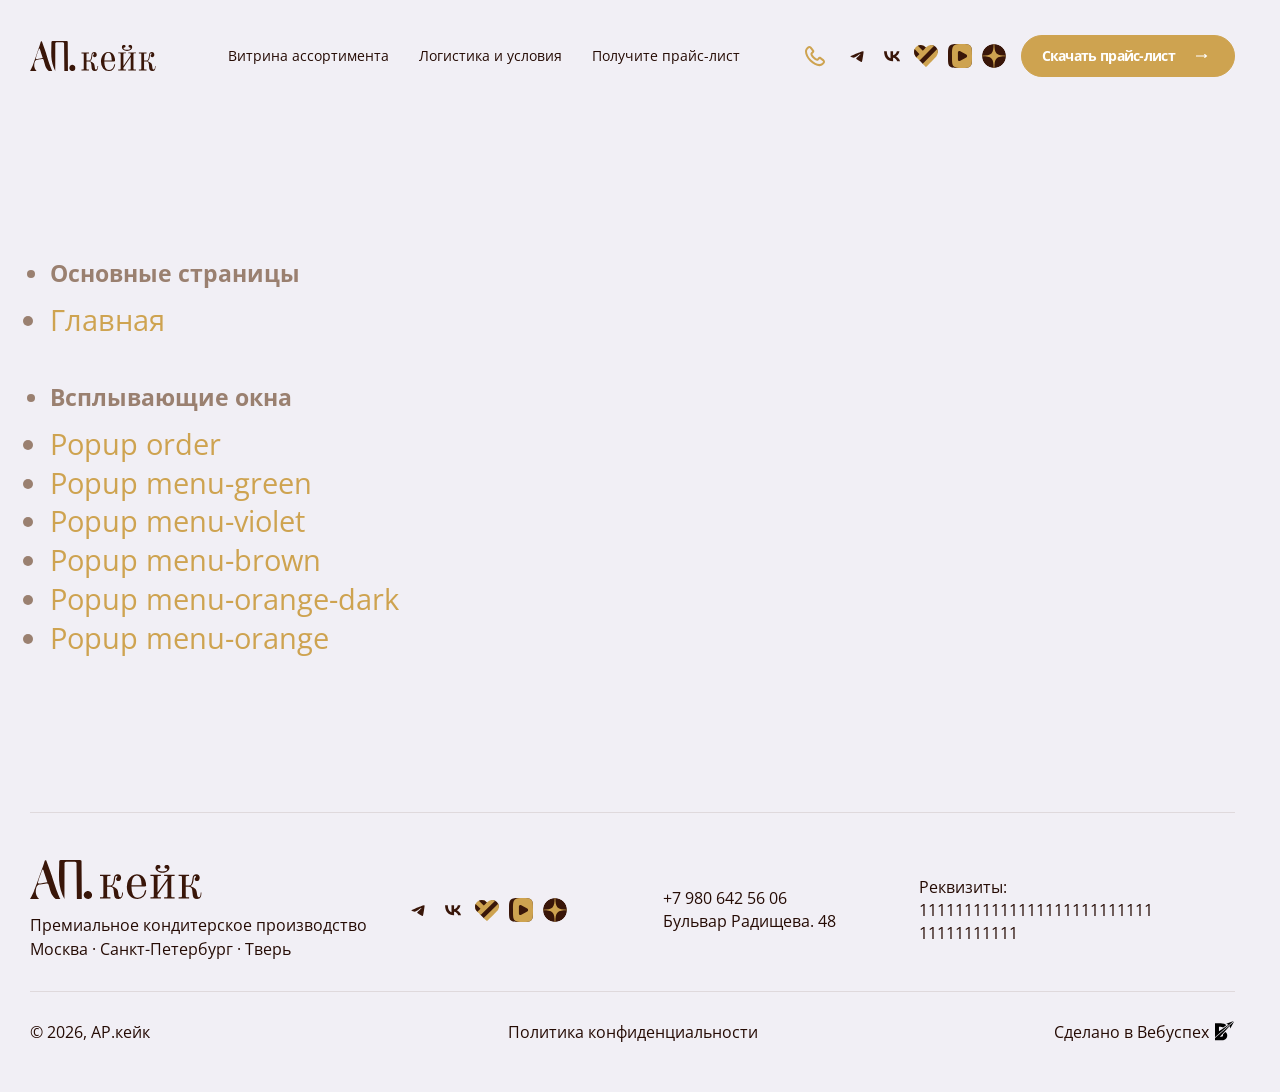
<file: index.html>
<!DOCTYPE html>
<html lang="ru">
    <head>
        <title>Главная</title>
        <meta http-equiv="X-UA-Compatible" content="IE=edge" />
        <meta charset="utf-8" />
        <meta name="keywords" content="" />
        <meta name="description" content="" />
        <meta name="author" content="" />
        <meta name="viewport" content="width=device-width, initial-scale=1.0" />
        <link rel="stylesheet" href="./css/reset.css" />
        <link rel="stylesheet" href="./css/fancybox.css" />
        <link rel="stylesheet" href="./css/swiper-bundle.min.css" />

        <script src="./js/swiper-bundle.min.js" defer></script>
        <script src="./js/inputmask.min.js" defer></script>
        <script src="./js/fancybox.umd.js" defer></script>
        <script src="./js/scripts.js" defer></script>
        <link rel="stylesheet" href="./css/style.css" />
    </head>
    <body>
        <!-- wrap -->
        <div class="wrap">
            <!-- header -->
            <header class="header">
                <div class="inner-wrap">
                    <div class="logo-inner-wrap">
                        <a href="" class="logo">
                            <img src="./img/main/logo.svg" alt="" />
                        </a>
                    </div>
                    <div class="menu-inner-wrap js-popup-wrap">
                        <a href="" class="btn-popup btn-action-ico ico-menu js-btn-popup-toggle"></a>
                        <div class="menu-content-block js-popup-block">
                            <div class="menu-wrap">
                                <ul class="menu">
                                    <li>
                                        <a href="#section01" class="btn-menu">
                                            <div class="button-title">Витрина ассортимента</div>
                                        </a>
                                    </li>
                                    <li>
                                        <a href="#section02" class="btn-menu">
                                            <div class="button-title">Логистика и условия</div>
                                        </a>
                                    </li>
                                    <li>
                                        <a href="#section03" class="btn-menu">
                                            <div class="button-title">Получите прайс-лист</div>
                                        </a>
                                    </li>
                                </ul>
                            </div>
                            <div class="phone-wrap">
                                <a href="tel:89806425606" class="btn-phone">+7 980 642 56 06</a>
                            </div>
                            <div class="soc-wrap">
                                <a href="" class="btn-action-ico button-soc">
                                    <img src="./img/icons/soc-tg.svg" alt="" />
                                </a>
                                <a href="" class="btn-action-ico button-soc">
                                    <img src="./img/icons/soc-vk.svg" alt="" />
                                </a>
                                <a href="" class="btn-action-ico button-soc">
                                    <img src="./img/icons/soc-like.svg" alt="" />
                                </a>
                                <a href="" class="btn-action-ico button-soc">
                                    <img src="./img/icons/soc-play.svg" alt="" />
                                </a>
                                <a href="" class="btn-action-ico button-soc">
                                    <img src="./img/icons/soc-dzen.svg" alt="" />
                                </a>
                            </div>
                            <div class="action-wrap">
                                <a href="" class="btn button-arrow js-popup-open" data-popup="popup-order">
                                    <div class="button-title">Скачать прайс-лист</div>
                                </a>
                            </div>
                        </div>
                    </div>
                    <div class="mobile-actions-wrap">
                        <a href="" class="btn-action-ico">
                            <img src="./img/icons/question.svg" alt="" />
                        </a>
                        <a href="tel:89806425606" class="btn-action-ico">
                            <img src="./img/icons/phone.svg" alt="" />
                        </a>
                    </div>
                </div>
            </header>
            <!-- /header -->
            <!-- page -->
            <div class="page-full">
                <br />
                <br />
                <br />
                <br />
                <br />
                <style>
                    .ul-menu {
                        font-size: 1.5em;
                        line-height: 1.15;
                    }
                    .ul-menu li {
                        padding-left: 0;
                        margin: 0;
                    }
                    .ul-menu li a {
                        display: inline-block;
                        padding: 3px 0;
                    }
                    .ul-menu li:before {
                        display: none;
                    }
                    .ul-menu .li-sep {
                        font-size: 0.8em;
                        font-weight: bold;
                        margin-top: 2em;
                        padding-bottom: 0.6em;
                    }
                    .ul-menu .li-sep:first-child {
                        margin-top: 0;
                    }
                </style>
                <ul class="ul-menu">
                    <li class="li-sep">Основные страницы</li>
                    <li><a href="main.html">Главная</a></li>

                    <li class="li-sep">Всплывающие окна</li>
                    <li><a href="" class="js-popup-open" data-popup="popup-order">Popup order</a></li>
                    <li><a href="" class="js-popup-open" data-popup="popup-menu-green">Popup menu-green</a></li>
                    <li><a href="" class="js-popup-open" data-popup="popup-menu-violet">Popup menu-violet</a></li>
                    <li><a href="" class="js-popup-open" data-popup="popup-menu-brown">Popup menu-brown</a></li>
                    <li>
                        <a href="" class="js-popup-open" data-popup="popup-menu-orange-dark">Popup menu-orange-dark</a>
                    </li>
                    <li><a href="" class="js-popup-open" data-popup="popup-menu-orange">Popup menu-orange</a></li>
                </ul>
                <br />
                <br />
                <br />
                <br />
                <br />
            </div>
            <!-- /page -->

            <!-- footer -->
            <footer class="footer">
                <!--footer-main-panel-->
                <div class="footer-main-panel cnt-section item-animation item-atop">
                    <div class="inner-wrap">
                        <div class="logo-info-wrap">
                            <div class="logo-wrap">
                                <a href="" class="logo">
                                    <img src="./img/main/logo.svg" alt="" />
                                </a>
                            </div>
                            <div class="info-wrap">
                                <p>
                                    Премиальное кондитерское производство
                                    <br />
                                    Москва · Санкт-Петербург · Тверь
                                </p>
                            </div>
                        </div>
                        <div class="soc-wrap">
                            <a href="" class="btn-action-ico button-soc">
                                <img src="./img/icons/soc-tg.svg" alt="" />
                            </a>
                            <a href="" class="btn-action-ico button-soc">
                                <img src="./img/icons/soc-vk.svg" alt="" />
                            </a>
                            <a href="" class="btn-action-ico button-soc">
                                <img src="./img/icons/soc-like.svg" alt="" />
                            </a>
                            <a href="" class="btn-action-ico button-soc">
                                <img src="./img/icons/soc-play.svg" alt="" />
                            </a>
                            <a href="" class="btn-action-ico button-soc">
                                <img src="./img/icons/soc-dzen.svg" alt="" />
                            </a>
                        </div>
                        <div class="contacts-wrap">
                            <p>
                                <a href="tel:89806425606">+7 980 642 56 06</a>
                                <br />
                                Бульвар Радищева. 48
                            </p>
                        </div>
                        <div class="rk-wrap">
                            <p>
                                Реквизиты:
                                <br />
                                11111111111111111111111111
                                <br />
                                11111111111
                            </p>
                        </div>
                    </div>
                </div>
                <!--/footer-main-panel-->
                <!--footer-bottom-panel-->
                <div class="footer-bottom-panel cnt-section item-animation item-atop">
                    <div class="inner-wrap">
                        <div class="info-inner-wrap">
                            <div class="info-wrap">
                                <p>© 2026, AP.кейк</p>
                            </div>
                            <div class="info-wrap">
                                <p><a href="">Политика конфиденциальности</a></p>
                            </div>
                            <div class="info-wrap">
                                <p>
                                    Сделано в
                                    <a href="">
                                        Вебуспех
                                        <img src="./img/main/studio.svg" alt="" />
                                    </a>
                                </p>
                            </div>
                        </div>
                    </div>
                </div>
                <!--/footer-bottom-panel-->
            </footer>
            <!-- /footer -->
        </div>
        <!-- /wrap -->

        <!-- popups (всплывающие окна) -->
        <!--popup-outer-box-->
        <div class="popup-outer-box" id="popup-order">
            <div class="popup-box">
                <a href="" class="btn-popup-close btn-action-ico ico-close js-popup-close"></a>
                <div class="popup-title-wrap">
                    <div class="popup-title">Получите прайс и&nbsp;попробуйте наши десерты</div>
                    <p>Оставьте заявку — пришлём каталог и обсудим условия первого тестового заказа</p>
                </div>
                <div class="popup-content-wrap">
                    <div class="order-form-box">
                        <form action="/" class="form-inner-wrap">
                            <div class="form-content">
                                <div class="frm-row">
                                    <div class="frm-field">
                                        <div class="frm-field-input">
                                            <input type="text" class="form-input" placeholder="Имя" />
                                        </div>
                                    </div>
                                </div>
                                <div class="frm-row">
                                    <div class="frm-field">
                                        <div class="frm-field-input">
                                            <input type="text" class="form-input" placeholder="Название заведения" />
                                        </div>
                                    </div>
                                </div>
                                <div class="frm-row">
                                    <div class="frm-field field-half">
                                        <div class="frm-field-input">
                                            <input type="tel" class="form-input" placeholder="Телефон" />
                                        </div>
                                    </div>
                                    <div class="frm-field field-half">
                                        <div class="frm-field-input">
                                            <input
                                                list="listpopup"
                                                type="text"
                                                class="form-input form-input-select"
                                                placeholder="Город"
                                            />
                                            <datalist id="listpopup">
                                                <option>Пункт списка</option>
                                                <option>Пункт списка</option>
                                                <option>Пункт списка</option>
                                                <option>Пункт списка</option>
                                                <option>Пункт списка</option>
                                            </datalist>
                                        </div>
                                    </div>
                                </div>
                                <div class="frm-row-submit">
                                    <div class="frm-field field-info">
                                        <div class="frm-select">
                                            <input type="checkbox" id="formpopup" />
                                            <label for="formpopup">
                                                Даю согласие на обработку
                                                <a href="">персональных данных</a>
                                            </label>
                                        </div>
                                    </div>
                                    <div class="frm-field field-submit">
                                        <button type="submit" class="btn button-arrow">
                                            <div class="button-ico">
                                                <img src="./img/icons/file.svg" alt="" />
                                            </div>
                                            <div class="button-title">Получить прайс и условия сотрудничества</div>
                                        </button>
                                    </div>
                                </div>
                            </div>
                        </form>
                    </div>
                </div>
            </div>
        </div>
        <!--/popup-outer-box-->

        <!--popup-outer-box-->
        <div class="popup-outer-box popup-menu" id="popup-menu-green">
            <div class="popup-box">
                <a href="" class="btn-popup-close btn-action-ico ico-close js-popup-close"></a>
                <div class="popup-title-wrap">
                    <div class="popup-title">Макароны</div>
                    <p>Полный ассортимент, условия дистрибьюции и&nbsp;сеточные скидки — в нашем каталоге</p>
                </div>
                <div class="popup-content-wrap">
                    <div class="order-form-box">
                        <div class="form-inner-wrap">
                            <div class="items-wrap">
                                <!--item wrap-->
                                <div class="item-wrap">
                                    <div class="item-tile-catalog-price tile-green">
                                        <div class="tile-photo-wrap">
                                            <div class="elm-photo photo-cover">
                                                <img src="./img/pricegreen01.jpg" alt="" />
                                            </div>
                                        </div>
                                        <div class="tile-info-wrap">
                                            <div class="tile-title-wrap">
                                                <div class="tile-title h5-title">Макарон основной 4–4,5 см</div>
                                                <div class="tile-info">
                                                    32+ вкуса
                                                    <br />
                                                    ганаш с фруктовым · сырным · ореховым центром
                                                </div>
                                                <div class="tile-unit">16–28 г</div>
                                            </div>
                                            <div class="tile-total-wrap">
                                                <div class="tile-unit">16–28 г</div>
                                                <div class="tile-total">
                                                    от
                                                    <b class="tile-total-value">70 ₽/шт.</b>
                                                </div>
                                            </div>
                                        </div>
                                    </div>
                                </div>
                                <!--/item wrap-->
                                <!--item wrap-->
                                <div class="item-wrap">
                                    <div class="item-tile-catalog-price tile-green">
                                        <div class="tile-photo-wrap">
                                            <div class="elm-photo photo-cover">
                                                <img src="./img/pricegreen02.jpg" alt="" />
                                            </div>
                                        </div>
                                        <div class="tile-info-wrap">
                                            <div class="tile-title-wrap">
                                                <div class="tile-title h5-title">Мини-макарон 3 см</div>
                                                <div class="tile-info">
                                                    начинка ганаш
                                                    <br />
                                                    (увеличенный срок после дефростации)
                                                </div>
                                                <div class="tile-unit">16–28 г</div>
                                            </div>
                                            <div class="tile-total-wrap">
                                                <div class="tile-unit">16–28 г</div>
                                                <div class="tile-total">
                                                    от
                                                    <b class="tile-total-value">190 ₽/шт.</b>
                                                </div>
                                            </div>
                                        </div>
                                    </div>
                                </div>
                                <!--/item wrap-->
                                <!--item wrap-->
                                <div class="item-wrap">
                                    <div class="item-tile-catalog-price tile-green">
                                        <div class="tile-photo-wrap">
                                            <div class="elm-photo photo-cover">
                                                <img src="./img/pricegreen03.jpg" alt="" />
                                            </div>
                                        </div>
                                        <div class="tile-info-wrap">
                                            <div class="tile-title-wrap">
                                                <div class="tile-title h5-title">Макарон 4,3 см</div>
                                                <div class="tile-unit">16–28 г</div>
                                            </div>
                                            <div class="tile-total-wrap">
                                                <div class="tile-unit">16–28 г</div>
                                                <div class="tile-total">
                                                    от
                                                    <b class="tile-total-value">190 ₽/шт.</b>
                                                </div>
                                            </div>
                                        </div>
                                    </div>
                                </div>
                                <!--/item wrap-->
                                <!--item wrap-->
                                <div class="item-wrap">
                                    <div class="item-tile-catalog-info tile-green tile-light">
                                        <div class="tile-title-wrap">
                                            <div class="tile-title text-att">Вкусы в разработке</div>
                                        </div>
                                        <div class="tile-info-wrap">
                                            <p>
                                                Медовик · Крем-брюле · Попкорн · Пряник · Дом-апельсин · Сникерс ·
                                                Тирамису
                                            </p>
                                        </div>
                                    </div>
                                </div>
                                <!--/item wrap-->
                            </div>
                            <div class="form-content">
                                <div class="frm-row-submit">
                                    <div class="frm-field field-submit">
                                        <button type="button" class="btn button-arrow">
                                            <div class="button-ico">
                                                <img src="./img/icons/file.svg" alt="" />
                                            </div>
                                            <div class="button-title">Получить прайс и условия сотрудничества</div>
                                        </button>
                                    </div>
                                </div>
                            </div>
                        </div>
                    </div>
                </div>
            </div>
        </div>
        <!--/popup-outer-box-->

        <!--popup-outer-box-->
        <div class="popup-outer-box popup-menu" id="popup-menu-violet">
            <div class="popup-box">
                <a href="" class="btn-popup-close btn-action-ico ico-close js-popup-close"></a>
                <div class="popup-title-wrap">
                    <div class="popup-title">Муссовые десерты и&nbsp;макарон-торты</div>
                    <p>Полный ассортимент, условия дистрибьюции и&nbsp;сеточные скидки — в нашем каталоге</p>
                </div>
                <div class="popup-content-wrap">
                    <div class="order-form-box">
                        <div class="form-inner-wrap">
                            <div class="items-wrap">
                                <!--item wrap-->
                                <div class="item-wrap">
                                    <div class="item-tile-catalog-price tile-violet">
                                        <div class="tile-photo-wrap">
                                            <div class="elm-photo photo-cover">
                                                <img src="./img/priceviolet01.jpg" alt="" />
                                            </div>
                                        </div>
                                        <div class="tile-info-wrap">
                                            <div class="tile-title-wrap">
                                                <div class="tile-title h5-title">
                                                    Тирамису / Макарон-торт «Ракушка» с вафлей (большой)
                                                </div>
                                                <div class="tile-info">
                                                    начинка ганаш
                                                    <br />
                                                    (увеличенный срок после дефростации)
                                                </div>
                                                <div class="tile-unit">16–28 г</div>
                                            </div>
                                            <div class="tile-total-wrap">
                                                <div class="tile-unit">16–28 г</div>
                                                <div class="tile-total">
                                                    от
                                                    <b class="tile-total-value">35 ₽/шт.</b>
                                                </div>
                                            </div>
                                        </div>
                                    </div>
                                </div>
                                <!--/item wrap-->
                                <!--item wrap-->
                                <div class="item-wrap">
                                    <div class="item-tile-catalog-price tile-violet">
                                        <div class="tile-photo-wrap">
                                            <div class="elm-photo photo-cover">
                                                <img src="./img/priceviolet02.jpg" alt="" />
                                            </div>
                                        </div>
                                        <div class="tile-info-wrap">
                                            <div class="tile-title-wrap">
                                                <div class="tile-title h5-title">Макарон «Дубайский XXL»</div>
                                                <div class="tile-unit">16–28 г</div>
                                            </div>
                                            <div class="tile-total-wrap">
                                                <div class="tile-unit">16–28 г</div>
                                                <div class="tile-total">
                                                    от
                                                    <b class="tile-total-value">190 ₽/шт.</b>
                                                </div>
                                            </div>
                                        </div>
                                    </div>
                                </div>
                                <!--/item wrap-->
                                <!--item wrap-->
                                <div class="item-wrap">
                                    <div class="item-tile-catalog-price tile-violet">
                                        <div class="tile-photo-wrap">
                                            <div class="elm-photo photo-cover">
                                                <img src="./img/priceviolet03.jpg" alt="" />
                                            </div>
                                        </div>
                                        <div class="tile-info-wrap">
                                            <div class="tile-title-wrap">
                                                <div class="tile-title h5-title">Муссовое пирожное (11 вкусов)</div>
                                                <div class="tile-unit">16–28 г</div>
                                            </div>
                                            <div class="tile-total-wrap">
                                                <div class="tile-unit">16–28 г</div>
                                                <div class="tile-total">
                                                    от
                                                    <b class="tile-total-value">180 ₽/шт.</b>
                                                </div>
                                            </div>
                                        </div>
                                    </div>
                                </div>
                                <!--/item wrap-->
                                <!--item wrap-->
                                <div class="item-wrap">
                                    <div class="item-tile-catalog-price tile-violet">
                                        <div class="tile-photo-wrap">
                                            <div class="elm-photo photo-cover">
                                                <img src="./img/priceviolet04.jpg" alt="" />
                                            </div>
                                        </div>
                                        <div class="tile-info-wrap">
                                            <div class="tile-title-wrap">
                                                <div class="tile-title h5-title">Муссовое пирожное ½</div>
                                                <div class="tile-unit">16–28 г</div>
                                            </div>
                                            <div class="tile-total-wrap">
                                                <div class="tile-unit">16–28 г</div>
                                                <div class="tile-total">
                                                    от
                                                    <b class="tile-total-value">70 ₽/шт.</b>
                                                </div>
                                            </div>
                                        </div>
                                    </div>
                                </div>
                                <!--/item wrap-->
                                <!--item wrap-->
                                <div class="item-wrap">
                                    <div class="item-tile-catalog-price tile-violet">
                                        <div class="tile-photo-wrap">
                                            <div class="elm-photo photo-cover">
                                                <img src="./img/priceviolet05.jpg" alt="" />
                                            </div>
                                        </div>
                                        <div class="tile-info-wrap">
                                            <div class="tile-title-wrap">
                                                <div class="tile-title h5-title">Муссовый макарон</div>
                                                <div class="tile-unit">16–28 г</div>
                                            </div>
                                            <div class="tile-total-wrap">
                                                <div class="tile-unit">16–28 г</div>
                                                <div class="tile-total">
                                                    от
                                                    <b class="tile-total-value">190 ₽/шт.</b>
                                                </div>
                                            </div>
                                        </div>
                                    </div>
                                </div>
                                <!--/item wrap-->
                                <!--item wrap-->
                                <div class="item-wrap">
                                    <div class="item-tile-catalog-info tile-violet tile-light">
                                        <div class="tile-title-wrap">
                                            <div class="tile-title">Вкусы муссовых</div>
                                        </div>
                                        <div class="tile-info-wrap">
                                            <p>
                                                Клубника-лайм-базилик · Банан-молочный шоколад-маракуйя · Орео ·
                                                Лаванда-чёрная смородина · Черника-йогурт · Черника-груша-грецкий орех ·
                                                Манго-маракуйя-шоколад · Вишня-шоколад · Морковный · Чёрная
                                                смородина-лимон · Карамель-фундук
                                            </p>
                                        </div>
                                    </div>
                                </div>
                                <!--/item wrap-->
                            </div>
                            <div class="form-content">
                                <div class="frm-row-submit">
                                    <div class="frm-field field-submit">
                                        <button type="button" class="btn button-arrow">
                                            <div class="button-ico">
                                                <img src="./img/icons/file.svg" alt="" />
                                            </div>
                                            <div class="button-title">Получить прайс и условия сотрудничества</div>
                                        </button>
                                    </div>
                                </div>
                            </div>
                        </div>
                    </div>
                </div>
            </div>
        </div>
        <!--/popup-outer-box-->

        <!--popup-outer-box-->
        <div class="popup-outer-box popup-menu" id="popup-menu-brown">
            <div class="popup-box">
                <a href="" class="btn-popup-close btn-action-ico ico-close js-popup-close"></a>
                <div class="popup-title-wrap">
                    <div class="popup-title">Классические пирожные и&nbsp;чизкейки</div>
                    <p>Полный ассортимент, условия дистрибьюции и&nbsp;сеточные скидки — в нашем каталоге</p>
                </div>
                <div class="popup-content-wrap">
                    <div class="order-form-box">
                        <div class="form-inner-wrap">
                            <div class="items-wrap">
                                <!--item wrap-->
                                <div class="item-wrap">
                                    <div class="item-tile-catalog-price tile-brown">
                                        <div class="tile-photo-wrap">
                                            <div class="elm-photo photo-cover">
                                                <img src="./img/pricebrown01.jpg" alt="" />
                                            </div>
                                        </div>
                                        <div class="tile-info-wrap">
                                            <div class="tile-title-wrap">
                                                <div class="tile-title h5-title">
                                                    Чизкейк «Дубайский»
                                                    <br />
                                                    (круглый)
                                                </div>
                                                <div class="tile-unit">16–28 г</div>
                                            </div>
                                            <div class="tile-total-wrap">
                                                <div class="tile-unit">16–28 г</div>
                                                <div class="tile-total">
                                                    от
                                                    <b class="tile-total-value">100 ₽/шт.</b>
                                                </div>
                                            </div>
                                        </div>
                                    </div>
                                </div>
                                <!--/item wrap-->
                                <!--item wrap-->
                                <div class="item-wrap">
                                    <div class="item-tile-catalog-price tile-brown">
                                        <div class="tile-photo-wrap">
                                            <div class="elm-photo photo-cover">
                                                <img src="./img/pricebrown02.jpg" alt="" />
                                            </div>
                                        </div>
                                        <div class="tile-info-wrap">
                                            <div class="tile-title-wrap">
                                                <div class="tile-title h5-title">
                                                    Классическое пирожное
                                                    <br />
                                                    (13 вкусов)
                                                </div>
                                                <div class="tile-unit">16–28 г</div>
                                            </div>
                                            <div class="tile-total-wrap">
                                                <div class="tile-unit">16–28 г</div>
                                                <div class="tile-total">
                                                    от
                                                    <b class="tile-total-value">90 ₽/шт.</b>
                                                </div>
                                            </div>
                                        </div>
                                    </div>
                                </div>
                                <!--/item wrap-->
                                <!--item wrap-->
                                <div class="item-wrap">
                                    <div class="item-tile-catalog-price tile-brown">
                                        <div class="tile-photo-wrap">
                                            <div class="elm-photo photo-cover">
                                                <img src="./img/pricebrown03.jpg" alt="" />
                                            </div>
                                        </div>
                                        <div class="tile-info-wrap">
                                            <div class="tile-title-wrap">
                                                <div class="tile-title h5-title">Мини «Птичка» / «Птичка фисташка»</div>
                                                <div class="tile-unit">16–28 г</div>
                                            </div>
                                            <div class="tile-total-wrap">
                                                <div class="tile-unit">16–28 г</div>
                                                <div class="tile-total">
                                                    от
                                                    <b class="tile-total-value">150 ₽/шт.</b>
                                                </div>
                                            </div>
                                        </div>
                                    </div>
                                </div>
                                <!--/item wrap-->
                                <!--item wrap-->
                                <div class="item-wrap">
                                    <div class="item-tile-catalog-price tile-brown">
                                        <div class="tile-photo-wrap">
                                            <div class="elm-photo photo-cover">
                                                <img src="./img/pricebrown04.jpg" alt="" />
                                            </div>
                                        </div>
                                        <div class="tile-info-wrap">
                                            <div class="tile-title-wrap">
                                                <div class="tile-title h5-title">Мини «Черника-груша»</div>
                                                <div class="tile-unit">16–28 г</div>
                                            </div>
                                            <div class="tile-total-wrap">
                                                <div class="tile-unit">16–28 г</div>
                                                <div class="tile-total">
                                                    от
                                                    <b class="tile-total-value">250 ₽/шт.</b>
                                                </div>
                                            </div>
                                        </div>
                                    </div>
                                </div>
                                <!--/item wrap-->
                                <!--item wrap-->
                                <div class="item-wrap">
                                    <div class="item-tile-catalog-price tile-brown">
                                        <div class="tile-photo-wrap">
                                            <div class="elm-photo photo-cover">
                                                <img src="./img/pricebrown05.jpg" alt="" />
                                            </div>
                                        </div>
                                        <div class="tile-info-wrap">
                                            <div class="tile-title-wrap">
                                                <div class="tile-title h5-title">Мини чизкейк «Дубайский»</div>
                                                <div class="tile-unit">16–28 г</div>
                                            </div>
                                            <div class="tile-total-wrap">
                                                <div class="tile-unit">16–28 г</div>
                                                <div class="tile-total">
                                                    от
                                                    <b class="tile-total-value">150 ₽/шт.</b>
                                                </div>
                                            </div>
                                        </div>
                                    </div>
                                </div>
                                <!--/item wrap-->
                                <!--item wrap-->
                                <div class="item-wrap">
                                    <div class="item-tile-catalog-price tile-brown">
                                        <div class="tile-photo-wrap">
                                            <div class="elm-photo photo-cover">
                                                <img src="./img/pricebrown06.jpg" alt="" />
                                            </div>
                                        </div>
                                        <div class="tile-info-wrap">
                                            <div class="tile-title-wrap">
                                                <div class="tile-title h5-title">
                                                    Классические мини-пирожные, прямоугольники
                                                </div>
                                                <div class="tile-unit">16–28 г</div>
                                            </div>
                                            <div class="tile-total-wrap">
                                                <div class="tile-unit">16–28 г</div>
                                                <div class="tile-total">
                                                    от
                                                    <b class="tile-total-value">30 ₽/шт.</b>
                                                </div>
                                            </div>
                                        </div>
                                    </div>
                                </div>
                                <!--/item wrap-->
                                <!--item wrap-->
                                <div class="item-wrap">
                                    <div class="item-tile-catalog-info tile-brown tile-light">
                                        <div class="tile-title-wrap">
                                            <div class="tile-title">Вкусы классики</div>
                                        </div>
                                        <div class="tile-info-wrap">
                                            <p>
                                                Три шоколада · Чизкейк клубника · Чизкейк манго-маракуйя · Чизкейк Орео
                                                · Черника-грецкий орех-груша · Тарт лимон · Птичье молоко фисташковое ·
                                                Птичье молоко классическое · Вишня-шоколад · Персик-йогурт-маракуйя ·
                                                Малина-кокос · Медовик · Красный бархат
                                            </p>
                                        </div>
                                    </div>
                                </div>
                                <!--/item wrap-->
                            </div>
                            <div class="form-content">
                                <div class="frm-row-submit">
                                    <div class="frm-field field-submit">
                                        <button type="button" class="btn button-arrow">
                                            <div class="button-ico">
                                                <img src="./img/icons/file.svg" alt="" />
                                            </div>
                                            <div class="button-title">Получить прайс и условия сотрудничества</div>
                                        </button>
                                    </div>
                                </div>
                            </div>
                        </div>
                    </div>
                </div>
            </div>
        </div>
        <!--/popup-outer-box-->

        <!--popup-outer-box-->
        <div class="popup-outer-box popup-menu" id="popup-menu-orange-dark">
            <div class="popup-box">
                <a href="" class="btn-popup-close btn-action-ico ico-close js-popup-close"></a>
                <div class="popup-title-wrap">
                    <div class="popup-title">Торты</div>
                    <p>Полный ассортимент, условия дистрибьюции и&nbsp;сеточные скидки — в нашем каталоге</p>
                </div>
                <div class="popup-content-wrap">
                    <div class="order-form-box">
                        <div class="form-inner-wrap">
                            <div class="items-wrap">
                                <!--item wrap-->
                                <div class="item-wrap">
                                    <div class="item-tile-catalog-price tile-orange-dark">
                                        <div class="tile-photo-wrap">
                                            <div class="elm-photo photo-cover">
                                                <img src="./img/priceorange-dark01.jpg" alt="" />
                                            </div>
                                        </div>
                                        <div class="tile-info-wrap">
                                            <div class="tile-title-wrap">
                                                <div class="tile-title h5-title">Торт</div>
                                                <div class="tile-info">порция / целый торт</div>
                                                <div class="tile-unit">16–28 г</div>
                                            </div>
                                            <div class="tile-total-wrap">
                                                <div class="tile-unit">16–28 г</div>
                                                <div class="tile-total">
                                                    от
                                                    <b class="tile-total-value">275 ₽/порция</b>
                                                </div>
                                            </div>
                                        </div>
                                    </div>
                                </div>
                                <!--/item wrap-->
                                <!--item wrap-->
                                <div class="item-wrap">
                                    <div class="item-tile-catalog-price tile-orange-dark">
                                        <div class="tile-photo-wrap">
                                            <div class="elm-photo photo-cover">
                                                <img src="./img/priceorange-dark02.jpg" alt="" />
                                            </div>
                                        </div>
                                        <div class="tile-info-wrap">
                                            <div class="tile-title-wrap">
                                                <div class="tile-title h5-title">Торт порционно</div>
                                                <div class="tile-unit">16–28 г</div>
                                            </div>
                                            <div class="tile-total-wrap">
                                                <div class="tile-unit">16–28 г</div>
                                                <div class="tile-total">
                                                    от
                                                    <b class="tile-total-value">160 ₽/порция</b>
                                                    <br />
                                                    <b class="tile-total-value">1280 ₽/торт</b>
                                                </div>
                                            </div>
                                        </div>
                                    </div>
                                </div>
                                <!--/item wrap-->
                                <!--item wrap-->
                                <div class="item-wrap">
                                    <div class="item-tile-catalog-price tile-orange-dark">
                                        <div class="tile-photo-wrap">
                                            <div class="elm-photo photo-cover">
                                                <img src="./img/priceorange-dark03.jpg" alt="" />
                                            </div>
                                        </div>
                                        <div class="tile-info-wrap">
                                            <div class="tile-title-wrap">
                                                <div class="tile-title h5-title">Торт мини</div>
                                                <div class="tile-unit">16–28 г</div>
                                            </div>
                                            <div class="tile-total-wrap">
                                                <div class="tile-unit">16–28 г</div>
                                                <div class="tile-total">
                                                    от
                                                    <b class="tile-total-value">60 ₽/шт.</b>
                                                </div>
                                            </div>
                                        </div>
                                    </div>
                                </div>
                                <!--/item wrap-->
                                <!--item wrap-->
                                <div class="item-wrap">
                                    <div class="item-tile-catalog-price tile-orange-dark">
                                        <div class="tile-photo-wrap">
                                            <div class="elm-photo photo-cover">
                                                <img src="./img/priceorange-dark04.jpg" alt="" />
                                            </div>
                                        </div>
                                        <div class="tile-info-wrap">
                                            <div class="tile-title-wrap">
                                                <div class="tile-title h5-title">Торт мини</div>
                                                <div class="tile-unit">16–28 г</div>
                                            </div>
                                            <div class="tile-total-wrap">
                                                <div class="tile-unit">16–28 г</div>
                                                <div class="tile-total">
                                                    от
                                                    <b class="tile-total-value">60 ₽/шт.</b>
                                                </div>
                                            </div>
                                        </div>
                                    </div>
                                </div>
                                <!--/item wrap-->
                                <!--item wrap-->
                                <div class="item-wrap">
                                    <div class="item-tile-catalog-price tile-orange-dark">
                                        <div class="tile-photo-wrap">
                                            <div class="elm-photo photo-cover">
                                                <img src="./img/priceorange-dark05.jpg" alt="" />
                                            </div>
                                        </div>
                                        <div class="tile-info-wrap">
                                            <div class="tile-title-wrap">
                                                <div class="tile-title h5-title">Торт</div>
                                                <div class="tile-unit">16–28 г</div>
                                            </div>
                                            <div class="tile-total-wrap">
                                                <div class="tile-unit">16–28 г</div>
                                                <div class="tile-total">
                                                    от
                                                    <b class="tile-total-value">130 ₽/шт.</b>
                                                </div>
                                            </div>
                                        </div>
                                    </div>
                                </div>
                                <!--/item wrap-->
                                <!--item wrap-->
                                <div class="item-wrap">
                                    <div class="item-tile-catalog-price tile-orange-dark">
                                        <div class="tile-photo-wrap">
                                            <div class="elm-photo photo-cover">
                                                <img src="./img/priceorange-dark06.jpg" alt="" />
                                            </div>
                                        </div>
                                        <div class="tile-info-wrap">
                                            <div class="tile-title-wrap">
                                                <div class="tile-title h5-title">Торт мини</div>
                                                <div class="tile-unit">16–28 г</div>
                                            </div>
                                            <div class="tile-total-wrap">
                                                <div class="tile-unit">16–28 г</div>
                                                <div class="tile-total">
                                                    от
                                                    <b class="tile-total-value">25 ₽/шт.</b>
                                                </div>
                                            </div>
                                        </div>
                                    </div>
                                </div>
                                <!--/item wrap-->
                                <!--item wrap-->
                                <div class="item-wrap">
                                    <div class="item-tile-catalog-price tile-orange-dark">
                                        <div class="tile-photo-wrap">
                                            <div class="elm-photo photo-cover">
                                                <img src="./img/priceorange-dark07.jpg" alt="" />
                                            </div>
                                        </div>
                                        <div class="tile-info-wrap">
                                            <div class="tile-title-wrap">
                                                <div class="tile-title h5-title">Торт-основа без декора*</div>
                                                <div class="tile-unit">16–28 г</div>
                                            </div>
                                            <div class="tile-total-wrap">
                                                <div class="tile-unit">16–28 г</div>
                                                <div class="tile-total">
                                                    от
                                                    <b class="tile-total-value">110 ₽/порция</b>
                                                </div>
                                            </div>
                                        </div>
                                    </div>
                                </div>
                                <!--/item wrap-->
                                <!--item wrap-->
                                <div class="item-wrap">
                                    <div class="item-tile-catalog-price tile-orange-dark">
                                        <div class="tile-photo-wrap">
                                            <div class="elm-photo photo-cover">
                                                <img src="./img/priceorange-dark08.jpg" alt="" />
                                            </div>
                                        </div>
                                        <div class="tile-info-wrap">
                                            <div class="tile-title-wrap">
                                                <div class="tile-title h5-title">Торт с декором*</div>
                                                <div class="tile-unit">16–28 г</div>
                                            </div>
                                            <div class="tile-total-wrap">
                                                <div class="tile-unit">16–28 г</div>
                                                <div class="tile-total">
                                                    от
                                                    <b class="tile-total-value">130 ₽/порция</b>
                                                </div>
                                            </div>
                                        </div>
                                    </div>
                                </div>
                                <!--/item wrap-->
                            </div>
                            <div class="form-content">
                                <div class="frm-row-submit">
                                    <div class="frm-field field-submit">
                                        <button type="button" class="btn button-arrow">
                                            <div class="button-ico">
                                                <img src="./img/icons/file.svg" alt="" />
                                            </div>
                                            <div class="button-title">Получить прайс и условия сотрудничества</div>
                                        </button>
                                    </div>
                                </div>
                            </div>
                        </div>
                    </div>
                </div>
            </div>
        </div>
        <!--/popup-outer-box-->

        <!--popup-outer-box-->
        <div class="popup-outer-box popup-menu" id="popup-menu-orange">
            <div class="popup-box">
                <a href="" class="btn-popup-close btn-action-ico ico-close js-popup-close"></a>
                <div class="popup-title-wrap">
                    <div class="popup-title">Сопутствующие продукты</div>
                    <p>Полный ассортимент, условия дистрибьюции и&nbsp;сеточные скидки — в нашем каталоге</p>
                </div>
                <div class="popup-content-wrap">
                    <div class="order-form-box">
                        <div class="form-inner-wrap">
                            <div class="items-wrap">
                                <!--item wrap-->
                                <div class="item-wrap">
                                    <div class="item-tile-catalog-price tile-orange">
                                        <div class="tile-photo-wrap">
                                            <div class="elm-photo photo-cover">
                                                <img src="./img/priceorange01.jpg" alt="" />
                                            </div>
                                        </div>
                                        <div class="tile-info-wrap">
                                            <div class="tile-title-wrap">
                                                <div class="tile-title h5-title">
                                                    Десерт мини
                                                    <br />
                                                    (хранение 0…+5 °C)
                                                </div>
                                                <div class="tile-unit">16–28 г</div>
                                            </div>
                                            <div class="tile-total-wrap">
                                                <div class="tile-unit">16–28 г</div>
                                                <div class="tile-total">
                                                    от
                                                    <b class="tile-total-value">25 ₽/шт.</b>
                                                    <br />
                                                    <b class="tile-total-value">350 ₽/6 шт.</b>
                                                </div>
                                            </div>
                                        </div>
                                    </div>
                                </div>
                                <!--/item wrap-->
                                <!--item wrap-->
                                <div class="item-wrap">
                                    <div class="item-tile-catalog-price tile-orange">
                                        <div class="tile-photo-wrap">
                                            <div class="elm-photo photo-cover">
                                                <img src="./img/priceorange02.jpg" alt="" />
                                            </div>
                                        </div>
                                        <div class="tile-info-wrap">
                                            <div class="tile-title-wrap">
                                                <div class="tile-title h5-title">
                                                    Десерт мини
                                                    <br />
                                                    (комнатное хранение)
                                                </div>
                                                <div class="tile-unit">16–28 г</div>
                                            </div>
                                            <div class="tile-total-wrap">
                                                <div class="tile-unit">16–28 г</div>
                                                <div class="tile-total">
                                                    от
                                                    <b class="tile-total-value">15 ₽/шт.</b>
                                                </div>
                                            </div>
                                        </div>
                                    </div>
                                </div>
                                <!--/item wrap-->
                                <!--item wrap-->
                                <div class="item-wrap">
                                    <div class="item-tile-catalog-price tile-orange">
                                        <div class="tile-photo-wrap">
                                            <div class="elm-photo photo-cover">
                                                <img src="./img/priceorange03.jpg" alt="" />
                                            </div>
                                        </div>
                                        <div class="tile-info-wrap">
                                            <div class="tile-title-wrap">
                                                <div class="tile-title h5-title">Печенье</div>
                                                <div class="tile-unit">16–28 г</div>
                                            </div>
                                            <div class="tile-total-wrap">
                                                <div class="tile-unit">16–28 г</div>
                                                <div class="tile-total">
                                                    от
                                                    <b class="tile-total-value">100 ₽/шт.</b>
                                                </div>
                                            </div>
                                        </div>
                                    </div>
                                </div>
                                <!--/item wrap-->
                                <!--item wrap-->
                                <div class="item-wrap">
                                    <div class="item-tile-catalog-price tile-orange">
                                        <div class="tile-photo-wrap">
                                            <div class="elm-photo photo-cover">
                                                <img src="./img/priceorange04.jpg" alt="" />
                                            </div>
                                        </div>
                                        <div class="tile-info-wrap">
                                            <div class="tile-title-wrap">
                                                <div class="tile-title h5-title">Соус Лимончелло / Апероль</div>
                                                <div class="tile-unit">16–28 г</div>
                                            </div>
                                            <div class="tile-total-wrap">
                                                <div class="tile-unit">16–28 г</div>
                                                <div class="tile-total">
                                                    от
                                                    <b class="tile-total-value">200 ₽/шт.</b>
                                                </div>
                                            </div>
                                        </div>
                                    </div>
                                </div>
                                <!--/item wrap-->
                                <!--item wrap-->
                                <div class="item-wrap">
                                    <div class="item-tile-catalog-price tile-orange">
                                        <div class="tile-photo-wrap">
                                            <div class="elm-photo photo-cover">
                                                <img src="./img/priceorange05.jpg" alt="" />
                                            </div>
                                        </div>
                                        <div class="tile-info-wrap">
                                            <div class="tile-title-wrap">
                                                <div class="tile-title h5-title">Соус Лимончелло / Апероль</div>
                                                <div class="tile-unit">16–28 г</div>
                                            </div>
                                            <div class="tile-total-wrap">
                                                <div class="tile-unit">16–28 г</div>
                                                <div class="tile-total">
                                                    от
                                                    <b class="tile-total-value">130 ₽/шт.</b>
                                                </div>
                                            </div>
                                        </div>
                                    </div>
                                </div>
                                <!--/item wrap-->
                            </div>
                            <div class="form-content">
                                <div class="frm-row-submit">
                                    <div class="frm-field field-submit">
                                        <button type="button" class="btn button-arrow">
                                            <div class="button-ico">
                                                <img src="./img/icons/file.svg" alt="" />
                                            </div>
                                            <div class="button-title">Получить прайс и условия сотрудничества</div>
                                        </button>
                                    </div>
                                </div>
                            </div>
                        </div>
                    </div>
                </div>
            </div>
        </div>
        <!--/popup-outer-box-->
    </body>
</html>
</file>
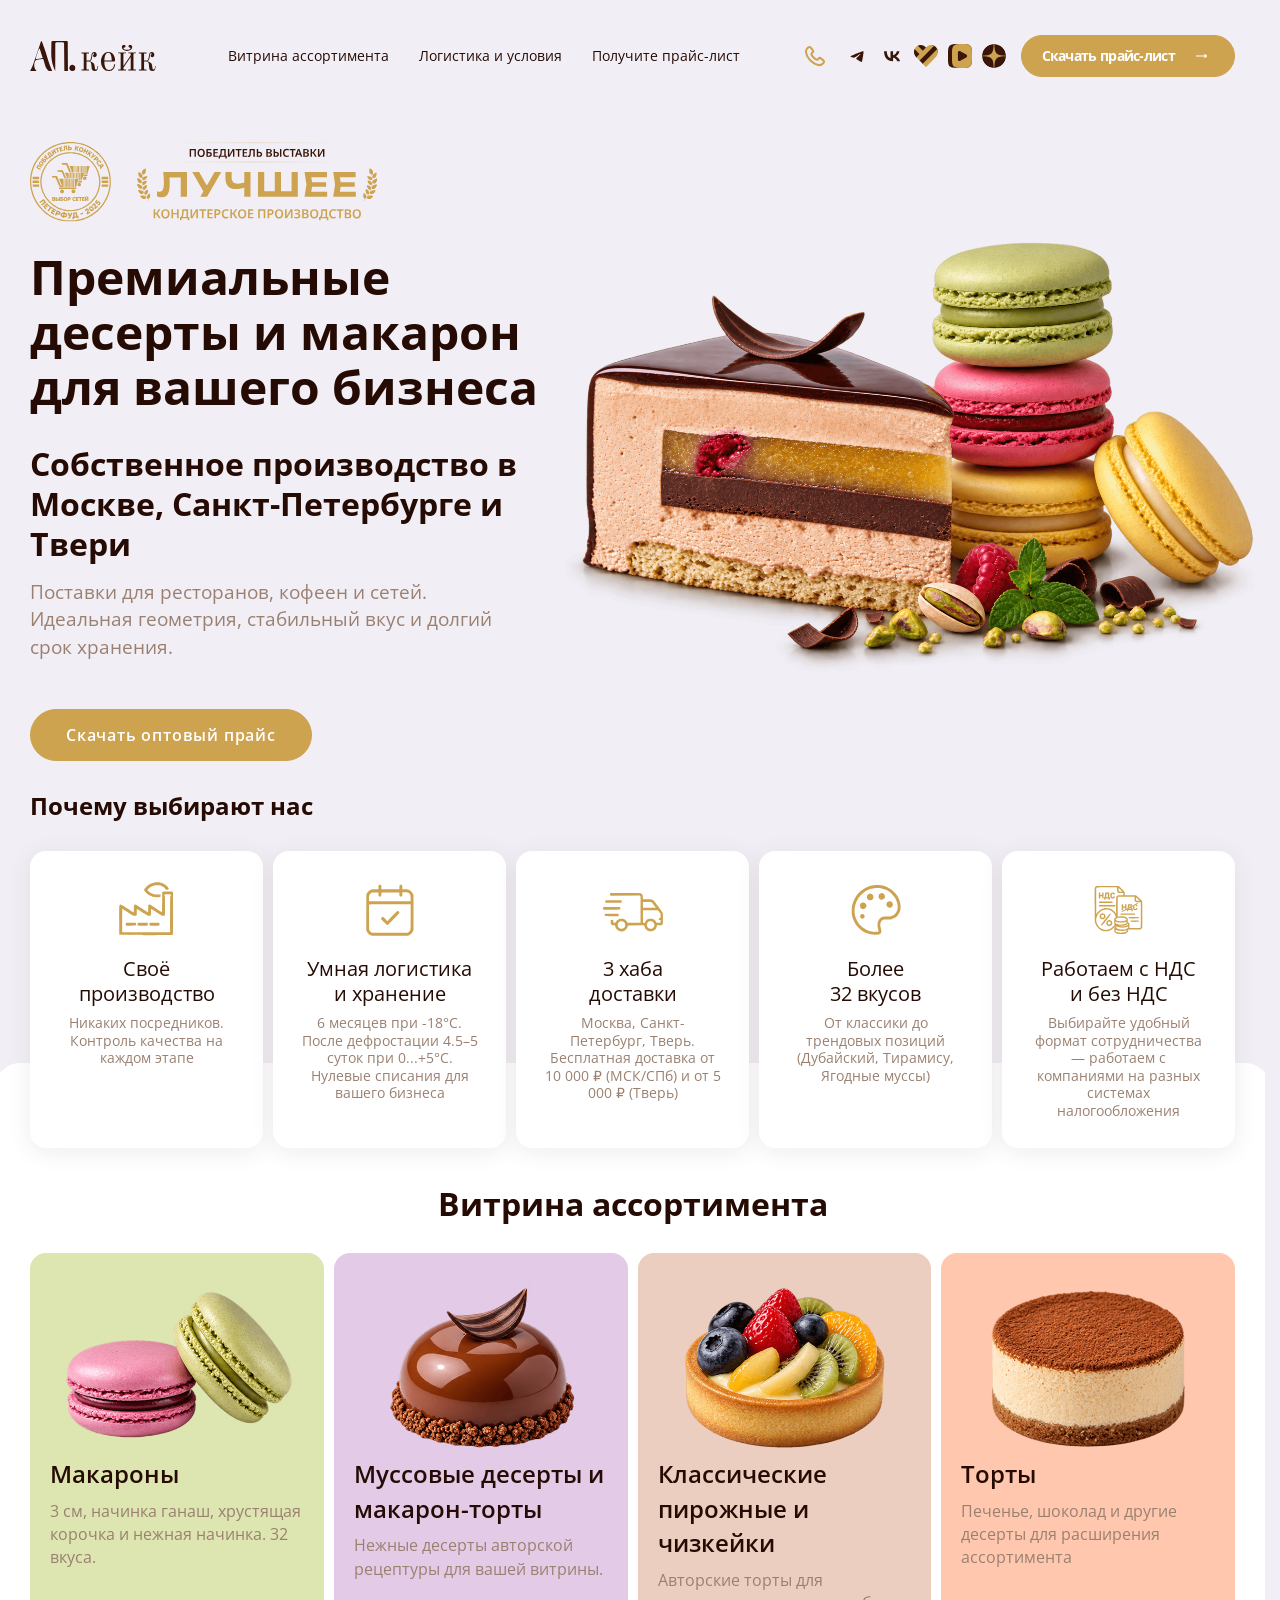
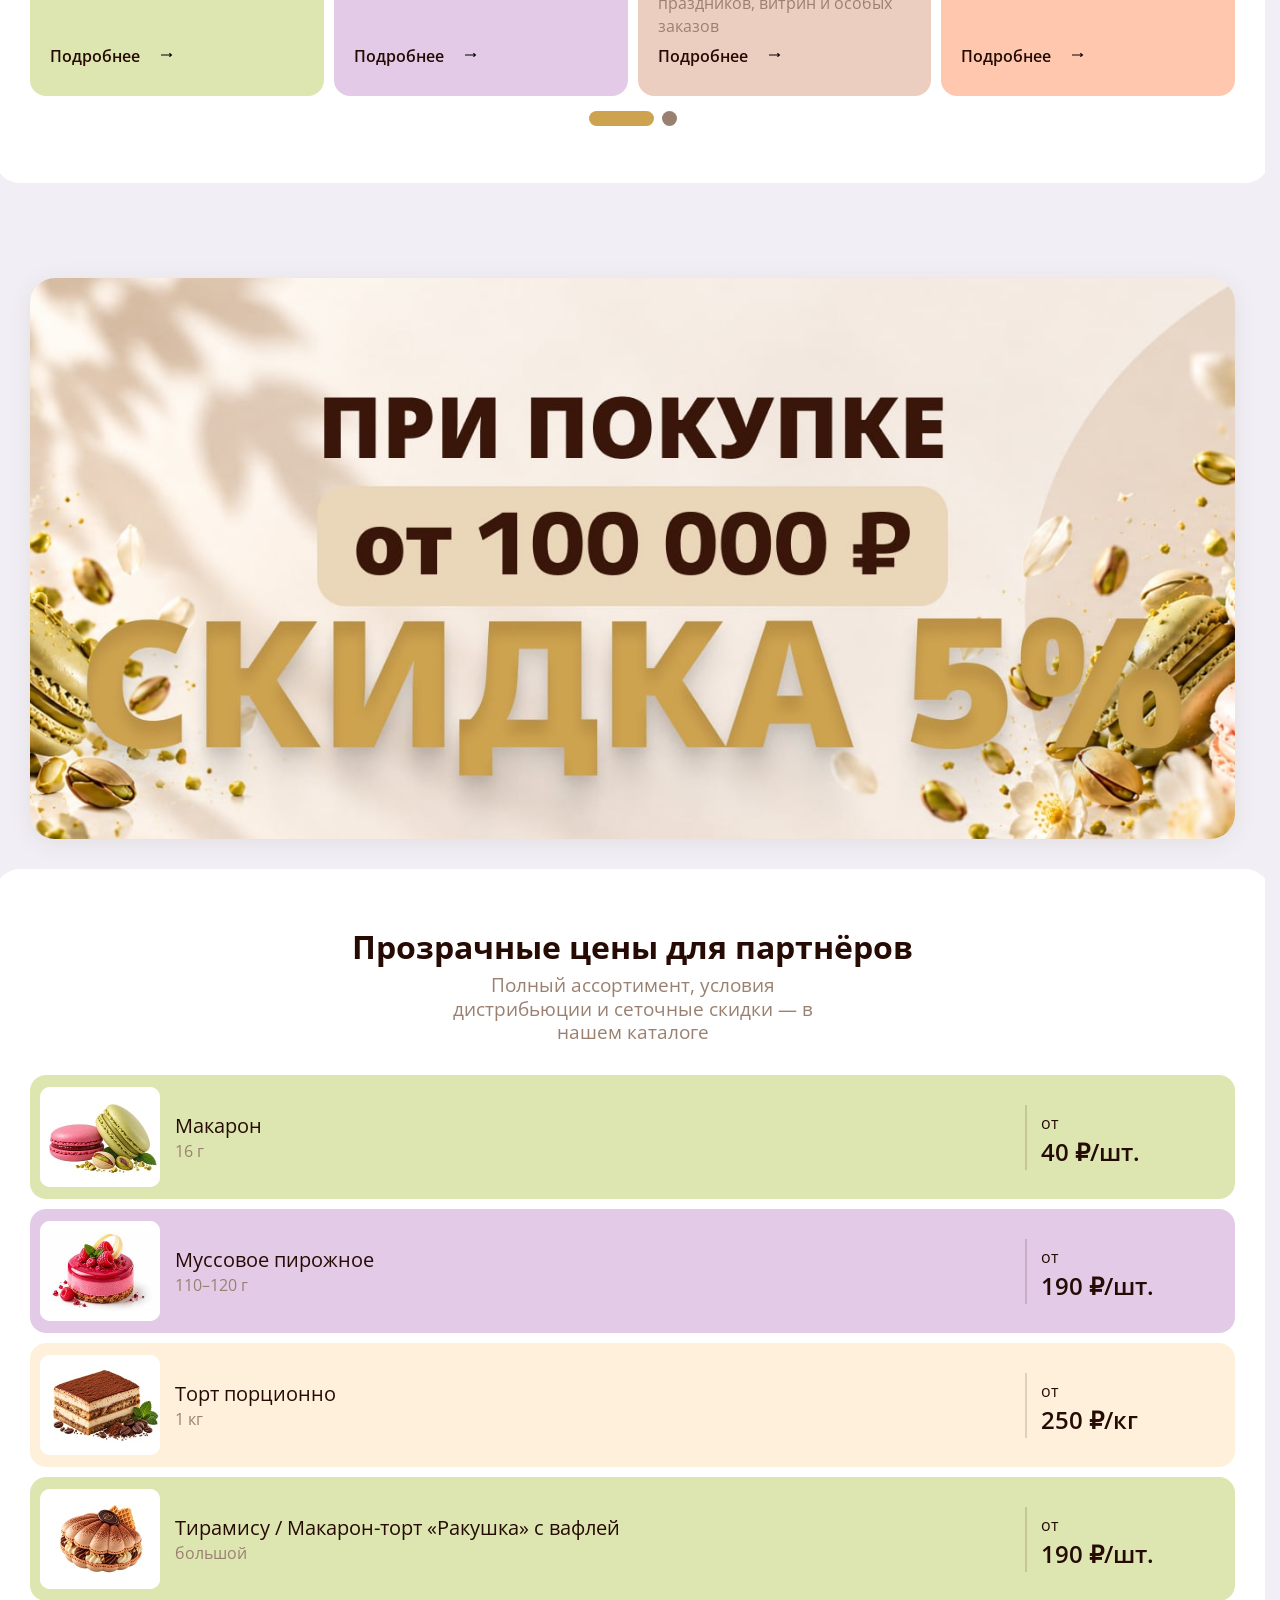
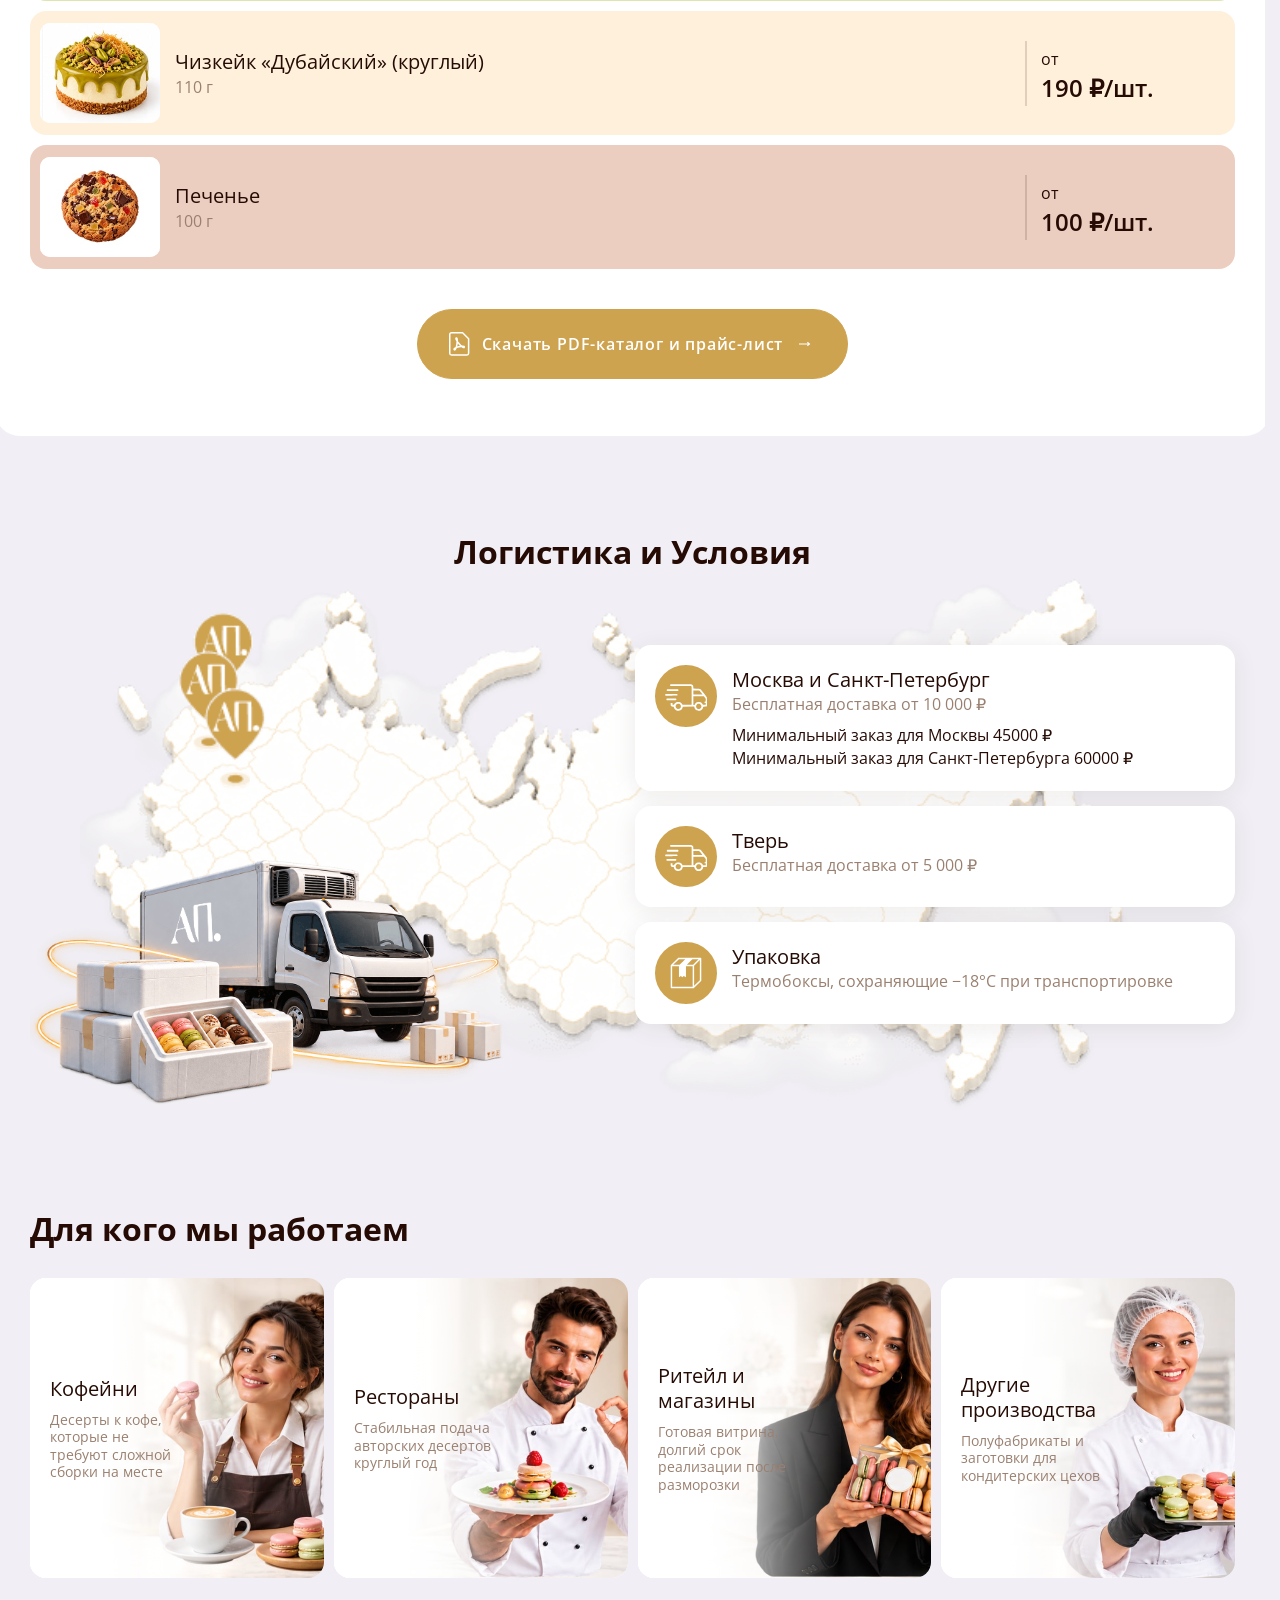
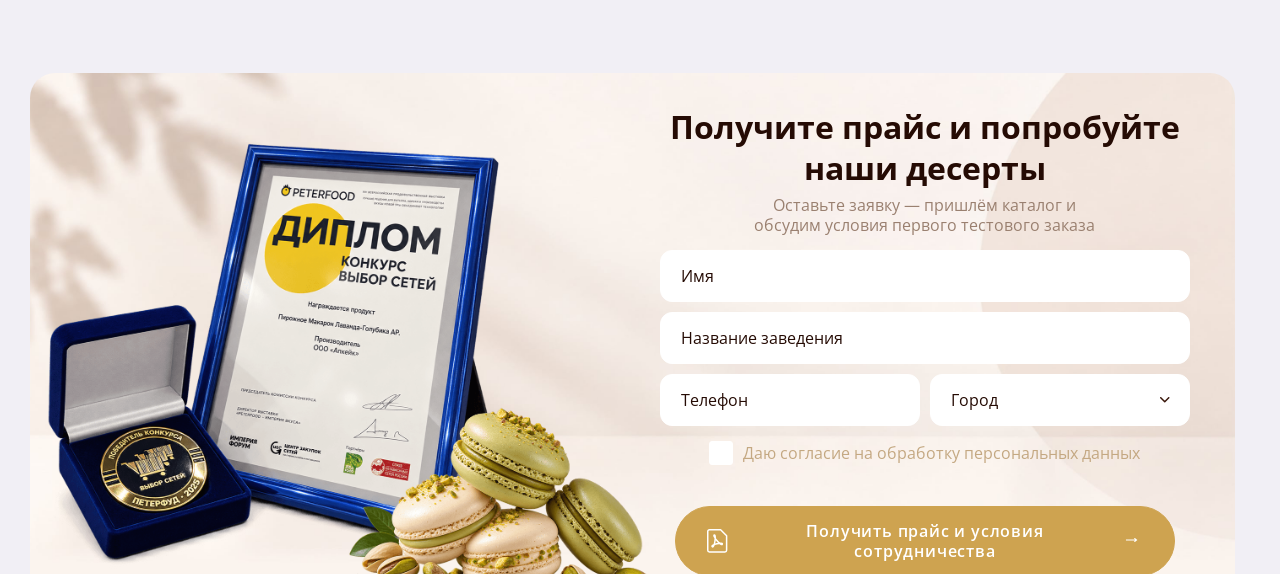
<file: main.html>
<!DOCTYPE html>
<html lang="ru">
    <head>
        <title>Главная</title>
        <meta http-equiv="X-UA-Compatible" content="IE=edge" />
        <meta charset="utf-8" />
        <meta name="keywords" content="" />
        <meta name="description" content="" />
        <meta name="author" content="" />
        <meta name="viewport" content="width=device-width, initial-scale=1.0" />
        <link rel="stylesheet" href="./css/reset.css" />
        <link rel="stylesheet" href="./css/fancybox.css" />
        <link rel="stylesheet" href="./css/swiper-bundle.min.css" />

        <script src="./js/swiper-bundle.min.js" defer></script>
        <script src="./js/inputmask.min.js" defer></script>
        <script src="./js/fancybox.umd.js" defer></script>
        <script src="./js/scripts.js" defer></script>
        <link rel="stylesheet" href="./css/style.css" />
    </head>
    <body>
        <!-- wrap -->
        <div class="wrap">
            <!-- header -->
            <header class="header">
                <div class="inner-wrap">
                    <div class="logo-inner-wrap">
                        <a href="" class="logo">
                            <img src="./img/main/logo.svg" alt="" />
                        </a>
                    </div>
                    <div class="menu-inner-wrap js-popup-wrap">
                        <a href="" class="btn-popup btn-action-ico ico-menu js-btn-popup-toggle"></a>
                        <div class="menu-content-block js-popup-block">
                            <div class="menu-wrap">
                                <ul class="menu">
                                    <li>
                                        <a href="#section01" class="btn-menu">
                                            <div class="button-title">Витрина ассортимента</div>
                                        </a>
                                    </li>
                                    <li>
                                        <a href="#section02" class="btn-menu">
                                            <div class="button-title">Логистика и условия</div>
                                        </a>
                                    </li>
                                    <li>
                                        <a href="#section03" class="btn-menu">
                                            <div class="button-title">Получите прайс-лист</div>
                                        </a>
                                    </li>
                                </ul>
                            </div>
                            <div class="phone-wrap">
                                <a href="tel:89806425606" class="btn-phone">+7 980 642 56 06</a>
                            </div>
                            <div class="soc-wrap">
                                <a href="" class="btn-action-ico button-soc">
                                    <img src="./img/icons/soc-tg.svg" alt="" />
                                </a>
                                <a href="" class="btn-action-ico button-soc">
                                    <img src="./img/icons/soc-vk.svg" alt="" />
                                </a>
                                <a href="" class="btn-action-ico button-soc">
                                    <img src="./img/icons/soc-like.svg" alt="" />
                                </a>
                                <a href="" class="btn-action-ico button-soc">
                                    <img src="./img/icons/soc-play.svg" alt="" />
                                </a>
                                <a href="" class="btn-action-ico button-soc">
                                    <img src="./img/icons/soc-dzen.svg" alt="" />
                                </a>
                            </div>
                            <div class="action-wrap">
                                <a href="" class="btn button-arrow js-popup-open" data-popup="popup-order">
                                    <div class="button-title">Скачать прайс-лист</div>
                                </a>
                            </div>
                        </div>
                    </div>
                    <div class="mobile-actions-wrap">
                        <a href="" class="btn-action-ico">
                            <img src="./img/icons/question.svg" alt="" />
                        </a>
                        <a href="tel:89806425606" class="btn-action-ico">
                            <img src="./img/icons/phone.svg" alt="" />
                        </a>
                    </div>
                </div>
            </header>
            <!-- /header -->
            <!-- page -->
            <div class="page-full">
                <!--lead-box-->
                <div class="lead-box mb-section-small">
                    <div class="info-inner-wrap item-animation item-atop">
                        <div class="logo">
                            <img src="./img/award.svg" alt="" />
                        </div>
                        <h1 class="h1-title">Премиальные десерты и макарон для вашего бизнеса</h1>
                        <h2 class="h2-title">Собственное производство в Москве, Санкт-Петербурге и Твери</h2>
                        <p>
                            Поставки для ресторанов, кофеен и сетей.
                            <br />
                            Идеальная геометрия, стабильный вкус и долгий срок хранения.
                        </p>
                        <a href="" class="btn js-popup-open" data-popup="popup-order">
                            <div class="button-title">Скачать оптовый прайс</div>
                        </a>
                    </div>
                    <div class="photo-inner-wrap item-animation item-atop">
                        <div class="photo-wrap">
                            <div class="elm-photo">
                                <img src="./img/lead.png" alt="" />
                            </div>
                        </div>
                    </div>
                </div>
                <!--/lead-box-->

                <!--title-box-->
                <div class="title-box text-dleft item-animation item-atop">
                    <h2 class="h3-title section-title">Почему выбирают нас</h2>
                </div>
                <!--/title-box-->

                <!--tiles-box-->
                <div class="tiles-box mb-section-small">
                    <div class="items-wrap">
                        <!--item wrap-->
                        <div class="item-wrap item-animation item-atop">
                            <div class="item-tile-info">
                                <div class="elm-ico">
                                    <img src="./img/icons/01.svg" alt="" />
                                </div>
                                <div class="tile-info-wrap">
                                    <div class="tile-title">
                                        Своё
                                        <br />
                                        производство
                                    </div>
                                    <p>
                                        Никаких посредников.
                                        <br />
                                        Контроль качества на каждом этапе
                                    </p>
                                </div>
                            </div>
                        </div>
                        <!--/item wrap-->
                        <!--item wrap-->
                        <div class="item-wrap item-animation item-atop">
                            <div class="item-tile-info">
                                <div class="elm-ico">
                                    <img src="./img/icons/02.svg" alt="" />
                                </div>
                                <div class="tile-info-wrap">
                                    <div class="tile-title">
                                        Умная логистика
                                        <br />
                                        и&nbsp;хранение
                                    </div>
                                    <p>
                                        6 месяцев при -18°С.
                                        <br />
                                        После дефростации 4.5–5 суток при 0...+5°С. Нулевые списания для вашего бизнеса
                                    </p>
                                </div>
                            </div>
                        </div>
                        <!--/item wrap-->
                        <!--item wrap-->
                        <div class="item-wrap item-animation item-atop">
                            <div class="item-tile-info">
                                <div class="elm-ico">
                                    <img src="./img/icons/03.svg" alt="" />
                                </div>
                                <div class="tile-info-wrap">
                                    <div class="tile-title">
                                        3 хаба
                                        <br />
                                        доставки
                                    </div>
                                    <p>
                                        Москва, Санкт-Петербург, Тверь. Бесплатная доставка от 10 000 ₽ (МСК/СПб) и от 5
                                        000 ₽ (Тверь)
                                    </p>
                                </div>
                            </div>
                        </div>
                        <!--/item wrap-->
                        <!--item wrap-->
                        <div class="item-wrap item-animation item-atop">
                            <div class="item-tile-info">
                                <div class="elm-ico">
                                    <img src="./img/icons/04.svg" alt="" />
                                </div>
                                <div class="tile-info-wrap">
                                    <div class="tile-title">
                                        Более
                                        <br />
                                        32 вкусов
                                    </div>
                                    <p>От классики до трендовых позиций (Дубайский, Тирамису, Ягодные муссы)</p>
                                </div>
                            </div>
                        </div>
                        <!--/item wrap-->
                        <!--item wrap-->
                        <div class="item-wrap item-animation item-atop">
                            <div class="item-tile-info">
                                <div class="elm-ico">
                                    <img src="./img/icons/05.svg" alt="" />
                                </div>
                                <div class="tile-info-wrap">
                                    <div class="tile-title">
                                        Работаем с НДС
                                        <br />
                                        и без НДС
                                    </div>
                                    <p>
                                        Выбирайте удобный формат сотрудничества — работаем с компаниями на разных
                                        системах налогообложения
                                    </p>
                                </div>
                            </div>
                        </div>
                        <!--/item wrap-->
                    </div>
                </div>
                <!--/tiles-box-->

                <!--bg-section-box-->
                <div class="bg-section-box section-top-margin">
                    <!--title-box-->
                    <div class="title-box item-animation item-atop" id="section01">
                        <h2 class="h2-title section-title">Витрина ассортимента</h2>
                    </div>
                    <!--/title-box-->

                    <!--tiles-box-->
                    <div class="tiles-box">
                        <div class="slider-inner-wrap slider-tiles">
                            <div class="slider-wrap swiper">
                                <div class="slider swiper-wrapper">
                                    <!--sl-wrap-->
                                    <div class="sl-wrap swiper-slide item-animation item-atop">
                                        <div class="item-tile-catalog tile-hover tile-green">
                                            <a href="" class="tile-link"></a>
                                            <div class="tile-photo-wrap">
                                                <div class="elm-photo photo-contain">
                                                    <img src="./img/cat01.png" alt="" />
                                                </div>
                                            </div>
                                            <div class="tile-info-wrap">
                                                <div class="tile-title h4-title">Макароны</div>
                                                <div class="tile-info">
                                                    3 см, начинка ганаш, хрустящая корочка и нежная начинка. 32 вкуса.
                                                </div>
                                            </div>
                                            <div class="tile-action-wrap">
                                                <a href="" class="btn button-link button-arrow">
                                                    <div class="button-title">Подробнее</div>
                                                </a>
                                            </div>
                                        </div>
                                    </div>
                                    <!--/sl-wrap-->
                                    <!--sl-wrap-->
                                    <div class="sl-wrap swiper-slide item-animation item-atop">
                                        <div class="item-tile-catalog tile-hover tile-violet">
                                            <a href="" class="tile-link"></a>
                                            <div class="tile-photo-wrap">
                                                <div class="elm-photo photo-contain">
                                                    <img src="./img/cat02.png" alt="" />
                                                </div>
                                            </div>
                                            <div class="tile-info-wrap">
                                                <div class="tile-title h4-title">Муссовые десерты и макарон-торты</div>
                                                <div class="tile-info">
                                                    Нежные десерты авторской рецептуры для вашей витрины.
                                                </div>
                                            </div>
                                            <div class="tile-action-wrap">
                                                <a href="" class="btn button-link button-arrow">
                                                    <div class="button-title">Подробнее</div>
                                                </a>
                                            </div>
                                        </div>
                                    </div>
                                    <!--/sl-wrap-->
                                    <!--sl-wrap-->
                                    <div class="sl-wrap swiper-slide item-animation item-atop">
                                        <div class="item-tile-catalog tile-hover tile-brown">
                                            <a href="" class="tile-link"></a>
                                            <div class="tile-photo-wrap">
                                                <div class="elm-photo photo-contain">
                                                    <img src="./img/cat03.png" alt="" />
                                                </div>
                                            </div>
                                            <div class="tile-info-wrap">
                                                <div class="tile-title h4-title">Классические пирожные и чизкейки</div>
                                                <div class="tile-info">
                                                    Авторские торты для праздников, витрин и особых заказов
                                                </div>
                                            </div>
                                            <div class="tile-action-wrap">
                                                <a href="" class="btn button-link button-arrow">
                                                    <div class="button-title">Подробнее</div>
                                                </a>
                                            </div>
                                        </div>
                                    </div>
                                    <!--/sl-wrap-->
                                    <!--sl-wrap-->
                                    <div class="sl-wrap swiper-slide item-animation item-atop">
                                        <div class="item-tile-catalog tile-hover tile-orange-dark">
                                            <a href="" class="tile-link"></a>
                                            <div class="tile-photo-wrap">
                                                <div class="elm-photo photo-contain">
                                                    <img src="./img/cat04.png" alt="" />
                                                </div>
                                            </div>
                                            <div class="tile-info-wrap">
                                                <div class="tile-title h4-title">Торты</div>
                                                <div class="tile-info">
                                                    Печенье, шоколад и другие десерты для расширения ассортимента
                                                </div>
                                            </div>
                                            <div class="tile-action-wrap">
                                                <a href="" class="btn button-link button-arrow">
                                                    <div class="button-title">Подробнее</div>
                                                </a>
                                            </div>
                                        </div>
                                    </div>
                                    <!--/sl-wrap-->
                                    <!--sl-wrap-->
                                    <div class="sl-wrap swiper-slide item-animation item-atop">
                                        <div class="item-tile-catalog tile-hover tile-orange">
                                            <a href="" class="tile-link"></a>
                                            <div class="tile-photo-wrap">
                                                <div class="elm-photo photo-contain">
                                                    <img src="./img/cat05.png" alt="" />
                                                </div>
                                            </div>
                                            <div class="tile-info-wrap">
                                                <div class="tile-title h4-title">Сопутствующие продукты</div>
                                                <div class="tile-info">
                                                    Проверенная классика и современные вкусы для любого формата
                                                </div>
                                            </div>
                                            <div class="tile-action-wrap">
                                                <a href="" class="btn button-link button-arrow">
                                                    <div class="button-title">Подробнее</div>
                                                </a>
                                            </div>
                                        </div>
                                    </div>
                                    <!--/sl-wrap-->
                                </div>
                            </div>
                            <div class="slider-pagination slider-tiles-pagination"></div>
                        </div>
                    </div>
                    <!--/tiles-box-->
                </div>
                <!--/bg-section-box-->

                <!--action-box-->
                <div class="action-box mb-section-small">
                    <div class="items-wrap">
                        <!--item wrap-->
                        <div class="item-wrap item-animation item-atop">
                            <a href="" class="item-tile-action">
                                <picture class="elm-photo">
                                    <source srcset="./img/action-d.jpg" media="(min-width: 768px)" />
                                    <source srcset="./img/action-m.jpg" media="" />
                                    <img src="./img/action-d.jpg" alt="" />
                                </picture>
                            </a>
                        </div>
                        <!--/item wrap-->
                    </div>
                </div>
                <!--/action-box-->

                <!--bg-section-box-->
                <div class="bg-section-box">
                    <!--title-box-->
                    <div class="title-box item-animation item-atop">
                        <h2 class="h2-title section-title">Прозрачные цены для партнёров</h2>
                        <p>Полный ассортимент, условия дистрибьюции и&nbsp;сеточные скидки — в нашем каталоге</p>
                    </div>
                    <!--/title-box-->

                    <!--tiles-box-->
                    <div class="tiles-box">
                        <div class="items-wrap items-col">
                            <!--item wrap-->
                            <div class="item-wrap item-animation item-atop">
                                <div class="item-tile-catalog-price tile-green">
                                    <div class="tile-photo-wrap">
                                        <div class="elm-photo photo-cover">
                                            <img src="./img/price01.jpg" alt="" />
                                        </div>
                                    </div>
                                    <div class="tile-info-wrap">
                                        <div class="tile-title-wrap">
                                            <div class="tile-title h5-title">Макарон</div>
                                            <div class="tile-unit">16 г</div>
                                        </div>
                                        <div class="tile-total-wrap">
                                            <div class="tile-unit">16 г</div>
                                            <div class="tile-total">
                                                от
                                                <b class="tile-total-value">40 ₽/шт.</b>
                                            </div>
                                        </div>
                                    </div>
                                </div>
                            </div>
                            <!--/item wrap-->
                            <!--item wrap-->
                            <div class="item-wrap item-animation item-atop">
                                <div class="item-tile-catalog-price tile-violet">
                                    <div class="tile-photo-wrap">
                                        <div class="elm-photo photo-cover">
                                            <img src="./img/price02.jpg" alt="" />
                                        </div>
                                    </div>
                                    <div class="tile-info-wrap">
                                        <div class="tile-title-wrap">
                                            <div class="tile-title h5-title">Муссовое пирожное</div>
                                            <div class="tile-unit">110–120 г</div>
                                        </div>
                                        <div class="tile-total-wrap">
                                            <div class="tile-unit">110–120 г</div>
                                            <div class="tile-total">
                                                от
                                                <b class="tile-total-value">190 ₽/шт.</b>
                                            </div>
                                        </div>
                                    </div>
                                </div>
                            </div>
                            <!--/item wrap-->
                            <!--item wrap-->
                            <div class="item-wrap item-animation item-atop">
                                <div class="item-tile-catalog-price tile-orange">
                                    <div class="tile-photo-wrap">
                                        <div class="elm-photo photo-cover">
                                            <img src="./img/price03.jpg" alt="" />
                                        </div>
                                    </div>
                                    <div class="tile-info-wrap">
                                        <div class="tile-title-wrap">
                                            <div class="tile-title h5-title">Торт порционно</div>
                                            <div class="tile-unit">1 кг</div>
                                        </div>
                                        <div class="tile-total-wrap">
                                            <div class="tile-unit">1 кг</div>
                                            <div class="tile-total">
                                                от
                                                <b class="tile-total-value">250 ₽/кг</b>
                                            </div>
                                        </div>
                                    </div>
                                </div>
                            </div>
                            <!--/item wrap-->
                            <!--item wrap-->
                            <div class="item-wrap item-animation item-atop">
                                <div class="item-tile-catalog-price tile-green">
                                    <div class="tile-photo-wrap">
                                        <div class="elm-photo photo-cover">
                                            <img src="./img/price04.jpg" alt="" />
                                        </div>
                                    </div>
                                    <div class="tile-info-wrap">
                                        <div class="tile-title-wrap">
                                            <div class="tile-title h5-title">
                                                Тирамису / Макарон-торт «Ракушка» с вафлей
                                            </div>
                                            <div class="tile-unit">большой</div>
                                        </div>
                                        <div class="tile-total-wrap">
                                            <div class="tile-unit">большой</div>
                                            <div class="tile-total">
                                                от
                                                <b class="tile-total-value">190 ₽/шт.</b>
                                            </div>
                                        </div>
                                    </div>
                                </div>
                            </div>
                            <!--/item wrap-->
                            <!--item wrap-->
                            <div class="item-wrap item-animation item-atop">
                                <div class="item-tile-catalog-price tile-orange">
                                    <div class="tile-photo-wrap">
                                        <div class="elm-photo photo-cover">
                                            <img src="./img/price05.jpg" alt="" />
                                        </div>
                                    </div>
                                    <div class="tile-info-wrap">
                                        <div class="tile-title-wrap">
                                            <div class="tile-title h5-title">Чизкейк «Дубайский» (круглый)</div>
                                            <div class="tile-unit">110 г</div>
                                        </div>
                                        <div class="tile-total-wrap">
                                            <div class="tile-unit">110 г</div>
                                            <div class="tile-total">
                                                от
                                                <b class="tile-total-value">190 ₽/шт.</b>
                                            </div>
                                        </div>
                                    </div>
                                </div>
                            </div>
                            <!--/item wrap-->
                            <!--item wrap-->
                            <div class="item-wrap item-animation item-atop">
                                <div class="item-tile-catalog-price tile-brown">
                                    <div class="tile-photo-wrap">
                                        <div class="elm-photo photo-cover">
                                            <img src="./img/price06.jpg" alt="" />
                                        </div>
                                    </div>
                                    <div class="tile-info-wrap">
                                        <div class="tile-title-wrap">
                                            <div class="tile-title h5-title">Печенье</div>
                                            <div class="tile-unit">100 г</div>
                                        </div>
                                        <div class="tile-total-wrap">
                                            <div class="tile-unit">100 г</div>
                                            <div class="tile-total">
                                                от
                                                <b class="tile-total-value">100 ₽/шт.</b>
                                            </div>
                                        </div>
                                    </div>
                                </div>
                            </div>
                            <!--/item wrap-->
                        </div>
                        <div class="more-inner-wrap item-animation item-atop">
                            <a href="" class="btn button-arrow js-popup-open" data-popup="popup-order">
                                <div class="button-ico">
                                    <img src="./img/icons/file.svg" alt="" />
                                </div>
                                <div class="button-title">Скачать PDF-каталог и прайс-лист</div>
                            </a>
                        </div>
                    </div>
                    <!--/tiles-box-->
                </div>
                <!--/bg-section-box-->

                <!--title-box-->
                <div class="title-box item-animation item-atop">
                    <h2 class="h2-title section-title">Логистика и Условия</h2>
                </div>
                <!--/title-box-->

                <!--info-delivery-box-->
                <div class="info-delivery-box" id="section02">
                    <div class="photo-inner-wrap">
                        <div class="photo-first item-animation item-atop">
                            <picture class="elm-photo">
                                <source srcset="./img/map.png" media="(min-width: 768px)" />
                                <source srcset="./img/map-m.png" media="" />
                                <img src="./img/map.png" alt="" />
                            </picture>
                        </div>
                        <div class="photo-second item-animation item-atop">
                            <div class="elm-photo">
                                <img src="./img/map-photo.png" alt="" />
                            </div>
                        </div>
                    </div>
                    <div class="items-inner-wrap">
                        <div class="items-wrap">
                            <!--item wrap-->
                            <div class="item-wrap item-animation item-atop">
                                <div class="item-tile-info-second">
                                    <div class="elm-ico">
                                        <img src="./img/icons/delivery.svg" alt="" />
                                    </div>
                                    <div class="tile-info-wrap">
                                        <div class="tile-title h5-title">Москва и Санкт-Петербург</div>
                                        <p>Бесплатная доставка от 10 000 ₽</p>
                                        <div class="tile-title fsizeMedium">Минимальный заказ для Москвы 45000 ₽</div>
                                        <div class="tile-title fsizeMedium">
                                            Минимальный заказ для Санкт-Петербурга 60000 ₽
                                        </div>
                                    </div>
                                </div>
                            </div>
                            <!--/item wrap-->
                            <!--item wrap-->
                            <div class="item-wrap item-animation item-atop">
                                <div class="item-tile-info-second">
                                    <div class="elm-ico">
                                        <img src="./img/icons/delivery.svg" alt="" />
                                    </div>
                                    <div class="tile-info-wrap">
                                        <div class="tile-title h5-title">Тверь</div>
                                        <p>Бесплатная доставка от 5 000 ₽</p>
                                    </div>
                                </div>
                            </div>
                            <!--/item wrap-->
                            <!--item wrap-->
                            <div class="item-wrap item-animation item-atop">
                                <div class="item-tile-info-second">
                                    <div class="elm-ico">
                                        <img src="./img/icons/pack.svg" alt="" />
                                    </div>
                                    <div class="tile-info-wrap">
                                        <div class="tile-title h5-title">Упаковка</div>
                                        <p>Термобоксы, сохраняющие −18°С при транспортировке</p>
                                    </div>
                                </div>
                            </div>
                            <!--/item wrap-->
                        </div>
                    </div>
                </div>
                <!--/info-delivery-box-->

                <!--title-box-->
                <div class="title-box text-dleft item-animation item-atop">
                    <h2 class="h2-title section-title">Для кого мы работаем</h2>
                </div>
                <!--/title-box-->

                <!--tiles-box-->
                <div class="tiles-box">
                    <div class="slider-inner-wrap slider-tiles">
                        <div class="slider-wrap swiper">
                            <div class="slider swiper-wrapper">
                                <!--sl-wrap-->
                                <div class="sl-wrap swiper-slide item-animation item-atop">
                                    <div class="item-tile-work">
                                        <div class="tile-info-wrap">
                                            <div class="tile-title">Кофейни</div>
                                            <div class="tile-info">
                                                Десерты к кофе, которые не требуют сложной сборки на месте
                                            </div>
                                        </div>
                                        <div class="tile-photo-wrap">
                                            <div class="elm-photo">
                                                <img src="./img/01.jpg" alt="" />
                                            </div>
                                        </div>
                                    </div>
                                </div>
                                <!--/sl-wrap-->
                                <!--sl-wrap-->
                                <div class="sl-wrap swiper-slide item-animation item-atop">
                                    <div class="item-tile-work">
                                        <div class="tile-info-wrap">
                                            <div class="tile-title">Рестораны</div>
                                            <div class="tile-info">
                                                Стабильная подача авторских десертов круглый год
                                            </div>
                                        </div>
                                        <div class="tile-photo-wrap">
                                            <div class="elm-photo">
                                                <img src="./img/02.jpg" alt="" />
                                            </div>
                                        </div>
                                    </div>
                                </div>
                                <!--/sl-wrap-->
                                <!--sl-wrap-->
                                <div class="sl-wrap swiper-slide item-animation item-atop">
                                    <div class="item-tile-work">
                                        <div class="tile-info-wrap">
                                            <div class="tile-title">Ритейл и магазины</div>
                                            <div class="tile-info">
                                                Готовая витрина, долгий срок реализации после разморозки
                                            </div>
                                        </div>
                                        <div class="tile-photo-wrap">
                                            <div class="elm-photo">
                                                <img src="./img/03.jpg" alt="" />
                                            </div>
                                        </div>
                                    </div>
                                </div>
                                <!--/sl-wrap-->
                                <!--sl-wrap-->
                                <div class="sl-wrap swiper-slide item-animation item-atop">
                                    <div class="item-tile-work">
                                        <div class="tile-info-wrap">
                                            <div class="tile-title">Другие производства</div>
                                            <div class="tile-info">
                                                Полуфабрикаты и заготовки для кондитерских цехов
                                            </div>
                                        </div>
                                        <div class="tile-photo-wrap">
                                            <div class="elm-photo">
                                                <img src="./img/04.jpg" alt="" />
                                            </div>
                                        </div>
                                    </div>
                                </div>
                                <!--/sl-wrap-->
                            </div>
                        </div>
                        <div class="slider-pagination slider-tiles-pagination"></div>
                    </div>
                </div>
                <!--/tiles-box-->

                <!--order-form-box-->
                <div class="order-form-box" id="section03">
                    <form action="/" class="form-inner-wrap">
                        <div class="title-box item-animation item-atop">
                            <h2 class="h2-title section-title">Получите прайс и&nbsp;попробуйте наши десерты</h2>
                            <p>Оставьте заявку — пришлём каталог и обсудим условия первого тестового заказа</p>
                        </div>
                        <div class="form-content item-animation item-atop">
                            <div class="frm-row">
                                <div class="frm-field">
                                    <div class="frm-field-input">
                                        <input type="text" class="form-input" placeholder="Имя" />
                                    </div>
                                </div>
                            </div>
                            <div class="frm-row">
                                <div class="frm-field">
                                    <div class="frm-field-input">
                                        <input type="text" class="form-input" placeholder="Название заведения" />
                                    </div>
                                </div>
                            </div>
                            <div class="frm-row">
                                <div class="frm-field field-half">
                                    <div class="frm-field-input">
                                        <input type="tel" class="form-input" placeholder="Телефон" />
                                    </div>
                                </div>
                                <div class="frm-field field-half">
                                    <div class="frm-field-input">
                                        <input
                                            list="list"
                                            type="text"
                                            class="form-input form-input-select"
                                            placeholder="Город"
                                        />
                                        <datalist id="list">
                                            <option>Пункт списка</option>
                                            <option>Пункт списка</option>
                                            <option>Пункт списка</option>
                                            <option>Пункт списка</option>
                                            <option>Пункт списка</option>
                                        </datalist>
                                    </div>
                                </div>
                            </div>
                            <div class="frm-row-submit">
                                <div class="frm-field field-info">
                                    <div class="frm-select">
                                        <input type="checkbox" id="form" />
                                        <label for="form">
                                            Даю согласие на обработку
                                            <a href="">персональных данных</a>
                                        </label>
                                    </div>
                                </div>
                                <div class="frm-field field-submit">
                                    <button type="submit" class="btn button-arrow">
                                        <div class="button-ico">
                                            <img src="./img/icons/file.svg" alt="" />
                                        </div>
                                        <div class="button-title">Получить прайс и условия сотрудничества</div>
                                    </button>
                                </div>
                            </div>
                        </div>
                    </form>
                    <div class="photo-inner-wrap item-animation item-atop">
                        <div class="elm-photo">
                            <img src="./img/form.png" alt="" />
                        </div>
                    </div>
                </div>
                <!--/order-form-box-->
            </div>
            <!-- /page -->

            <!-- footer -->
            <footer class="footer">
                <!--footer-main-panel-->
                <div class="footer-main-panel cnt-section item-animation item-atop">
                    <div class="inner-wrap">
                        <div class="logo-info-wrap">
                            <div class="logo-wrap">
                                <a href="" class="logo">
                                    <img src="./img/main/logo.svg" alt="" />
                                </a>
                            </div>
                            <div class="info-wrap">
                                <p>
                                    Премиальное кондитерское производство
                                    <br />
                                    Москва · Санкт-Петербург · Тверь
                                </p>
                            </div>
                        </div>
                        <div class="soc-wrap">
                            <a href="" class="btn-action-ico button-soc">
                                <img src="./img/icons/soc-tg.svg" alt="" />
                            </a>
                            <a href="" class="btn-action-ico button-soc">
                                <img src="./img/icons/soc-vk.svg" alt="" />
                            </a>
                            <a href="" class="btn-action-ico button-soc">
                                <img src="./img/icons/soc-like.svg" alt="" />
                            </a>
                            <a href="" class="btn-action-ico button-soc">
                                <img src="./img/icons/soc-play.svg" alt="" />
                            </a>
                            <a href="" class="btn-action-ico button-soc">
                                <img src="./img/icons/soc-dzen.svg" alt="" />
                            </a>
                        </div>
                        <div class="contacts-wrap">
                            <p>
                                <a href="tel:89806425606">+7 980 642 56 06</a>
                                <br />
                                Бульвар Радищева. 48
                            </p>
                        </div>
                        <div class="rk-wrap">
                            <p>
                                Реквизиты:
                                <br />
                                11111111111111111111111111
                                <br />
                                11111111111
                            </p>
                        </div>
                    </div>
                </div>
                <!--/footer-main-panel-->
                <!--footer-bottom-panel-->
                <div class="footer-bottom-panel cnt-section item-animation item-atop">
                    <div class="inner-wrap">
                        <div class="info-inner-wrap">
                            <div class="info-wrap">
                                <p>© 2026, AP.кейк</p>
                            </div>
                            <div class="info-wrap">
                                <p><a href="">Политика конфиденциальности</a></p>
                            </div>
                            <div class="info-wrap">
                                <p>
                                    Сделано в
                                    <a href="">
                                        Вебуспех
                                        <img src="./img/main/studio.svg" alt="" />
                                    </a>
                                </p>
                            </div>
                        </div>
                    </div>
                </div>
                <!--/footer-bottom-panel-->
            </footer>
            <!-- /footer -->
        </div>
        <!-- /wrap -->

        <!-- popups (всплывающие окна) -->
        <!--popup-outer-box-->
        <div class="popup-outer-box" id="popup-order">
            <div class="popup-box">
                <a href="" class="btn-popup-close btn-action-ico ico-close js-popup-close"></a>
                <div class="popup-title-wrap">
                    <div class="popup-title">Получите прайс и&nbsp;попробуйте наши десерты</div>
                    <p>Оставьте заявку — пришлём каталог и обсудим условия первого тестового заказа</p>
                </div>
                <div class="popup-content-wrap">
                    <div class="order-form-box">
                        <form action="/" class="form-inner-wrap">
                            <div class="form-content">
                                <div class="frm-row">
                                    <div class="frm-field">
                                        <div class="frm-field-input">
                                            <input type="text" class="form-input" placeholder="Имя" />
                                        </div>
                                    </div>
                                </div>
                                <div class="frm-row">
                                    <div class="frm-field">
                                        <div class="frm-field-input">
                                            <input type="text" class="form-input" placeholder="Название заведения" />
                                        </div>
                                    </div>
                                </div>
                                <div class="frm-row">
                                    <div class="frm-field field-half">
                                        <div class="frm-field-input">
                                            <input type="tel" class="form-input" placeholder="Телефон" />
                                        </div>
                                    </div>
                                    <div class="frm-field field-half">
                                        <div class="frm-field-input">
                                            <input
                                                list="listpopup"
                                                type="text"
                                                class="form-input form-input-select"
                                                placeholder="Город"
                                            />
                                            <datalist id="listpopup">
                                                <option>Пункт списка</option>
                                                <option>Пункт списка</option>
                                                <option>Пункт списка</option>
                                                <option>Пункт списка</option>
                                                <option>Пункт списка</option>
                                            </datalist>
                                        </div>
                                    </div>
                                </div>
                                <div class="frm-row-submit">
                                    <div class="frm-field field-info">
                                        <div class="frm-select">
                                            <input type="checkbox" id="formpopup" />
                                            <label for="formpopup">
                                                Даю согласие на обработку
                                                <a href="">персональных данных</a>
                                            </label>
                                        </div>
                                    </div>
                                    <div class="frm-field field-submit">
                                        <button type="submit" class="btn button-arrow">
                                            <div class="button-ico">
                                                <img src="./img/icons/file.svg" alt="" />
                                            </div>
                                            <div class="button-title">Получить прайс и условия сотрудничества</div>
                                        </button>
                                    </div>
                                </div>
                            </div>
                        </form>
                    </div>
                </div>
            </div>
        </div>
        <!--/popup-outer-box-->

        <!--popup-outer-box-->
        <div class="popup-outer-box popup-menu" id="popup-menu-green">
            <div class="popup-box">
                <a href="" class="btn-popup-close btn-action-ico ico-close js-popup-close"></a>
                <div class="popup-title-wrap">
                    <div class="popup-title">Макароны</div>
                    <p>Полный ассортимент, условия дистрибьюции и&nbsp;сеточные скидки — в нашем каталоге</p>
                </div>
                <div class="popup-content-wrap">
                    <div class="order-form-box">
                        <div class="form-inner-wrap">
                            <div class="items-wrap">
                                <!--item wrap-->
                                <div class="item-wrap">
                                    <div class="item-tile-catalog-price tile-green">
                                        <div class="tile-photo-wrap">
                                            <div class="elm-photo photo-cover">
                                                <img src="./img/pricegreen01.jpg" alt="" />
                                            </div>
                                        </div>
                                        <div class="tile-info-wrap">
                                            <div class="tile-title-wrap">
                                                <div class="tile-title h5-title">Макарон основной 4–4,5 см</div>
                                                <div class="tile-info">
                                                    32+ вкуса
                                                    <br />
                                                    ганаш с фруктовым · сырным · ореховым центром
                                                </div>
                                                <div class="tile-unit">16–28 г</div>
                                            </div>
                                            <div class="tile-total-wrap">
                                                <div class="tile-unit">16–28 г</div>
                                                <div class="tile-total">
                                                    от
                                                    <b class="tile-total-value">70 ₽/шт.</b>
                                                </div>
                                            </div>
                                        </div>
                                    </div>
                                </div>
                                <!--/item wrap-->
                                <!--item wrap-->
                                <div class="item-wrap">
                                    <div class="item-tile-catalog-price tile-green">
                                        <div class="tile-photo-wrap">
                                            <div class="elm-photo photo-cover">
                                                <img src="./img/pricegreen02.jpg" alt="" />
                                            </div>
                                        </div>
                                        <div class="tile-info-wrap">
                                            <div class="tile-title-wrap">
                                                <div class="tile-title h5-title">Мини-макарон 3 см</div>
                                                <div class="tile-info">
                                                    начинка ганаш
                                                    <br />
                                                    (увеличенный срок после дефростации)
                                                </div>
                                                <div class="tile-unit">16–28 г</div>
                                            </div>
                                            <div class="tile-total-wrap">
                                                <div class="tile-unit">16–28 г</div>
                                                <div class="tile-total">
                                                    от
                                                    <b class="tile-total-value">190 ₽/шт.</b>
                                                </div>
                                            </div>
                                        </div>
                                    </div>
                                </div>
                                <!--/item wrap-->
                                <!--item wrap-->
                                <div class="item-wrap">
                                    <div class="item-tile-catalog-price tile-green">
                                        <div class="tile-photo-wrap">
                                            <div class="elm-photo photo-cover">
                                                <img src="./img/pricegreen03.jpg" alt="" />
                                            </div>
                                        </div>
                                        <div class="tile-info-wrap">
                                            <div class="tile-title-wrap">
                                                <div class="tile-title h5-title">Макарон 4,3 см</div>
                                                <div class="tile-unit">16–28 г</div>
                                            </div>
                                            <div class="tile-total-wrap">
                                                <div class="tile-unit">16–28 г</div>
                                                <div class="tile-total">
                                                    от
                                                    <b class="tile-total-value">190 ₽/шт.</b>
                                                </div>
                                            </div>
                                        </div>
                                    </div>
                                </div>
                                <!--/item wrap-->
                                <!--item wrap-->
                                <div class="item-wrap">
                                    <div class="item-tile-catalog-info tile-green tile-light">
                                        <div class="tile-title-wrap">
                                            <div class="tile-title text-att">Вкусы в разработке</div>
                                        </div>
                                        <div class="tile-info-wrap">
                                            <p>
                                                Медовик · Крем-брюле · Попкорн · Пряник · Дом-апельсин · Сникерс ·
                                                Тирамису
                                            </p>
                                        </div>
                                    </div>
                                </div>
                                <!--/item wrap-->
                            </div>
                            <div class="form-content">
                                <div class="frm-row-submit">
                                    <div class="frm-field field-submit">
                                        <button type="button" class="btn button-arrow">
                                            <div class="button-ico">
                                                <img src="./img/icons/file.svg" alt="" />
                                            </div>
                                            <div class="button-title">Получить прайс и условия сотрудничества</div>
                                        </button>
                                    </div>
                                </div>
                            </div>
                        </div>
                    </div>
                </div>
            </div>
        </div>
        <!--/popup-outer-box-->

        <!--popup-outer-box-->
        <div class="popup-outer-box popup-menu" id="popup-menu-violet">
            <div class="popup-box">
                <a href="" class="btn-popup-close btn-action-ico ico-close js-popup-close"></a>
                <div class="popup-title-wrap">
                    <div class="popup-title">Муссовые десерты и&nbsp;макарон-торты</div>
                    <p>Полный ассортимент, условия дистрибьюции и&nbsp;сеточные скидки — в нашем каталоге</p>
                </div>
                <div class="popup-content-wrap">
                    <div class="order-form-box">
                        <div class="form-inner-wrap">
                            <div class="items-wrap">
                                <!--item wrap-->
                                <div class="item-wrap">
                                    <div class="item-tile-catalog-price tile-violet">
                                        <div class="tile-photo-wrap">
                                            <div class="elm-photo photo-cover">
                                                <img src="./img/priceviolet01.jpg" alt="" />
                                            </div>
                                        </div>
                                        <div class="tile-info-wrap">
                                            <div class="tile-title-wrap">
                                                <div class="tile-title h5-title">
                                                    Тирамису / Макарон-торт «Ракушка» с вафлей (большой)
                                                </div>
                                                <div class="tile-info">
                                                    начинка ганаш
                                                    <br />
                                                    (увеличенный срок после дефростации)
                                                </div>
                                                <div class="tile-unit">16–28 г</div>
                                            </div>
                                            <div class="tile-total-wrap">
                                                <div class="tile-unit">16–28 г</div>
                                                <div class="tile-total">
                                                    от
                                                    <b class="tile-total-value">35 ₽/шт.</b>
                                                </div>
                                            </div>
                                        </div>
                                    </div>
                                </div>
                                <!--/item wrap-->
                                <!--item wrap-->
                                <div class="item-wrap">
                                    <div class="item-tile-catalog-price tile-violet">
                                        <div class="tile-photo-wrap">
                                            <div class="elm-photo photo-cover">
                                                <img src="./img/priceviolet02.jpg" alt="" />
                                            </div>
                                        </div>
                                        <div class="tile-info-wrap">
                                            <div class="tile-title-wrap">
                                                <div class="tile-title h5-title">Макарон «Дубайский XXL»</div>
                                                <div class="tile-unit">16–28 г</div>
                                            </div>
                                            <div class="tile-total-wrap">
                                                <div class="tile-unit">16–28 г</div>
                                                <div class="tile-total">
                                                    от
                                                    <b class="tile-total-value">190 ₽/шт.</b>
                                                </div>
                                            </div>
                                        </div>
                                    </div>
                                </div>
                                <!--/item wrap-->
                                <!--item wrap-->
                                <div class="item-wrap">
                                    <div class="item-tile-catalog-price tile-violet">
                                        <div class="tile-photo-wrap">
                                            <div class="elm-photo photo-cover">
                                                <img src="./img/priceviolet03.jpg" alt="" />
                                            </div>
                                        </div>
                                        <div class="tile-info-wrap">
                                            <div class="tile-title-wrap">
                                                <div class="tile-title h5-title">Муссовое пирожное (11 вкусов)</div>
                                                <div class="tile-unit">16–28 г</div>
                                            </div>
                                            <div class="tile-total-wrap">
                                                <div class="tile-unit">16–28 г</div>
                                                <div class="tile-total">
                                                    от
                                                    <b class="tile-total-value">180 ₽/шт.</b>
                                                </div>
                                            </div>
                                        </div>
                                    </div>
                                </div>
                                <!--/item wrap-->
                                <!--item wrap-->
                                <div class="item-wrap">
                                    <div class="item-tile-catalog-price tile-violet">
                                        <div class="tile-photo-wrap">
                                            <div class="elm-photo photo-cover">
                                                <img src="./img/priceviolet04.jpg" alt="" />
                                            </div>
                                        </div>
                                        <div class="tile-info-wrap">
                                            <div class="tile-title-wrap">
                                                <div class="tile-title h5-title">Муссовое пирожное ½</div>
                                                <div class="tile-unit">16–28 г</div>
                                            </div>
                                            <div class="tile-total-wrap">
                                                <div class="tile-unit">16–28 г</div>
                                                <div class="tile-total">
                                                    от
                                                    <b class="tile-total-value">70 ₽/шт.</b>
                                                </div>
                                            </div>
                                        </div>
                                    </div>
                                </div>
                                <!--/item wrap-->
                                <!--item wrap-->
                                <div class="item-wrap">
                                    <div class="item-tile-catalog-price tile-violet">
                                        <div class="tile-photo-wrap">
                                            <div class="elm-photo photo-cover">
                                                <img src="./img/priceviolet05.jpg" alt="" />
                                            </div>
                                        </div>
                                        <div class="tile-info-wrap">
                                            <div class="tile-title-wrap">
                                                <div class="tile-title h5-title">Муссовый макарон</div>
                                                <div class="tile-unit">16–28 г</div>
                                            </div>
                                            <div class="tile-total-wrap">
                                                <div class="tile-unit">16–28 г</div>
                                                <div class="tile-total">
                                                    от
                                                    <b class="tile-total-value">190 ₽/шт.</b>
                                                </div>
                                            </div>
                                        </div>
                                    </div>
                                </div>
                                <!--/item wrap-->
                                <!--item wrap-->
                                <div class="item-wrap">
                                    <div class="item-tile-catalog-info tile-violet tile-light">
                                        <div class="tile-title-wrap">
                                            <div class="tile-title">Вкусы муссовых</div>
                                        </div>
                                        <div class="tile-info-wrap">
                                            <p>
                                                Клубника-лайм-базилик · Банан-молочный шоколад-маракуйя · Орео ·
                                                Лаванда-чёрная смородина · Черника-йогурт · Черника-груша-грецкий орех ·
                                                Манго-маракуйя-шоколад · Вишня-шоколад · Морковный · Чёрная
                                                смородина-лимон · Карамель-фундук
                                            </p>
                                        </div>
                                    </div>
                                </div>
                                <!--/item wrap-->
                            </div>
                            <div class="form-content">
                                <div class="frm-row-submit">
                                    <div class="frm-field field-submit">
                                        <button type="button" class="btn button-arrow">
                                            <div class="button-ico">
                                                <img src="./img/icons/file.svg" alt="" />
                                            </div>
                                            <div class="button-title">Получить прайс и условия сотрудничества</div>
                                        </button>
                                    </div>
                                </div>
                            </div>
                        </div>
                    </div>
                </div>
            </div>
        </div>
        <!--/popup-outer-box-->

        <!--popup-outer-box-->
        <div class="popup-outer-box popup-menu" id="popup-menu-brown">
            <div class="popup-box">
                <a href="" class="btn-popup-close btn-action-ico ico-close js-popup-close"></a>
                <div class="popup-title-wrap">
                    <div class="popup-title">Классические пирожные и&nbsp;чизкейки</div>
                    <p>Полный ассортимент, условия дистрибьюции и&nbsp;сеточные скидки — в нашем каталоге</p>
                </div>
                <div class="popup-content-wrap">
                    <div class="order-form-box">
                        <div class="form-inner-wrap">
                            <div class="items-wrap">
                                <!--item wrap-->
                                <div class="item-wrap">
                                    <div class="item-tile-catalog-price tile-brown">
                                        <div class="tile-photo-wrap">
                                            <div class="elm-photo photo-cover">
                                                <img src="./img/pricebrown01.jpg" alt="" />
                                            </div>
                                        </div>
                                        <div class="tile-info-wrap">
                                            <div class="tile-title-wrap">
                                                <div class="tile-title h5-title">
                                                    Чизкейк «Дубайский»
                                                    <br />
                                                    (круглый)
                                                </div>
                                                <div class="tile-unit">16–28 г</div>
                                            </div>
                                            <div class="tile-total-wrap">
                                                <div class="tile-unit">16–28 г</div>
                                                <div class="tile-total">
                                                    от
                                                    <b class="tile-total-value">100 ₽/шт.</b>
                                                </div>
                                            </div>
                                        </div>
                                    </div>
                                </div>
                                <!--/item wrap-->
                                <!--item wrap-->
                                <div class="item-wrap">
                                    <div class="item-tile-catalog-price tile-brown">
                                        <div class="tile-photo-wrap">
                                            <div class="elm-photo photo-cover">
                                                <img src="./img/pricebrown02.jpg" alt="" />
                                            </div>
                                        </div>
                                        <div class="tile-info-wrap">
                                            <div class="tile-title-wrap">
                                                <div class="tile-title h5-title">
                                                    Классическое пирожное
                                                    <br />
                                                    (13 вкусов)
                                                </div>
                                                <div class="tile-unit">16–28 г</div>
                                            </div>
                                            <div class="tile-total-wrap">
                                                <div class="tile-unit">16–28 г</div>
                                                <div class="tile-total">
                                                    от
                                                    <b class="tile-total-value">90 ₽/шт.</b>
                                                </div>
                                            </div>
                                        </div>
                                    </div>
                                </div>
                                <!--/item wrap-->
                                <!--item wrap-->
                                <div class="item-wrap">
                                    <div class="item-tile-catalog-price tile-brown">
                                        <div class="tile-photo-wrap">
                                            <div class="elm-photo photo-cover">
                                                <img src="./img/pricebrown03.jpg" alt="" />
                                            </div>
                                        </div>
                                        <div class="tile-info-wrap">
                                            <div class="tile-title-wrap">
                                                <div class="tile-title h5-title">Мини «Птичка» / «Птичка фисташка»</div>
                                                <div class="tile-unit">16–28 г</div>
                                            </div>
                                            <div class="tile-total-wrap">
                                                <div class="tile-unit">16–28 г</div>
                                                <div class="tile-total">
                                                    от
                                                    <b class="tile-total-value">150 ₽/шт.</b>
                                                </div>
                                            </div>
                                        </div>
                                    </div>
                                </div>
                                <!--/item wrap-->
                                <!--item wrap-->
                                <div class="item-wrap">
                                    <div class="item-tile-catalog-price tile-brown">
                                        <div class="tile-photo-wrap">
                                            <div class="elm-photo photo-cover">
                                                <img src="./img/pricebrown04.jpg" alt="" />
                                            </div>
                                        </div>
                                        <div class="tile-info-wrap">
                                            <div class="tile-title-wrap">
                                                <div class="tile-title h5-title">Мини «Черника-груша»</div>
                                                <div class="tile-unit">16–28 г</div>
                                            </div>
                                            <div class="tile-total-wrap">
                                                <div class="tile-unit">16–28 г</div>
                                                <div class="tile-total">
                                                    от
                                                    <b class="tile-total-value">250 ₽/шт.</b>
                                                </div>
                                            </div>
                                        </div>
                                    </div>
                                </div>
                                <!--/item wrap-->
                                <!--item wrap-->
                                <div class="item-wrap">
                                    <div class="item-tile-catalog-price tile-brown">
                                        <div class="tile-photo-wrap">
                                            <div class="elm-photo photo-cover">
                                                <img src="./img/pricebrown05.jpg" alt="" />
                                            </div>
                                        </div>
                                        <div class="tile-info-wrap">
                                            <div class="tile-title-wrap">
                                                <div class="tile-title h5-title">Мини чизкейк «Дубайский»</div>
                                                <div class="tile-unit">16–28 г</div>
                                            </div>
                                            <div class="tile-total-wrap">
                                                <div class="tile-unit">16–28 г</div>
                                                <div class="tile-total">
                                                    от
                                                    <b class="tile-total-value">150 ₽/шт.</b>
                                                </div>
                                            </div>
                                        </div>
                                    </div>
                                </div>
                                <!--/item wrap-->
                                <!--item wrap-->
                                <div class="item-wrap">
                                    <div class="item-tile-catalog-price tile-brown">
                                        <div class="tile-photo-wrap">
                                            <div class="elm-photo photo-cover">
                                                <img src="./img/pricebrown06.jpg" alt="" />
                                            </div>
                                        </div>
                                        <div class="tile-info-wrap">
                                            <div class="tile-title-wrap">
                                                <div class="tile-title h5-title">
                                                    Классические мини-пирожные, прямоугольники
                                                </div>
                                                <div class="tile-unit">16–28 г</div>
                                            </div>
                                            <div class="tile-total-wrap">
                                                <div class="tile-unit">16–28 г</div>
                                                <div class="tile-total">
                                                    от
                                                    <b class="tile-total-value">30 ₽/шт.</b>
                                                </div>
                                            </div>
                                        </div>
                                    </div>
                                </div>
                                <!--/item wrap-->
                                <!--item wrap-->
                                <div class="item-wrap">
                                    <div class="item-tile-catalog-info tile-brown tile-light">
                                        <div class="tile-title-wrap">
                                            <div class="tile-title">Вкусы классики</div>
                                        </div>
                                        <div class="tile-info-wrap">
                                            <p>
                                                Три шоколада · Чизкейк клубника · Чизкейк манго-маракуйя · Чизкейк Орео
                                                · Черника-грецкий орех-груша · Тарт лимон · Птичье молоко фисташковое ·
                                                Птичье молоко классическое · Вишня-шоколад · Персик-йогурт-маракуйя ·
                                                Малина-кокос · Медовик · Красный бархат
                                            </p>
                                        </div>
                                    </div>
                                </div>
                                <!--/item wrap-->
                            </div>
                            <div class="form-content">
                                <div class="frm-row-submit">
                                    <div class="frm-field field-submit">
                                        <button type="button" class="btn button-arrow">
                                            <div class="button-ico">
                                                <img src="./img/icons/file.svg" alt="" />
                                            </div>
                                            <div class="button-title">Получить прайс и условия сотрудничества</div>
                                        </button>
                                    </div>
                                </div>
                            </div>
                        </div>
                    </div>
                </div>
            </div>
        </div>
        <!--/popup-outer-box-->

        <!--popup-outer-box-->
        <div class="popup-outer-box popup-menu" id="popup-menu-orange-dark">
            <div class="popup-box">
                <a href="" class="btn-popup-close btn-action-ico ico-close js-popup-close"></a>
                <div class="popup-title-wrap">
                    <div class="popup-title">Торты</div>
                    <p>Полный ассортимент, условия дистрибьюции и&nbsp;сеточные скидки — в нашем каталоге</p>
                </div>
                <div class="popup-content-wrap">
                    <div class="order-form-box">
                        <div class="form-inner-wrap">
                            <div class="items-wrap">
                                <!--item wrap-->
                                <div class="item-wrap">
                                    <div class="item-tile-catalog-price tile-orange-dark">
                                        <div class="tile-photo-wrap">
                                            <div class="elm-photo photo-cover">
                                                <img src="./img/priceorange-dark01.jpg" alt="" />
                                            </div>
                                        </div>
                                        <div class="tile-info-wrap">
                                            <div class="tile-title-wrap">
                                                <div class="tile-title h5-title">Торт</div>
                                                <div class="tile-info">порция / целый торт</div>
                                                <div class="tile-unit">16–28 г</div>
                                            </div>
                                            <div class="tile-total-wrap">
                                                <div class="tile-unit">16–28 г</div>
                                                <div class="tile-total">
                                                    от
                                                    <b class="tile-total-value">275 ₽/порция</b>
                                                </div>
                                            </div>
                                        </div>
                                    </div>
                                </div>
                                <!--/item wrap-->
                                <!--item wrap-->
                                <div class="item-wrap">
                                    <div class="item-tile-catalog-price tile-orange-dark">
                                        <div class="tile-photo-wrap">
                                            <div class="elm-photo photo-cover">
                                                <img src="./img/priceorange-dark02.jpg" alt="" />
                                            </div>
                                        </div>
                                        <div class="tile-info-wrap">
                                            <div class="tile-title-wrap">
                                                <div class="tile-title h5-title">Торт порционно</div>
                                                <div class="tile-unit">16–28 г</div>
                                            </div>
                                            <div class="tile-total-wrap">
                                                <div class="tile-unit">16–28 г</div>
                                                <div class="tile-total">
                                                    от
                                                    <b class="tile-total-value">160 ₽/порция</b>
                                                    <br />
                                                    <b class="tile-total-value">1280 ₽/торт</b>
                                                </div>
                                            </div>
                                        </div>
                                    </div>
                                </div>
                                <!--/item wrap-->
                                <!--item wrap-->
                                <div class="item-wrap">
                                    <div class="item-tile-catalog-price tile-orange-dark">
                                        <div class="tile-photo-wrap">
                                            <div class="elm-photo photo-cover">
                                                <img src="./img/priceorange-dark03.jpg" alt="" />
                                            </div>
                                        </div>
                                        <div class="tile-info-wrap">
                                            <div class="tile-title-wrap">
                                                <div class="tile-title h5-title">Торт мини</div>
                                                <div class="tile-unit">16–28 г</div>
                                            </div>
                                            <div class="tile-total-wrap">
                                                <div class="tile-unit">16–28 г</div>
                                                <div class="tile-total">
                                                    от
                                                    <b class="tile-total-value">60 ₽/шт.</b>
                                                </div>
                                            </div>
                                        </div>
                                    </div>
                                </div>
                                <!--/item wrap-->
                                <!--item wrap-->
                                <div class="item-wrap">
                                    <div class="item-tile-catalog-price tile-orange-dark">
                                        <div class="tile-photo-wrap">
                                            <div class="elm-photo photo-cover">
                                                <img src="./img/priceorange-dark04.jpg" alt="" />
                                            </div>
                                        </div>
                                        <div class="tile-info-wrap">
                                            <div class="tile-title-wrap">
                                                <div class="tile-title h5-title">Торт мини</div>
                                                <div class="tile-unit">16–28 г</div>
                                            </div>
                                            <div class="tile-total-wrap">
                                                <div class="tile-unit">16–28 г</div>
                                                <div class="tile-total">
                                                    от
                                                    <b class="tile-total-value">60 ₽/шт.</b>
                                                </div>
                                            </div>
                                        </div>
                                    </div>
                                </div>
                                <!--/item wrap-->
                                <!--item wrap-->
                                <div class="item-wrap">
                                    <div class="item-tile-catalog-price tile-orange-dark">
                                        <div class="tile-photo-wrap">
                                            <div class="elm-photo photo-cover">
                                                <img src="./img/priceorange-dark05.jpg" alt="" />
                                            </div>
                                        </div>
                                        <div class="tile-info-wrap">
                                            <div class="tile-title-wrap">
                                                <div class="tile-title h5-title">Торт</div>
                                                <div class="tile-unit">16–28 г</div>
                                            </div>
                                            <div class="tile-total-wrap">
                                                <div class="tile-unit">16–28 г</div>
                                                <div class="tile-total">
                                                    от
                                                    <b class="tile-total-value">130 ₽/шт.</b>
                                                </div>
                                            </div>
                                        </div>
                                    </div>
                                </div>
                                <!--/item wrap-->
                                <!--item wrap-->
                                <div class="item-wrap">
                                    <div class="item-tile-catalog-price tile-orange-dark">
                                        <div class="tile-photo-wrap">
                                            <div class="elm-photo photo-cover">
                                                <img src="./img/priceorange-dark06.jpg" alt="" />
                                            </div>
                                        </div>
                                        <div class="tile-info-wrap">
                                            <div class="tile-title-wrap">
                                                <div class="tile-title h5-title">Торт мини</div>
                                                <div class="tile-unit">16–28 г</div>
                                            </div>
                                            <div class="tile-total-wrap">
                                                <div class="tile-unit">16–28 г</div>
                                                <div class="tile-total">
                                                    от
                                                    <b class="tile-total-value">25 ₽/шт.</b>
                                                </div>
                                            </div>
                                        </div>
                                    </div>
                                </div>
                                <!--/item wrap-->
                                <!--item wrap-->
                                <div class="item-wrap">
                                    <div class="item-tile-catalog-price tile-orange-dark">
                                        <div class="tile-photo-wrap">
                                            <div class="elm-photo photo-cover">
                                                <img src="./img/priceorange-dark07.jpg" alt="" />
                                            </div>
                                        </div>
                                        <div class="tile-info-wrap">
                                            <div class="tile-title-wrap">
                                                <div class="tile-title h5-title">Торт-основа без декора*</div>
                                                <div class="tile-unit">16–28 г</div>
                                            </div>
                                            <div class="tile-total-wrap">
                                                <div class="tile-unit">16–28 г</div>
                                                <div class="tile-total">
                                                    от
                                                    <b class="tile-total-value">110 ₽/порция</b>
                                                </div>
                                            </div>
                                        </div>
                                    </div>
                                </div>
                                <!--/item wrap-->
                                <!--item wrap-->
                                <div class="item-wrap">
                                    <div class="item-tile-catalog-price tile-orange-dark">
                                        <div class="tile-photo-wrap">
                                            <div class="elm-photo photo-cover">
                                                <img src="./img/priceorange-dark08.jpg" alt="" />
                                            </div>
                                        </div>
                                        <div class="tile-info-wrap">
                                            <div class="tile-title-wrap">
                                                <div class="tile-title h5-title">Торт с декором*</div>
                                                <div class="tile-unit">16–28 г</div>
                                            </div>
                                            <div class="tile-total-wrap">
                                                <div class="tile-unit">16–28 г</div>
                                                <div class="tile-total">
                                                    от
                                                    <b class="tile-total-value">130 ₽/порция</b>
                                                </div>
                                            </div>
                                        </div>
                                    </div>
                                </div>
                                <!--/item wrap-->
                            </div>
                            <div class="form-content">
                                <div class="frm-row-submit">
                                    <div class="frm-field field-submit">
                                        <button type="button" class="btn button-arrow">
                                            <div class="button-ico">
                                                <img src="./img/icons/file.svg" alt="" />
                                            </div>
                                            <div class="button-title">Получить прайс и условия сотрудничества</div>
                                        </button>
                                    </div>
                                </div>
                            </div>
                        </div>
                    </div>
                </div>
            </div>
        </div>
        <!--/popup-outer-box-->

        <!--popup-outer-box-->
        <div class="popup-outer-box popup-menu" id="popup-menu-orange">
            <div class="popup-box">
                <a href="" class="btn-popup-close btn-action-ico ico-close js-popup-close"></a>
                <div class="popup-title-wrap">
                    <div class="popup-title">Сопутствующие продукты</div>
                    <p>Полный ассортимент, условия дистрибьюции и&nbsp;сеточные скидки — в нашем каталоге</p>
                </div>
                <div class="popup-content-wrap">
                    <div class="order-form-box">
                        <div class="form-inner-wrap">
                            <div class="items-wrap">
                                <!--item wrap-->
                                <div class="item-wrap">
                                    <div class="item-tile-catalog-price tile-orange">
                                        <div class="tile-photo-wrap">
                                            <div class="elm-photo photo-cover">
                                                <img src="./img/priceorange01.jpg" alt="" />
                                            </div>
                                        </div>
                                        <div class="tile-info-wrap">
                                            <div class="tile-title-wrap">
                                                <div class="tile-title h5-title">
                                                    Десерт мини
                                                    <br />
                                                    (хранение 0…+5 °C)
                                                </div>
                                                <div class="tile-unit">16–28 г</div>
                                            </div>
                                            <div class="tile-total-wrap">
                                                <div class="tile-unit">16–28 г</div>
                                                <div class="tile-total">
                                                    от
                                                    <b class="tile-total-value">25 ₽/шт.</b>
                                                    <br />
                                                    <b class="tile-total-value">350 ₽/6 шт.</b>
                                                </div>
                                            </div>
                                        </div>
                                    </div>
                                </div>
                                <!--/item wrap-->
                                <!--item wrap-->
                                <div class="item-wrap">
                                    <div class="item-tile-catalog-price tile-orange">
                                        <div class="tile-photo-wrap">
                                            <div class="elm-photo photo-cover">
                                                <img src="./img/priceorange02.jpg" alt="" />
                                            </div>
                                        </div>
                                        <div class="tile-info-wrap">
                                            <div class="tile-title-wrap">
                                                <div class="tile-title h5-title">
                                                    Десерт мини
                                                    <br />
                                                    (комнатное хранение)
                                                </div>
                                                <div class="tile-unit">16–28 г</div>
                                            </div>
                                            <div class="tile-total-wrap">
                                                <div class="tile-unit">16–28 г</div>
                                                <div class="tile-total">
                                                    от
                                                    <b class="tile-total-value">15 ₽/шт.</b>
                                                </div>
                                            </div>
                                        </div>
                                    </div>
                                </div>
                                <!--/item wrap-->
                                <!--item wrap-->
                                <div class="item-wrap">
                                    <div class="item-tile-catalog-price tile-orange">
                                        <div class="tile-photo-wrap">
                                            <div class="elm-photo photo-cover">
                                                <img src="./img/priceorange03.jpg" alt="" />
                                            </div>
                                        </div>
                                        <div class="tile-info-wrap">
                                            <div class="tile-title-wrap">
                                                <div class="tile-title h5-title">Печенье</div>
                                                <div class="tile-unit">16–28 г</div>
                                            </div>
                                            <div class="tile-total-wrap">
                                                <div class="tile-unit">16–28 г</div>
                                                <div class="tile-total">
                                                    от
                                                    <b class="tile-total-value">100 ₽/шт.</b>
                                                </div>
                                            </div>
                                        </div>
                                    </div>
                                </div>
                                <!--/item wrap-->
                                <!--item wrap-->
                                <div class="item-wrap">
                                    <div class="item-tile-catalog-price tile-orange">
                                        <div class="tile-photo-wrap">
                                            <div class="elm-photo photo-cover">
                                                <img src="./img/priceorange04.jpg" alt="" />
                                            </div>
                                        </div>
                                        <div class="tile-info-wrap">
                                            <div class="tile-title-wrap">
                                                <div class="tile-title h5-title">Соус Лимончелло / Апероль</div>
                                                <div class="tile-unit">16–28 г</div>
                                            </div>
                                            <div class="tile-total-wrap">
                                                <div class="tile-unit">16–28 г</div>
                                                <div class="tile-total">
                                                    от
                                                    <b class="tile-total-value">200 ₽/шт.</b>
                                                </div>
                                            </div>
                                        </div>
                                    </div>
                                </div>
                                <!--/item wrap-->
                                <!--item wrap-->
                                <div class="item-wrap">
                                    <div class="item-tile-catalog-price tile-orange">
                                        <div class="tile-photo-wrap">
                                            <div class="elm-photo photo-cover">
                                                <img src="./img/priceorange05.jpg" alt="" />
                                            </div>
                                        </div>
                                        <div class="tile-info-wrap">
                                            <div class="tile-title-wrap">
                                                <div class="tile-title h5-title">Соус Лимончелло / Апероль</div>
                                                <div class="tile-unit">16–28 г</div>
                                            </div>
                                            <div class="tile-total-wrap">
                                                <div class="tile-unit">16–28 г</div>
                                                <div class="tile-total">
                                                    от
                                                    <b class="tile-total-value">130 ₽/шт.</b>
                                                </div>
                                            </div>
                                        </div>
                                    </div>
                                </div>
                                <!--/item wrap-->
                            </div>
                            <div class="form-content">
                                <div class="frm-row-submit">
                                    <div class="frm-field field-submit">
                                        <button type="button" class="btn button-arrow">
                                            <div class="button-ico">
                                                <img src="./img/icons/file.svg" alt="" />
                                            </div>
                                            <div class="button-title">Получить прайс и условия сотрудничества</div>
                                        </button>
                                    </div>
                                </div>
                            </div>
                        </div>
                    </div>
                </div>
            </div>
        </div>
        <!--/popup-outer-box-->
    </body>
</html>
</file>
<file: css/style.css>
@charset "UTF-8";
:root {
  --clr-base: #9a8070;
  --clr-base-title: #250b04;
  --clr-base-white: #fff;
  --clr-base-light: #e4e4e4;
  --clr-att: #cea350;
  --clr-att-second: #e4c483;
  --clr-alert: #f55760;
  --clr-succefull: #32b782;
  --clr-bg-white: #fff;
  --clr-bg-main: #f1eff5;
  --clr-green: #dde5b0;
  --clr-orange: #fff0db;
  --clr-orange-dark: #ffc8ae;
  --clr-violet: #e3cbe8;
  --clr-brown: #eccec0;
  --clr-green-light: rgba(221, 229, 176, 0.35);
  --clr-orange-light: #333;
  --clr-violet-light: rgba(227, 203, 232, 0.35);
  --clr-brown-light: rgba(236, 206, 192, 0.35);
  --clr-orange-dark-light: #333;
  --fsize: 16px;
  --fsizeSmall: 12px;
  --fsizeMedium: 14px;
  --lhsize: 1.25;
  --lhsizeLarge: 1.25;
  --mbsize: 1.25em;
  --sectionMargin: 50px;
  --sectionMarginSmall: 30px;
  --hTitle: 16px;
  --h1Title: 38px;
  --h2Title: 24px;
  --h3Title: 24px;
  --h4Title: 16px;
  --inputRadius: 12px;
  --tileRadius: 16px;
  --mainRadius: 25px;
  --icoSize: 24px;
  --gapMain: 10px;
  --gapMainHalf: 5px;
  --min: 360px;
  --max: 1500px;
  --paddingContainer: 15px;
  --filterBlack: brightness(0) grayscale(1);
  --filterWhite: brightness(0) invert(1);
  --filterAttToBase: brightness(0) grayscale(1);
  --filterAttToBaseTitle: brightness(0) grayscale(1);
  --filterAttToLight: brightness(0) invert(1);
  font-size: 10px;
}
.sl-wrap:not(.swiper-slide) ~ .sl-wrap {
  display: none;
}
.elm-hidden {
  display: none;
}
/* ----------------------------------- *\
			main styles
\* ----------------------------------- */
body {
  color: var(--clr-base);
  background: var(--clr-bg-main);
  font-size: var(--fsize);
  line-height: var(--lhsize);
}
p,
ul,
ol,
table,
blockquote,
.bq-text {
  position: relative;
  margin-bottom: var(--mbsize);
}
p img,
ul img,
ol img,
table img,
blockquote img,
.bq-text img {
  max-width: 100%;
}
p:last-child,
ul:last-child,
ol:last-child,
table:last-child,
blockquote:last-child,
.bq-text:last-child {
  margin-bottom: 0 !important;
}
p,
li,
th,
td {
  text-wrap: pretty;
}
li {
  position: relative;
  max-width: 100%;
}
li:last-child {
  margin-bottom: 0;
}
ul {
  list-style-type: disc;
  padding-left: 20px;
}
ol {
  all: revert;
  padding-left: 20px;
}
ol li {
  padding: 0;
}
ol li:before {
  display: none;
}
.menu,
.list {
  margin: 0;
  padding: 0;
  list-style-type: none;
}
.menu li,
.list li {
  margin: 0;
  padding: 0;
  list-style-type: none;
}
.menu li:before,
.list li:before {
  display: none;
}
a {
  text-decoration: none;
  color: var(--clr-att);
}
a:hover {
  text-decoration: none;
  color: var(--clr-att-second);
}
[href^="tel"],
[href^="mailto"] {
  white-space: nowrap;
  position: relative;
  overflow: hidden;
}
a.link-main,
.link-main {
  text-decoration: none;
  border-bottom: 1px solid;
}
.link-phone,
.link-email {
  display: inline;
  position: relative;
  max-width: 100%;
  overflow: hidden;
  text-overflow: ellipsis;
  white-space: nowrap;
}
a.link-phone:hover,
a.link-email:hover,
a.link-location:hover {
  color: var(--clr-att);
}
.tile-title,
.section-title,
.page-title,
.page-subtitle,
h1,
.h1-title,
h2,
.h2-title,
h3,
.h3-title,
h4,
.h4-title,
h5,
.h5-title,
h6,
.h6-title {
  display: block;
  position: relative;
  font-weight: bold;
  margin: 1em 0 10px 0;
  word-wrap: break-word;
  font-size: var(--hTitle);
  color: var(--clr-base-title);
  line-height: var(--lhsize);
}
.tile-title:first-child,
.section-title:first-child,
.page-title:first-child,
.page-subtitle:first-child,
h1:first-child,
.h1-title:first-child,
h2:first-child,
.h2-title:first-child,
h3:first-child,
.h3-title:first-child,
h4:first-child,
.h4-title:first-child,
h5:first-child,
.h5-title:first-child,
h6:first-child,
.h6-title:first-child {
  margin-top: 0;
}
.tile-title:last-child,
.section-title:last-child,
.page-title:last-child,
.page-subtitle:last-child,
h1:last-child,
.h1-title:last-child,
h2:last-child,
.h2-title:last-child,
h3:last-child,
.h3-title:last-child,
h4:last-child,
.h4-title:last-child,
h5:last-child,
.h5-title:last-child,
h6:last-child,
.h6-title:last-child {
  margin-bottom: 0;
}
.h1-title,
h1 {
  font-size: var(--h1Title);
  line-height: 1.15;
  margin-bottom: 15px;
}
.h2-title,
h2 {
  font-size: var(--h2Title);
  line-height: 1.15;
}
.h3-title,
h3 {
  font-size: var(--h3Title);
}
.h4-title,
h4 {
  font-size: var(--h4Title);
}
.fsizeMedium {
  font-size: var(--fsizeMedium);
}
.fsizeSmall {
  font-size: var(--fsizeSmall);
}
.text-base {
  color: var(--clr-base) !important;
}
.text-base-white {
  color: var(--clr-base-white) !important;
}
.text-base-light {
  color: var(--clr-base-light) !important;
}
.text-att {
  color: var(--clr-att) !important;
}
.text-att-second {
  color: var(--clr-att-second) !important;
}
.text-alert {
  color: var(--clr-alert) !important;
}
.text-succefull {
  color: var(--clr-succefull) !important;
}
.text-line {
  white-space: nowrap;
}
.text-upper {
  text-transform: uppercase;
}
.text-lower {
  text-transform: none;
}
.text-left {
  text-align: left !important;
}
.text-right {
  text-align: right !important;
}
.text-center {
  text-align: center !important;
}
@media (max-width: 1399px) {
  :root {
    font-size: 9.5px;
  }
}
@media (max-width: 1199px) {
  :root {
    font-size: 9px;
  }
}
@media (max-width: 1023px) {
  :root {
    font-size: 8px;
  }
}
@media (max-width: 767px) {
  :root {
    font-size: 7px;
  }
}
@media (max-width: 399px) {
  :root {
    --h1Title: 30px;
    --h2Title: 24px;
  }
}
@media (min-width: 400px) {
  :root {
    --paddingContainer: 30px;
  }
}
@media (min-width: 1024px) {
  :root {
    --fsize: 2rem;
    --fsizeSmall: 14px;
    --fsizeMedium: 16px;
    --lhsizeLarge: 1.45;
    --sectionMargin: 10rem;
    --sectionMarginSmall: 30px;
    --hTitle: 20px;
    --h1Title: 6.8rem;
    --h2Title: 3.4rem;
    --h3Title: 24px;
    --h4Title: 24px;
  }
  .h2-title,
  h2 {
    line-height: 1.25;
  }
  .text-dleft {
    text-align: left !important;
  }
  .text-dright {
    text-align: right !important;
  }
  .text-dcenter {
    text-align: center !important;
  }
}
@media (min-width: 1400px) {
  :root {
    --paddingContainer: 45px;
  }
}
/* ----------------------------------- *\
			structura
\* ----------------------------------- */
html {
  scroll-behavior: smooth;
}
html,
body {
  margin: 0;
  padding: 0;
  width: 100%;
  height: 100%;
  min-width: var(--min);
  -webkit-font-smoothing: antialiased;
  -moz-osx-font-smoothing: grayscale;
  max-width: 100%;
}
body {
  width: 100vw;
  overflow-x: hidden;
}
html {
  scrollbar-gutter: stable;
  text-rendering: optimizeLegibility;
}
@media screen and (-webkit-min-device-pixel-ratio: 0) {
  html {
    -webkit-font-smoothing: antialiased;
  }
}
@supports (-moz-osx-font-smoothing: grayscale) {
  html {
    -moz-osx-font-smoothing: grayscale;
  }
}
html.with-fancybox body.hide-scrollbar {
  overflow: inherit !important;
  overflow-x: hidden !important;
  margin-right: 0 !important;
}
.cnt-full-wrap {
  margin-left: calc(var(--paddingContainer) * -1);
  margin-right: calc(var(--paddingContainer) * -1);
  padding-left: var(--paddingContainer);
  padding-right: var(--paddingContainer);
}
.inner-wrap,
.page-full {
  position: relative;
  clear: both;
  margin: 0 auto;
  padding-left: var(--paddingContainer);
  padding-right: var(--paddingContainer);
  min-width: var(--min);
  max-width: var(--max);
  width: 100%;
}
.inner-wrap .inner-wrap,
.page-full .inner-wrap {
  min-width: 0;
  padding-left: 0;
  padding-right: 0;
}
.inner-wrap .cnt-section,
.page-full .cnt-section {
  min-width: 0;
}
.page-full {
  -webkit-box-flex: 1;
  -ms-flex: 1 0 auto;
  flex: 1 0 auto;
}
.wrap,
.header,
.nav,
.footer,
.cnt-section {
  position: relative;
  clear: both;
  min-width: var(--min);
  width: 100%;
}
.wrap {
  overflow: hidden;
  min-height: 100vh;
  display: -webkit-box;
  display: -ms-flexbox;
  display: flex;
  -webkit-box-orient: vertical;
  -webkit-box-direction: normal;
  -ms-flex-direction: column;
  flex-direction: column;
}
.wrap > .cnt-section {
  -ms-flex-negative: 0;
  flex-shrink: 0;
}
.header,
.footer,
.nav {
  -ms-flex-negative: 0;
  flex-shrink: 0;
  line-height: 1;
  text-align: left;
}
.header ul,
.footer ul,
.nav ul,
.header li,
.footer li,
.nav li,
.header p,
.footer p,
.nav p {
  margin: 0;
  padding: 0;
  list-style-type: none;
}
.header ul:before,
.footer ul:before,
.nav ul:before,
.header li:before,
.footer li:before,
.nav li:before,
.header p:before,
.footer p:before,
.nav p:before {
  display: none;
}
.header a,
.footer a,
.nav a {
  text-decoration: none;
  position: relative;
  -webkit-transition: all ease 0.2s;
  transition: all ease 0.2s;
}
.header {
  z-index: 99;
  padding: 10px 0;
  margin-bottom: 35px;
}
.header .inner-wrap {
  display: -webkit-box;
  display: -ms-flexbox;
  display: flex;
  -webkit-box-align: center;
  -ms-flex-align: center;
  align-items: center;
}
.header .logo-inner-wrap {
  -webkit-box-ordinal-group: 2;
  -ms-flex-order: 1;
  order: 1;
  width: 120px;
  -ms-flex-negative: 0;
  flex-shrink: 0;
}
.header .mobile-actions-wrap {
  -webkit-box-pack: end;
  -ms-flex-pack: end;
  justify-content: flex-end;
  display: -webkit-box;
  display: -ms-flexbox;
  display: flex;
  -webkit-box-align: center;
  -ms-flex-align: center;
  align-items: center;
  -ms-flex-wrap: wrap;
  flex-wrap: wrap;
  -webkit-box-ordinal-group: 3;
  -ms-flex-order: 2;
  order: 2;
  -webkit-box-flex: 1;
  -ms-flex: 1;
  flex: 1;
  gap: 12px;
  padding: 0 6px 0 0;
}
.header .mobile-actions-wrap .btn-action-ico {
  -ms-flex-negative: 0;
  flex-shrink: 0;
  width: 40px;
  height: 40px;
}
.header .mobile-actions-wrap .btn-action-ico:not(:hover):before,
.header .mobile-actions-wrap .btn-action-ico:not(:hover) img,
.header .mobile-actions-wrap .btn-action-ico:not(:hover) svg {
  -webkit-filter: var(--filterAttToBaseTitle);
  filter: var(--filterAttToBaseTitle);
}
.header .menu-inner-wrap {
  -webkit-box-ordinal-group: 4;
  -ms-flex-order: 3;
  order: 3;
  -ms-flex-negative: 0;
  flex-shrink: 0;
}
.header .menu-wrap {
  margin-bottom: 22px;
}
.header .soc-wrap {
  display: -webkit-box;
  display: -ms-flexbox;
  display: flex;
  gap: 10px;
  -webkit-box-align: center;
  -ms-flex-align: center;
  align-items: center;
  -ms-flex-wrap: wrap;
  flex-wrap: wrap;
  margin-bottom: 30px;
}
.header .soc-wrap .btn-action-ico {
  width: 24px;
  height: 24px;
  -ms-flex-negative: 0;
  flex-shrink: 0;
}
.header .action-wrap .btn {
  min-height: 40px;
  padding: 8px 20px;
  font-size: 14px;
  font-weight: bold;
  letter-spacing: -0.05em;
}
.header .phone-wrap {
  font-weight: 700;
  font-size: 14px;
  line-height: 1.25;
  color: var(--clr-base-title);
  margin-bottom: 30px;
}
.header .phone-wrap a:not(:hover) {
  color: inherit;
}
.header .btn-menu {
  display: block;
  font-size: 14px;
  line-height: 1.25;
  color: var(--clr-base-title);
  -webkit-transition: all ease 0.2s;
  transition: all ease 0.2s;
  position: relative;
  padding: 7px 0 8px 0;
}
.header .btn-menu:hover,
.header .btn-menu.active {
  color: var(--clr-att);
}
.footer {
  font-size: 16px;
  line-height: 1.45;
  color: var(--clr-base-title);
  padding-bottom: 18px;
}
.footer .inner-wrap:before {
  content: "";
  display: block;
  position: absolute;
  top: 0;
  left: var(--paddingContainer);
  right: var(--paddingContainer);
  height: 1px;
  background: rgba(57, 22, 9, 0.1);
}
.footer p {
  margin: 0;
}
.footer a:not(:hover) {
  color: inherit;
}
.footer-main-panel {
  text-align: center;
}
.footer-main-panel .inner-wrap {
  padding-top: 48px;
  padding-bottom: 30px;
  display: -webkit-box;
  display: -ms-flexbox;
  display: flex;
  -webkit-box-orient: vertical;
  -webkit-box-direction: normal;
  -ms-flex-direction: column;
  flex-direction: column;
  gap: 15px;
}
.footer-main-panel .logo-wrap {
  width: 172px;
  margin: 0 auto 15px auto;
}
.footer-main-panel .soc-wrap {
  display: -webkit-box;
  display: -ms-flexbox;
  display: flex;
  -webkit-box-pack: center;
  -ms-flex-pack: center;
  justify-content: center;
  gap: 10px;
  -ms-flex-wrap: wrap;
  flex-wrap: wrap;
}
.footer-main-panel .soc-wrap .btn-action-ico {
  width: 24px;
  height: 24px;
  -ms-flex-negative: 0;
  flex-shrink: 0;
}
.footer-bottom-panel {
  text-align: center;
}
.footer-bottom-panel .info-inner-wrap {
  display: -webkit-box;
  display: -ms-flexbox;
  display: flex;
  -webkit-box-orient: vertical;
  -webkit-box-direction: normal;
  -ms-flex-direction: column;
  flex-direction: column;
  gap: 10px;
}
.footer-bottom-panel .inner-wrap {
  padding-top: 30px;
  padding-bottom: 30px;
}
.footer-bottom-panel p img,
.footer-bottom-panel p svg {
  display: inline-block;
  vertical-align: middle;
  width: 20px;
  margin: -4px 0 0 2px;
  -webkit-transition: all ease 0.2s;
  transition: all ease 0.2s;
  -webkit-filter: var(--filterAttToBaseTitle);
  filter: var(--filterAttToBaseTitle);
}
.footer-bottom-panel a:hover img,
.footer-bottom-panel a:hover svg {
  -webkit-filter: none;
  filter: none;
}
.footer-bottom-panel .inner-wrap {
  padding-top: 30px;
  padding-bottom: 30px;
}
.logo {
  display: block;
  position: relative;
  overflow: hidden;
  line-height: 1;
  text-decoration: none;
  width: 100%;
  letter-spacing: normal;
  font-weight: 400;
}
.logo:hover {
  text-decoration: none;
}
.logo img {
  display: block;
  width: 100%;
}
.content-outer-wrap {
  display: -webkit-box;
  display: -ms-flexbox;
  display: flex;
  -webkit-box-orient: vertical;
  -webkit-box-direction: normal;
  -ms-flex-direction: column;
  flex-direction: column;
  width: 100%;
}
.content-wrap,
.side-wrap {
  width: 100%;
  -ms-flex-negative: 0;
  flex-shrink: 0;
  -webkit-box-ordinal-group: 2;
  -ms-flex-order: 1;
  order: 1;
}
.side-wrap {
  -webkit-box-ordinal-group: 3;
  -ms-flex-order: 2;
  order: 2;
}
@media (max-width: 1023px) {
  .section-mobile-full {
    margin-left: calc(var(--paddingContainer) * -1);
    margin-right: calc(var(--paddingContainer) * -1);
  }
  .header .menu-inner-wrap {
    margin: 0 -8px 0 0;
  }
  .header .menu-content-block {
    display: none;
    z-index: 20;
    position: absolute;
    top: 100%;
    right: 0;
    background: #faf9f7;
    width: 330px;
    border-radius: var(--mainRadius);
    max-width: calc(100dvw - var(--paddingContainer) - var(--paddingContainer) - 15px);
    padding: 22px 30px 30px 45px;
    -webkit-box-shadow: 0 0 10px rgba(0, 0, 0, 0.1);
    box-shadow: 0 0 10px rgba(0, 0, 0, 0.1);
    margin-top: 10px;
  }
}
@media (max-width: 399px) {
  .header .menu-content-block {
    right: 15px;
  }
}
@media (min-width: 768px) {
  .footer-main-panel {
    text-align: left;
  }
  .footer-main-panel .inner-wrap {
    -webkit-box-orient: horizontal;
    -webkit-box-direction: normal;
    -ms-flex-direction: row;
    flex-direction: row;
    -webkit-box-align: center;
    -ms-flex-align: center;
    align-items: center;
  }
  .footer-main-panel .logo-info-wrap {
    width: 31.5%;
    -ms-flex-negative: 0;
    flex-shrink: 0;
  }
  .footer-main-panel .soc-wrap {
    width: auto;
    -ms-flex-negative: 0;
    flex-shrink: 0;
    width: 28rem;
  }
  .footer-main-panel .contacts-wrap {
    width: 29rem;
    -ms-flex-negative: 0;
    flex-shrink: 0;
  }
  .footer-main-panel .rk-wrap {
    width: auto;
    -webkit-box-flex: 1;
    -ms-flex: 1;
    flex: 1;
    word-wrap: break-word;
  }
  .footer-main-panel .logo-wrap {
    margin-left: 0;
  }
  .footer-main-panel .soc-wrap {
    -webkit-box-pack: start;
    -ms-flex-pack: start;
    justify-content: flex-start;
  }
  .footer-bottom-panel {
    text-align: left;
  }
  .footer-bottom-panel .info-inner-wrap {
    -webkit-box-orient: horizontal;
    -webkit-box-direction: normal;
    -ms-flex-direction: row;
    flex-direction: row;
    -webkit-box-align: start;
    -ms-flex-align: start;
    align-items: flex-start;
    gap: 15px;
  }
  .footer-bottom-panel .info-wrap {
    -webkit-box-flex: 1;
    -ms-flex: 1;
    flex: 1;
  }
  .footer-bottom-panel .info-wrap:nth-child(2) {
    text-align: center;
  }
  .footer-bottom-panel .info-wrap:nth-child(3) {
    text-align: right;
  }
}
@media (min-width: 1024px) {
  .header {
    padding: 35px 0 30px 0;
    margin-bottom: 35px;
  }
  .header .inner-wrap {
    gap: 5rem;
  }
  .header .mobile-actions-wrap {
    display: none;
  }
  .header .menu-inner-wrap {
    -webkit-box-flex: 1;
    -ms-flex: 1;
    flex: 1;
  }
  .header .logo-inner-wrap {
    width: 13.3rem;
  }
  .header .menu-content-block {
    display: -webkit-box;
    display: -ms-flexbox;
    display: flex;
    -webkit-box-align: center;
    -ms-flex-align: center;
    align-items: center;
    gap: 3rem;
  }
  .header .soc-wrap,
  .header .action-wrap {
    margin: 0;
    -ms-flex-negative: 0;
    flex-shrink: 0;
  }
  .header .menu-wrap {
    margin: 0;
    -webkit-box-flex: 1;
    -ms-flex: 1;
    flex: 1;
  }
  .header .phone-wrap {
    -ms-flex-negative: 0;
    flex-shrink: 0;
    white-space: nowrap;
    padding: 0 3rem;
    margin: 0;
  }
  .header .btn-popup {
    display: none;
  }
  .header .menu {
    display: -webkit-box;
    display: -ms-flexbox;
    display: flex;
    -ms-flex-wrap: wrap;
    flex-wrap: wrap;
    -webkit-box-pack: center;
    -ms-flex-pack: center;
    justify-content: center;
  }
  .header .btn-menu {
    white-space: nowrap;
    padding: 0 15px;
    height: 30px;
    line-height: 30px;
  }
  .content-outer-wrap {
    -webkit-box-orient: horizontal;
    -webkit-box-direction: normal;
    -ms-flex-direction: row;
    flex-direction: row;
    gap: 6.4rem;
  }
  .content-wrap {
    -webkit-box-flex: 1;
    -ms-flex: 1;
    flex: 1;
    -webkit-box-ordinal-group: 2;
    -ms-flex-order: 1;
    order: 1;
    max-width: calc(100% - 6.4rem - 42rem);
  }
  .side-wrap {
    width: 42rem;
    -webkit-box-ordinal-group: 3;
    -ms-flex-order: 2;
    order: 2;
  }
  .side-fix-panel {
    position: sticky;
    top: 30px;
    z-index: 20;
  }
  .wrap:has(.side-fix-panel) {
    overflow: visible;
  }
}
@media (min-width: 1024px) and (max-width: 1399px) {
  .header .menu-content-block {
    gap: 15px;
  }
  .header .inner-wrap {
    gap: 3rem;
  }
  .header .phone-wrap {
    padding: 0;
  }
  .header .btn-phone {
    width: 32px;
    height: 32px;
    display: block;
    position: relative;
    overflow: hidden;
    font-size: 0;
    text-indent: -999px;
  }
  .header .btn-phone:before {
    content: "";
    display: block;
    width: 24px;
    height: 24px;
    position: absolute;
    background: url(../img/icons/phone.svg) center no-repeat;
    background-size: 100% auto;
    top: 50%;
    left: 50%;
    margin: -12px 0 0 -12px;
  }
  .footer-main-panel .logo-info-wrap {
    width: 30%;
  }
  .footer-main-panel .soc-wrap {
    width: 20%;
  }
  .footer-main-panel .contacts-wrap {
    width: 20%;
  }
}
@media (min-width: 1400px) {
  .header .logo-inner-wrap {
    width: 17.3rem;
  }
}
/* ----------------------------------- *\
			items styles
\* ----------------------------------- */
:is([class^="item-tile"]):hover .elm-photo.photo-cover img,
:is([class^="item-tile"]):hover .tile-photo.photo-cover img {
  -webkit-transform: scale(1.03);
  transform: scale(1.03);
}
.elm-photo {
  display: block;
  position: relative;
  overflow: hidden;
  text-decoration: none;
  line-height: 1;
  -ms-flex-negative: 0;
  flex-shrink: 0;
}
.elm-photo.photo-play:hover:after {
  background-color: var(--clr-att-second);
}
.elm-photo.photo-play:after {
  content: "";
  display: block;
  position: absolute;
  top: 0;
  bottom: 0;
  left: 0;
  right: 0;
  z-index: 3;
  width: 40px;
  height: 40px;
  border-radius: 50%;
  background: var(--clr-att) url(../../img/icons/play.svg) center no-repeat;
  background-size: 24px auto;
  -webkit-transition: all ease 0.2s;
  transition: all ease 0.2s;
  margin: auto;
}
.elm-photo.photo-play:before {
  display: block !important;
  background: rgba(0, 0, 0, 0.3);
  position: absolute;
  top: 0;
  bottom: 0;
  left: 0;
  right: 0;
  padding: 0;
  z-index: 2;
}
.elm-photo.photo-zoom:after {
  content: "";
  display: block;
  position: absolute;
  top: 50%;
  left: 50%;
  z-index: 2;
  -webkit-transform: translate(-50%, -50%);
  transform: translate(-50%, -50%);
  opacity: 0;
  width: 40px;
  height: 40px;
  border-radius: 50%;
  background: var(--clr-att) url(../../img/icons/zoom.svg);
  background-size: 24px auto;
  -webkit-transition: all ease 0.2s;
  transition: all ease 0.2s;
}
.elm-photo.photo-zoom:hover:after {
  opacity: 1;
}
.elm-photo:before {
  content: "";
  display: none;
  padding-top: 100%;
}
.elm-photo img {
  display: block;
  position: relative;
  width: 100%;
  -webkit-transition: all ease-out 1s;
  transition: all ease-out 1s;
}
.elm-photo.photo-cover:hover img {
  -webkit-transform: scale(1.03);
  transform: scale(1.03);
}
.elm-photo.photo-cover:before {
  display: block;
}
.elm-photo.photo-cover img {
  position: absolute;
  top: 0;
  left: 0;
  width: 100%;
  height: 100%;
  -o-object-fit: cover;
  object-fit: cover;
}
.elm-photo.photo-contain:before {
  display: block;
}
.elm-photo.photo-contain img {
  position: absolute;
  top: 0;
  left: 0;
  bottom: 0;
  right: 0;
  margin: auto;
  max-width: 100%;
  max-height: 100%;
  width: auto;
  height: auto;
}
@supports (aspect-ratio: 1) {
  .elm-photo:not(.photo-cover, .photo-contain) {
    aspect-ratio: inherit !important;
  }
  .photo-cover,
  .photo-contain {
    aspect-ratio: 1;
  }
  .photo-cover:before,
  .photo-contain:before {
    display: none !important;
  }
}
.elm-price {
  white-space: nowrap;
}
.elm-price.price-old {
  text-decoration: line-through;
}
[data-unit]:after {
  content: attr(data-unit);
  font-family: "Arial", "Roboto", "Open Sans", sans-serif;
}
.elm-ico,
.button-ico,
.menu-ico,
.frm-ico,
.tab-ico,
.lbl-ico,
.panel-ico {
  display: block;
  position: relative;
  overflow: hidden;
  width: 40px;
  height: 40px;
  -ms-flex-negative: 0;
  flex-shrink: 0;
}
.elm-ico img,
.button-ico img,
.menu-ico img,
.frm-ico img,
.tab-ico img,
.lbl-ico img,
.panel-ico img,
.elm-ico svg,
.button-ico svg,
.menu-ico svg,
.frm-ico svg,
.tab-ico svg,
.lbl-ico svg,
.panel-ico svg,
.elm-ico .icon,
.button-ico .icon,
.menu-ico .icon,
.frm-ico .icon,
.tab-ico .icon,
.lbl-ico .icon,
.panel-ico .icon {
  display: block;
  position: absolute;
  top: 0;
  bottom: 0;
  left: 0;
  right: 0;
  margin: auto;
  max-width: 100%;
  max-height: 100%;
  width: auto;
  height: auto;
}
.elm-overlay {
  display: none;
  -webkit-animation: fadein ease 0.2s;
  animation: fadein ease 0.2s;
  background: rgba(0, 0, 0, 0.8);
  position: fixed;
  top: 0;
  bottom: 0;
  left: 0;
  right: 0;
  z-index: 120;
}
.elm-overlay.active {
  display: block;
}
.elm-sticker {
  display: inline-block;
  vertical-align: middle;
  position: relative;
  max-width: 100%;
  overflow: hidden;
  text-overflow: ellipsis;
  white-space: nowrap;
  background: #000;
  height: 27px;
  line-height: 27px;
  border-radius: 5px;
  padding: 0 12px;
  font-size: 16px;
  font-weight: bold;
  color: #fff;
}
/* ----------------------------------- *\
			items styles
\* ----------------------------------- */
.item-tile-catalog-info {
  font-size: var(--fsizeSmall);
  display: block;
  position: relative;
  overflow: hidden;
  border-radius: var(--tileRadius);
  background: var(--clr-bg-white);
  color: var(--clr-base-title);
  padding: 10px;
}
.item-tile-catalog-info .tile-title-wrap {
  position: relative;
  margin-bottom: 5px;
  padding-bottom: 6px;
}
.item-tile-catalog-info .tile-title-wrap:before {
  content: "";
  display: block;
  position: absolute;
  bottom: 0;
  left: 0;
  right: 0;
  height: 1px;
  background: rgba(57, 22, 9, 0.15);
}
.item-tile-catalog-info .tile-title {
  display: block;
  font-weight: 700;
  font-size: 14px;
  line-height: 1.25;
  margin: 0;
}
.item-tile-catalog-info .text-att {
  color: rgba(255, 0, 5, 0.55);
}
.item-tile-catalog-info a:not(:hover) {
  color: inherit;
}
.item-tile-work {
  font-size: 14px;
  line-height: var(--lhsize);
  color: var(--clr-base);
  display: -webkit-box;
  display: -ms-flexbox;
  display: flex;
  -webkit-box-align: center;
  -ms-flex-align: center;
  align-items: center;
  border-radius: var(--tileRadius);
  background: var(--clr-bg-white);
  padding: 20px;
  height: 100%;
  min-height: 300px;
  overflow: hidden;
}
.item-tile-work:hover {
  color: var(--clr-base);
}
.item-tile-work .tile-info-wrap {
  width: 140px;
  -ms-flex-negative: 0;
  flex-shrink: 0;
  position: relative;
  z-index: 2;
}
.item-tile-work .tile-photo-wrap {
  position: absolute;
  top: 0;
  bottom: 0;
  left: 0;
  right: 0;
  display: -webkit-box;
  display: -ms-flexbox;
  display: flex;
  -webkit-box-pack: end;
  -ms-flex-pack: end;
  justify-content: flex-end;
}
.item-tile-work .tile-photo-wrap:after {
  content: "";
  display: block;
  position: absolute;
  top: 0;
  bottom: 0;
  left: 0;
  right: 90px;
  background: linear-gradient(272.46deg, rgba(255, 255, 255, 0) 1.27%, #fff 63.62%);
  z-index: 1;
}
.item-tile-work .tile-title {
  font-size: 20px;
  margin: 0 0 10px 0;
  font-weight: 400;
  color: var(--clr-base-title);
  line-height: inherit;
}
.item-tile-work .elm-photo {
  aspect-ratio: inherit;
  height: 100%;
}
.item-tile-work .elm-photo img {
  height: 100%;
  width: auto;
  margin: 0 0 0 auto;
}
.item-tile-info-second {
  border-radius: var(--tileRadius);
  display: -webkit-box;
  display: -ms-flexbox;
  display: flex;
  -webkit-box-align: start;
  -ms-flex-align: start;
  align-items: flex-start;
  gap: 10px;
  color: var(--clr-base);
  background: var(--clr-bg-white);
  -webkit-box-shadow: 0 4px 24px 0 rgba(57, 22, 9, 0.08);
  box-shadow: 0 4px 24px 0 rgba(57, 22, 9, 0.08);
  padding: 10px 15px;
}
.item-tile-info-second:hover {
  color: var(--clr-base);
}
.item-tile-info-second .tile-info-wrap {
  -webkit-box-flex: 1;
  -ms-flex: 1;
  flex: 1;
}
.item-tile-info-second .elm-ico {
  width: 32px;
  height: 32px;
  border-radius: 50%;
  background: var(--clr-att);
  -ms-flex-negative: 0;
  flex-shrink: 0;
}
.item-tile-info-second .elm-ico img,
.item-tile-info-second .elm-ico svg {
  -webkit-filter: var(--filterAttToLight);
  filter: var(--filterAttToLight);
}
.item-tile-info-second .tile-title {
  margin: 0;
  font-weight: 400;
  line-height: var(--lhsizeLarge);
}
.item-tile-info-second p {
  margin-bottom: 10px;
}
.popup-box .item-tile-catalog-price .tile-title {
  font-weight: 400;
}
.item-tile-catalog-price {
  display: -webkit-box;
  display: -ms-flexbox;
  display: flex;
  position: relative;
  border-radius: var(--tileRadius);
  padding: 10px;
  min-height: 88px;
  background: var(--clr-bg-white);
  color: var(--clr-base);
  gap: 10px;
  -webkit-box-align: start;
  -ms-flex-align: start;
  align-items: flex-start;
}
.item-tile-catalog-price:hover {
  color: var(--clr-base);
}
.item-tile-catalog-price .tile-photo-wrap {
  width: 65px;
  -ms-flex-negative: 0;
  flex-shrink: 0;
}
.item-tile-catalog-price .tile-info-wrap {
  -webkit-box-flex: 1;
  -ms-flex: 1;
  flex: 1;
}
.item-tile-catalog-price .tile-total-wrap {
  display: -webkit-box;
  display: -ms-flexbox;
  display: flex;
  -webkit-box-align: start;
  -ms-flex-align: start;
  align-items: flex-start;
  padding: 7px 0 0 0;
  border-top: 1px solid rgba(57, 22, 9, 0.15);
  width: 100%;
  -webkit-box-pack: justify;
  -ms-flex-pack: justify;
  justify-content: space-between;
  gap: 10px;
}
.item-tile-catalog-price .tile-title-wrap .tile-unit {
  display: none;
}
.item-tile-catalog-price .tile-unit {
  -webkit-box-flex: 1;
  -ms-flex: 1;
  flex: 1;
  font-size: var(--fsizeMedium);
  color: var(--clr-base);
  line-height: var(--lhsizeLarge);
}
.item-tile-catalog-price .tile-total {
  -ms-flex-negative: 0;
  flex-shrink: 0;
  max-width: 70%;
  font-size: 16px;
  line-height: 1.45;
  color: var(--clr-base-title);
  text-align: right;
}
.item-tile-catalog-price .tile-total-value {
  display: inline;
  font-weight: 600;
}
.item-tile-catalog-price .tile-title {
  margin: 0 0 5px 0;
  line-height: 1.45;
}
.item-tile-catalog-price .tile-title-wrap {
  font-size: var(--fsizeMedium);
  line-height: var(--lhsizeLarge);
  margin-bottom: 5px;
  color: var(--clr-base-title);
}
.item-tile-catalog-price .tile-title-wrap .tile-tilte {
  margin: 0;
}
.item-tile-catalog-price .elm-photo {
  aspect-ratio: 65/56;
  border-radius: 10px;
  background: var(--clr-bg-white);
}
.item-tile-catalog-price a:not(:hover) {
  color: inherit;
}
.item-tile-catalog {
  display: -webkit-box;
  display: -ms-flexbox;
  display: flex;
  -webkit-box-orient: vertical;
  -webkit-box-direction: normal;
  -ms-flex-direction: column;
  flex-direction: column;
  gap: 5px;
  border-radius: var(--tileRadius);
  background: var(--clr-bg-white);
  font-size: var(--fsizeMedium);
  color: var(--clr-base);
  -webkit-transition: all ease 0.2s;
  transition: all ease 0.2s;
  padding: 15px 20px;
  line-height: var(--lhsizeLarge);
  min-height: 100%;
}
.item-tile-catalog:hover {
  color: var(--clr-base-title);
}
.item-tile-catalog .tile-info-wrap {
  -webkit-box-flex: 1;
  -ms-flex: 1;
  flex: 1;
}
.item-tile-catalog .tile-action-wrap {
  font-size: var(--fsizeSmall);
  font-weight: 600;
}
.item-tile-catalog .tile-title {
  margin-bottom: 5px;
  line-height: 1.45;
  font-weight: 600;
}
.item-tile-catalog .button-link {
  z-index: 8;
}
.item-tile-catalog .elm-photo {
  aspect-ratio: 234/157;
}
.item-tile-info {
  border-radius: var(--tileRadius);
  background: var(--clr-bg-white);
  -webkit-box-shadow: 0 4px 24px 0 rgba(57, 22, 9, 0.08);
  box-shadow: 0 4px 24px 0 rgba(57, 22, 9, 0.08);
  padding: 15px;
  display: -webkit-box;
  display: -ms-flexbox;
  display: flex;
  -webkit-box-align: start;
  -ms-flex-align: start;
  align-items: flex-start;
  min-height: 100%;
  gap: 15px;
  font-size: var(--fsizeSmall);
}
.item-tile-info .elm-ico {
  width: 45px;
  height: 45px;
  -ms-flex-negative: 0;
  flex-shrink: 0;
}
.item-tile-info .tile-info-wrap {
  -webkit-box-flex: 1;
  -ms-flex: 1;
  flex: 1;
}
.item-tile-info .tile-title {
  font-weight: 400;
  margin-bottom: 8px;
}
.item-tile-action {
  display: block;
  position: relative;
  line-height: 1;
  border-radius: var(--mainRadius);
  overflow: hidden;
  -webkit-box-shadow: 0 4px 24px 0 rgba(57, 22, 9, 0.08);
  box-shadow: 0 4px 24px 0 rgba(57, 22, 9, 0.08);
}
.tile-green {
  background: var(--clr-green);
}
.tile-green.tile-hover:hover {
  -webkit-filter: brightness(1.05);
  filter: brightness(1.05);
}
.tile-orange {
  background: var(--clr-orange);
}
.tile-orange.tile-hover:hover {
  -webkit-filter: brightness(1.05);
  filter: brightness(1.05);
}
.tile-violet {
  background: var(--clr-violet);
}
.tile-violet.tile-hover:hover {
  -webkit-filter: brightness(1.05);
  filter: brightness(1.05);
}
.tile-brown {
  background: var(--clr-brown);
}
.tile-brown.tile-hover:hover {
  -webkit-filter: brightness(1.05);
  filter: brightness(1.05);
}
.tile-orange-dark {
  background: var(--clr-orange-dark);
}
.tile-orange-dark.tile-hover:hover {
  -webkit-filter: brightness(1.05);
  filter: brightness(1.05);
}
.tile-green-light {
  background: var(--clr-green-light);
}
.tile-green-light.tile-hover:hover {
  -webkit-filter: brightness(1.05);
  filter: brightness(1.05);
}
.tile-orange-light {
  background: var(--clr-orange-light);
}
.tile-orange-light.tile-hover:hover {
  -webkit-filter: brightness(1.05);
  filter: brightness(1.05);
}
.tile-violet-light {
  background: var(--clr-violet-light);
}
.tile-violet-light.tile-hover:hover {
  -webkit-filter: brightness(1.05);
  filter: brightness(1.05);
}
.tile-brown-light {
  background: var(--clr-brown-light);
}
.tile-brown-light.tile-hover:hover {
  -webkit-filter: brightness(1.05);
  filter: brightness(1.05);
}
.tile-orange-dark-light {
  background: var(--clr-orange-dark-light);
}
.tile-orange-dark-light.tile-hover:hover {
  -webkit-filter: brightness(1.05);
  filter: brightness(1.05);
}
@media (max-width: 767px) {
  .item-tile-info .tile-title br {
    display: none;
  }
}
@media (min-width: 768px) {
  .item-tile-info {
    -webkit-box-orient: vertical;
    -webkit-box-direction: normal;
    -ms-flex-direction: column;
    flex-direction: column;
    text-align: center;
  }
  .item-tile-info .elm-ico {
    margin: 0 auto;
  }
}
@media (min-width: 1024px) {
  .item-tile-catalog-info {
    display: -webkit-box;
    display: -ms-flexbox;
    display: flex;
    -webkit-box-align: center;
    -ms-flex-align: center;
    align-items: center;
    padding: 20px;
    gap: 0;
    font-size: 2rem;
    gap: 15px;
  }
  .item-tile-catalog-info:before {
    content: "";
    display: block;
    width: 2px;
    position: absolute;
    top: 20px;
    bottom: 20px;
    left: 200px;
    background: rgba(57, 22, 9, 0.15);
  }
  .item-tile-catalog-info .tile-info-wrap {
    -webkit-box-flex: 1;
    -ms-flex: 1;
    flex: 1;
  }
  .item-tile-catalog-info .tile-title-wrap {
    width: 180px;
    padding: 10px 15px 10px 0;
    margin: 0;
  }
  .item-tile-catalog-info .tile-title-wrap:before {
    display: none;
  }
  .item-tile-catalog-info .tile-title {
    font-size: 2rem;
  }
  .item-tile-info-second {
    padding: 20px;
    gap: 15px;
  }
  .item-tile-info-second .elm-ico {
    width: 6.5rem;
    height: 6.5rem;
  }
  .popup-box .item-tile-catalog-price .tile-photo-wrap {
    width: 138px;
  }
  .popup-box .item-tile-catalog-price .tile-photo-wrap .elm-photo {
    aspect-ratio: 138/116;
    border-radius: var(--mainRadius);
  }
  .item-tile-catalog-price {
    -webkit-box-align: center;
    -ms-flex-align: center;
    align-items: center;
  }
  .item-tile-catalog-price .tile-title-wrap {
    display: block;
    -webkit-box-flex: 1;
    -ms-flex: 1;
    flex: 1;
    margin: 0;
  }
  .item-tile-catalog-price .tile-title-wrap .tile-unit {
    display: block;
  }
  .item-tile-catalog-price .tile-info-wrap {
    display: -webkit-box;
    display: -ms-flexbox;
    display: flex;
    -webkit-box-align: center;
    -ms-flex-align: center;
    align-items: center;
    gap: 15px;
  }
  .item-tile-catalog-price .tile-total-wrap {
    width: 200px;
    -ms-flex-negative: 0;
    flex-shrink: 0;
    display: block;
    border: none;
    border-left: 2px solid rgba(57, 22, 9, 0.15);
  }
  .item-tile-catalog-price .tile-total-wrap .tile-unit {
    display: none;
  }
  .item-tile-catalog-price .tile-title {
    grid-column: 1;
    grid-row: 1;
  }
  .item-tile-catalog-price .tile-unit {
    grid-column: 1;
    grid-row: 2;
  }
  .item-tile-catalog-price .tile-total {
    width: 100%;
    text-align: left;
    padding: 0 0 0 14px;
    display: block;
    max-width: 100%;
  }
  .item-tile-catalog-price .tile-total br {
    display: none;
  }
  .item-tile-catalog-price .tile-total-value {
    display: block;
    font-weight: 600;
    font-size: 2.8rem;
    line-height: 1.45;
    width: 100%;
  }
  .item-tile-catalog-price .tile-title {
    margin: 0;
  }
  .item-tile-catalog-price {
    padding: 12px 10px;
    gap: 15px;
    -webkit-box-align: center;
    -ms-flex-align: center;
    align-items: center;
  }
  .item-tile-catalog-price .tile-total-value {
    font-size: 2.5rem;
  }
  .item-tile-catalog-price .tile-unit {
    margin: 0;
    -webkit-box-flex: 0;
    -ms-flex: 0 0 auto;
    flex: 0 0 auto;
  }
  .item-tile-catalog-price .tile-photo-wrap {
    width: 120px;
  }
  .item-tile-catalog-price .elm-photo {
    aspect-ratio: 120/100;
  }
  .item-tile-catalog-price .tile-title {
    font-weight: 400;
  }
  .item-tile-info {
    padding: 3rem;
  }
  .item-tile-info .elm-ico {
    width: 6.5rem;
    height: 6.5rem;
  }
  .item-tile-catalog {
    padding: 3rem 20px;
  }
  .item-tile-catalog .tile-title {
    line-height: 1.45;
    font-weight: 600;
    margin-bottom: 8px;
  }
  .item-tile-catalog .tile-action-wrap {
    font-size: 16px;
  }
}
/* ----------------------------------- *\
			content styles
\* ----------------------------------- */
.lead-box {
  position: relative;
  margin-bottom: var(--sectionMargin);
  display: -webkit-box;
  display: -ms-flexbox;
  display: flex;
  -webkit-box-orient: vertical;
  -webkit-box-direction: normal;
  -ms-flex-direction: column;
  flex-direction: column;
  text-align: center;
  line-height: 1.45;
}
.lead-box .elm-photo {
  margin: 0 -35px 0 -25px;
  width: auto;
}
.lead-box .logo {
  margin: 0 auto 15px auto;
  width: 100%;
  max-width: 300px;
}
.lead-box .h1-title {
  margin: 0 0 15px 0;
}
.lead-box .h2-title {
  margin: 0 0 0 0;
}
.lead-box .btn {
  margin-top: 30px;
  font-size: 16px;
  padding: 0 35px;
}
.lead-box p {
  margin: 0;
}
.title-box {
  margin-bottom: 15px;
  line-height: 1.45;
  text-align: center;
}
.title-box .section-title {
  margin-bottom: 5px;
  margin-top: 0;
}
.title-box .section-title:last-child {
  margin-bottom: 0;
}
.title-box p,
.title-box .section-text {
  margin-left: auto;
  margin-right: auto;
  max-width: 22.5em;
}
.tiles-box {
  margin-bottom: var(--sectionMargin);
  position: relative;
}
.tiles-box:has(.item-tile-info) .item-wrap {
  width: 100%;
}
.tiles-box:has(.item-tile-catalog-price) .item-wrap {
  width: 100%;
}
.tiles-box:has(.item-tile-action) .sl-wrap,
.tiles-box:has(.item-tile-action) .item-wrap {
  width: 100%;
}
.tiles-box .item-wrap {
  width: 100%;
}
.tiles-box .sl-wrap {
  width: 284px;
}
.tiles-box .items-col .item-wrap {
  width: 100%;
}
.info-delivery-box {
  margin-bottom: var(--sectionMargin);
  position: relative;
  display: -webkit-box;
  display: -ms-flexbox;
  display: flex;
  font-size: var(--fsizeMedium);
}
.info-delivery-box .photo-inner-wrap {
  width: auto;
  -webkit-box-flex: 1;
  -ms-flex: 1;
  flex: 1;
}
.info-delivery-box .item-wrap {
  width: 100%;
}
.popup-box .order-form-box {
  background: none;
  padding: 0;
  margin: 0;
  display: block;
  width: 100%;
  border-radius: 0;
}
.popup-box .order-form-box .form-inner-wrap {
  width: 100%;
  margin: 0;
  max-width: 100%;
  padding: 0;
}
.order-form-box {
  margin-bottom: var(--sectionMargin);
  position: relative;
  border-radius: var(--mainRadius);
  background: var(--clr-base) url(../img/form-bg.jpg) center no-repeat;
  background-size: cover;
  padding: 20px 15px;
  display: -webkit-box;
  display: -ms-flexbox;
  display: flex;
  -webkit-box-orient: vertical;
  -webkit-box-direction: normal;
  -ms-flex-direction: column;
  flex-direction: column;
  gap: 30px;
  overflow: hidden;
}
.order-form-box .items-wrap {
  width: 100%;
  margin: 0;
  row-gap: 5px;
}
.order-form-box .items-wrap + .form-content {
  padding-top: 15px;
}
.order-form-box .items-wrap + .form-content .frm-row-submit {
  padding-top: 0;
}
.order-form-box .item-wrap {
  padding: 0;
  width: 100%;
}
.order-form-box .photo-inner-wrap {
  margin: 0 -55px 0 -15px;
}
.order-form-box .frm-row-submit {
  row-gap: 15px;
  padding-top: 5px;
}
.order-form-box .field-submit .btn {
  width: 100%;
  min-width: 100%;
  max-width: 100%;
  gap: 5px;
}
.order-form-box .field-submit .btn .button-title {
  white-space: normal;
  text-align: center;
}
.order-form-box .field-info {
  text-align: center;
}
.order-form-box .frm-row {
  margin-bottom: 10px;
  row-gap: 10px;
}
.order-form-box .title-box {
  margin-bottom: 15px;
  font-size: var(--fsizeMedium);
}
.order-form-box .frm-select {
  text-align: left;
  display: inline-block;
}
.box-inner-wrap {
  position: relative;
  z-index: 2;
}
.bg-inner-wrap {
  position: absolute;
  top: 0;
  bottom: 0;
  left: 0;
  right: 0;
  overflow: hidden;
  z-index: -1;
}
.bg-inner-wrap:after {
  content: "";
  display: block;
  position: absolute;
  top: 0;
  bottom: 0;
  left: 0;
  right: 0;
  z-index: 1;
  background: rgba(0, 0, 0, 0.3);
  opacity: 0;
}
.bg-full-wrap {
  display: block;
  position: absolute;
  top: 0;
  bottom: 0;
  left: 50%;
  width: 100dvw;
  min-width: var(--min);
  -webkit-transform: translateX(-50%);
  transform: translateX(-50%);
  overflow: hidden;
}
.bg-box {
  position: relative;
  z-index: 2;
}
.bg-box:before {
  content: "";
  display: block;
  position: absolute;
  top: 0;
  bottom: 0;
  left: 50%;
  width: 100dvw;
  min-width: var(--min);
  -webkit-transform: translateX(-50%);
  transform: translateX(-50%);
  overflow: hidden;
  background: var(--clr-bg-light);
}
.bg-box > *:last-child {
  margin-bottom: 0;
}
.more-inner-wrap {
  text-align: center;
  margin-top: 15px;
}
.more-inner-wrap .btn {
  min-height: 50px;
  padding: 0 10px;
  gap: 5px;
}
.more-inner-wrap .btn .button-title {
  text-align: center;
  white-space: normal;
}
.bg-section-box {
  border-radius: var(--mainRadius);
  background: var(--clr-bg-white);
  padding: 30px var(--paddingContainer);
  margin-left: calc(var(--paddingContainer) * -1);
  margin-right: calc(var(--paddingContainer) * -1);
  margin-bottom: var(--sectionMargin);
}
.bg-section-box > *:last-child {
  margin-bottom: 0;
}
.bg-section-box.section-top-margin {
  padding-top: 70px;
  margin-top: calc(-1 * var(--sectionMarginSmall) - 50px);
}
[id] {
  scroll-margin-top: 80px;
}
@media (max-width: 1023px) {
  .tiles-box .slider-wrap {
    overflow: visible;
  }
  .tiles-box:has(.item-tile-work) .sl-wrap {
    width: 355px;
  }
  .info-delivery-box {
    display: -webkit-box;
    display: -ms-flexbox;
    display: flex;
    -webkit-box-orient: vertical;
    -webkit-box-direction: normal;
    -ms-flex-direction: column;
    flex-direction: column;
    gap: 0;
  }
  .info-delivery-box .photo-inner-wrap {
    display: contents;
  }
  .info-delivery-box .photo-first {
    -webkit-box-ordinal-group: 2;
    -ms-flex-order: 1;
    order: 1;
    margin: 0 0 -45px -15px;
  }
  .info-delivery-box .items-inner-wrap {
    -webkit-box-ordinal-group: 3;
    -ms-flex-order: 2;
    order: 2;
    position: relative;
    z-index: 2;
    margin-bottom: -20px;
  }
  .info-delivery-box .photo-second {
    -webkit-box-ordinal-group: 4;
    -ms-flex-order: 3;
    order: 3;
  }
}
@media (min-width: 640px) {
  .tiles-box:has(.item-tile-info) .item-wrap {
    width: 50%;
  }
  .tiles-box .item-wrap {
    width: 50%;
  }
  .tiles-box .sl-wrap {
    width: 284px;
  }
}
@media (min-width: 768px) {
  .lead-box {
    -webkit-box-orient: horizontal;
    -webkit-box-direction: normal;
    -ms-flex-direction: row;
    flex-direction: row;
    text-align: left;
    -webkit-box-align: center;
    -ms-flex-align: center;
    align-items: center;
  }
  .lead-box .info-inner-wrap {
    width: 56rem;
    -ms-flex-negative: 0;
    flex-shrink: 0;
  }
  .lead-box .photo-inner-wrap {
    width: auto;
    -webkit-box-flex: 1;
    -ms-flex: 1;
    flex: 1;
  }
  .lead-box .elm-photo {
    margin: 0;
    width: 700px;
  }
  .lead-box .logo {
    max-width: 357px;
    margin: 0 0 3rem 0;
  }
  .lead-box .h1-title {
    margin-bottom: 3rem;
    font-size: 5rem;
  }
  .lead-box .h2-title {
    margin-bottom: 15px;
  }
  .lead-box .btn {
    margin-top: 5rem;
    min-height: 52px;
    font-size: 16px;
  }
  .tiles-box:has(.item-tile-info) .item-wrap {
    width: 33.33%;
  }
  .tiles-box .item-wrap {
    width: 33.33%;
  }
  .tiles-box .sl-wrap {
    width: 284px;
  }
  .tiles-box .items-col.items-wrap {
    display: block;
    -webkit-columns: 2;
    -moz-columns: 2;
    columns: 2;
    -webkit-column-gap: var(--gapMain);
    -moz-column-gap: var(--gapMain);
    column-gap: var(--gapMain);
    margin: 0;
    width: 100%;
  }
  .tiles-box .items-col .item-wrap {
    width: 100%;
    padding: 0;
    page-break-inside: avoid;
    -webkit-column-break-inside: avoid;
    -moz-column-break-inside: avoid;
    break-inside: avoid-column;
    margin-bottom: var(--gapMain);
  }
  .order-form-box {
    -webkit-box-orient: horizontal;
    -webkit-box-direction: normal;
    -ms-flex-direction: row;
    flex-direction: row;
    -webkit-box-align: end;
    -ms-flex-align: end;
    align-items: flex-end;
    gap: 0;
  }
  .order-form-box .photo-inner-wrap {
    margin: 0;
    width: auto;
    -webkit-box-flex: 1;
    -ms-flex: 1;
    flex: 1;
    -webkit-box-ordinal-group: 2;
    -ms-flex-order: 1;
    order: 1;
  }
  .order-form-box .form-inner-wrap {
    width: 55.8rem;
    max-width: 50%;
    -ms-flex-negative: 0;
    flex-shrink: 0;
    -webkit-box-ordinal-group: 3;
    -ms-flex-order: 2;
    order: 2;
  }
}
@media (min-width: 768px) and (max-width: 1023px) {
  .lead-box .info-inner-wrap {
    width: 55%;
  }
  .lead-box .h1-title {
    font-size: 4rem;
  }
  .lead-box .h2-title {
    font-size: 3rem;
  }
  .lead-box .elm-photo {
    width: 500px;
  }
}
@media (min-width: 1024px) {
  .title-box {
    line-height: 1.25;
    margin-bottom: 30px;
  }
  .title-box .section-title {
    margin-bottom: 8px;
  }
  .tiles-box .item-wrap,
  .tiles-box .sl-wrap {
    width: 33.33%;
  }
  .order-form-box {
    padding: 3.5rem 12.2rem 4rem 0;
  }
  .order-form-box .items-wrap {
    row-gap: 10px;
  }
  .order-form-box .items-wrap + .form-content {
    padding-top: 30px;
  }
  .order-form-box .items-wrap + .form-content .frm-row-submit {
    padding-top: 0;
  }
  .order-form-box .form-inner-wrap {
    padding-bottom: 3rem;
  }
  .order-form-box .frm-row-submit {
    row-gap: 4rem;
  }
  .order-form-box .field-submit {
    padding-left: 20px;
    padding-right: 20px;
  }
  .order-form-box .field-half {
    width: 50%;
  }
  .popup-box .order-form-box .form-content {
    margin: 0 auto;
    max-width: 558px;
  }
  .popup-box .order-form-box .title-box {
    font-size: var(--fsizeMedium);
  }
  .popup-box .order-form-box .title-box .section-title {
    margin-left: auto;
    margin-right: auto;
    max-width: 15.88235294em;
  }
  .info-delivery-box {
    -webkit-box-orient: horizontal;
    -webkit-box-direction: normal;
    -ms-flex-direction: row;
    flex-direction: row;
    gap: 0;
    -webkit-box-align: center;
    -ms-flex-align: center;
    align-items: center;
    margin-top: -65px;
  }
  .info-delivery-box .items-inner-wrap {
    width: 50%;
    max-width: 600px;
    -ms-flex-negative: 0;
    flex-shrink: 0;
    z-index: 3;
    position: relative;
    padding-top: 20px;
  }
  .info-delivery-box .photo-inner-wrap {
    width: auto;
    -webkit-box-flex: 1;
    -ms-flex: 1;
    flex: 1;
  }
  .info-delivery-box .photo-second {
    width: 80%;
    position: absolute;
    bottom: 0;
    left: 0;
    z-index: 2;
  }
  .info-delivery-box .photo-first {
    margin: 0 -460px 0 0;
    -webkit-transform: translateX(50px);
    transform: translateX(50px);
  }
  .info-delivery-box .items-wrap {
    row-gap: 15px;
  }
  .more-inner-wrap {
    margin-top: 30px;
  }
  .more-inner-wrap .btn {
    min-height: 70px;
    padding: 0 30px;
    gap: 10px;
  }
  .bg-section-box {
    margin-left: -35px;
    margin-right: -35px;
    padding: 6rem 35px;
  }
  .bg-section-box.section-top-margin {
    padding-top: 120px;
    margin-top: calc(-1 * var(--sectionMarginSmall) - 85px);
  }
}
@media (min-width: 1024px) and (max-width: 1399px) {
  .tiles-box .items-col.items-wrap {
    -webkit-columns: 1;
    -moz-columns: 1;
    columns: 1;
  }
  .order-form-box {
    padding-right: 45px;
  }
}
@media (min-width: 1200px) {
  .tiles-box:has(.item-tile-info) .item-wrap {
    width: 20%;
  }
  .tiles-box:has(.item-tile-work) .sl-wrap {
    width: 25%;
  }
  .tiles-box .item-wrap,
  .tiles-box .sl-wrap {
    width: 25%;
  }
}
@media (min-width: 1400px) {
  .lead-box .info-inner-wrap {
    width: 65rem;
  }
  .lead-box .elm-photo {
    width: 900px;
  }
  .lead-box .h1-title {
    font-size: 5.6rem;
  }
  .tiles-box:has(.item-tile-info) .items-wrap {
    row-gap: 3rem;
    margin-left: -1.5rem;
    margin-right: -1.5rem;
    width: calc(100% + 3rem);
  }
  .tiles-box:has(.item-tile-info) .item-wrap {
    padding: 0 1.5rem;
  }
  .tiles-box .item-wrap,
  .tiles-box .sl-wrap {
    width: 20%;
  }
}
@media (min-width: 1600px) {
  .lead-box .info-inner-wrap {
    width: 76rem;
  }
  .lead-box .elm-photo {
    width: 1150px;
  }
  .lead-box .h1-title {
    font-size: 6.8rem;
  }
}
/* ----------------------------------- *\
			inputs elements styles
\* ----------------------------------- */
[placeholder]::-webkit-input-placeholder {
  color: var(--clr-base-title);
}
[placeholder]:-moz-placeholder {
  color: var(--clr-base-title);
}
[placeholder]::-moz-placeholder {
  color: var(--clr-base-title);
}
[placeholder]:-ms-input-placeholder {
  color: var(--clr-base-title);
}
/* autofill icons delete */
.form-input[placeholder] {
  text-overflow: ellipsis;
}
.form-input {
  text-overflow: ellipsis;
  height: 52px;
  border-radius: var(--inputRadius);
  background: var(--clr-bg-white);
  border: 1px solid var(--clr-bg-white);
  padding: 0 20px;
  font-size: 16px;
  line-height: 1.45;
  color: var(--clr-base-title);
}
select.form-input,
input.form-input-select {
  display: block;
  text-overflow: ellipsis;
  width: 100%;
  padding-right: 40px;
  background-image: url(../img/icons/arrow-select.svg);
  background-position: right 12px center;
  background-size: 24px auto;
  background-color: #fff;
  background-repeat: no-repeat;
  -moz-appearance: none;
  -ms-appearance: none;
  -webkit-appearance: none;
  appearance: none !important;
  line-height: 1em;
  text-indent: 0.01px;
  outline: none;
  cursor: pointer;
}
select.form-input.form-input-clear,
input.form-input-select.form-input-clear {
  height: auto;
  border: none;
  min-height: 0;
  border-radius: 0;
  -webkit-box-shadow: none;
  box-shadow: none;
  width: auto;
  display: inline-block;
  vertical-align: middle;
  font-size: 1em;
  line-height: inherit;
  padding: 0 16px 0 0;
  color: inherit;
  font-weight: bold;
  background-image: url(../../img/icons/arrow-select.png);
  background-size: 8px auto;
  background-repeat: no-repeat;
  background-position: right center;
}
select::-ms-expand {
  display: none;
}
select.form-input:required:invalid {
  color: var(--clr-base-title);
}
.btn {
  background: var(--clr-att);
  border: 1px solid var(--clr-att);
  color: var(--clr-base-white);
  gap: 10px;
  min-height: 60px;
  padding: 12px 30px;
  border-radius: 100px;
  font-weight: 600;
  font-size: var(--fsizeMedium);
  line-height: 1.25;
  letter-spacing: 0.05em;
}
.btn:hover {
  background: var(--clr-att-second);
  border-color: var(--clr-att-second);
  color: var(--clr-base-white);
}
.btn .button-ico,
.btn:before,
.btn:after {
  width: var(--icoSize);
  height: var(--icoSize);
  -webkit-transition: all ease 0.2s;
  transition: all ease 0.2s;
  -webkit-filter: var(--filterAttToLight);
  filter: var(--filterAttToLight);
}
.btn .button-title-border {
  border-bottom: 1px solid;
  line-height: 1;
}
.btn .button-title[data-title]:before {
  content: attr(data-title);
}
.btn .button-title[data-show]:before {
  content: attr(data-show);
}
.btn.active .button-title[data-title-active]:before {
  content: attr(data-title-active);
}
.btn.active .button-title[data-hide]:before {
  content: attr(data-hide);
}
.btn .button-active-add .button-title:before,
.btn .button-active-toggle .button-title:before {
  content: attr(data-title);
}
.btn .button-active-add .button-ico-active,
.btn .button-active-toggle .button-ico-active {
  display: none;
}
.btn .button-active-add.active .button-title:before,
.btn .button-active-toggle.active .button-title:before {
  content: attr(data-title-active);
}
.btn .button-active-add.active:has(.button-ico-active) .button-ico,
.btn .button-active-toggle.active:has(.button-ico-active) .button-ico {
  display: none;
}
.btn .button-active-add.active:has(.button-ico-active) .button-ico-active,
.btn .button-active-toggle.active:has(.button-ico-active) .button-ico-active {
  display: block;
}
.btn .button-ico:only-child {
  margin: 0 auto;
}
.btn:has(.button-ico:only-child) {
  aspect-ratio: 1;
  padding: 0;
}
.button-arrow {
  gap: 15px;
}
.button-arrow:after {
  content: "";
  display: block;
  vertical-align: middle;
  margin: 0;
  width: 24px;
  height: 24px;
  background: url(../img/icons/arrow-button.svg) center no-repeat;
  background-size: 24px auto;
  -webkit-transition: all ease 0.2s;
  transition: all ease 0.2s;
}
.button-arrow.active .button-title:after {
  -webkit-transform: rotate(180deg);
  transform: rotate(180deg);
}
.btn.active .button-active-toggle:before {
  opacity: 0;
}
.btn.active .button-active-toggle:after {
  opacity: 1;
  -webkit-filter: none;
  filter: none;
}
.btn.active .button-active-toggle.button-ico {
  -webkit-filter: none;
  filter: none;
}
.button-border:not(:hover) {
  color: var(--clr-att);
  background-color: transparent;
}
.button-border:not(:hover) .button-ico {
  -webkit-filter: none;
  filter: none;
}
.button-full {
  width: 100%;
  padding: 0 15px;
}
.btn.button-text {
  height: auto;
  line-height: 1.2;
  min-height: 50px;
}
.button-text {
  padding-top: 8px;
  padding-bottom: 8px;
  text-align: center;
}
.button-text .button-title {
  white-space: normal;
}
.button-link.btn {
  height: auto;
  min-width: 0;
  padding: 0;
  border-radius: 0;
  border: none;
  min-height: 0;
  font-size: inherit;
  color: inherit;
  width: auto;
}
.button-link {
  width: auto;
  line-height: 24px;
  color: inherit;
  white-space: normal;
  -webkit-box-align: center;
  -ms-flex-align: center;
  align-items: center;
  background: none;
  font-size: inherit;
  font-weight: inherit;
  letter-spacing: inherit;
  text-transform: inherit;
}
.button-link.button-arrow {
  color: var(--clr-base-title);
}
.button-link.button-arrow:after {
  -webkit-filter: var(--filterAttToBaseTitle);
  filter: var(--filterAttToBaseTitle);
}
.button-link.button-arrow:hover {
  color: var(--clr-att);
}
.button-link.button-arrow:hover:after {
  -webkit-filter: none;
  filter: none;
}
.button-link:hover {
  border: none;
  background: none;
  color: var(--clr-att);
}
.button-link .button-ico {
  -webkit-filter: none;
  filter: none;
}
.button-att-second {
  background-color: var(--clr-att-second);
  border-color: var(--clr-att-second);
}
.button-att-second:hover {
  background-color: var(--clr-att);
  border-color: var(--clr-att);
}
.button-att-second.button-border:not(:hover) {
  color: var(--clr-att-second);
}
.button-att-second.button-border:not(:hover) .button-ico,
.button-att-second.button-border:not(:hover):before,
.button-att-second.button-border:not(:hover):after {
  -webkit-filter: var(--filterAttToSecond);
  filter: var(--filterAttToSecond);
}
.button-att-second.button-border:not(:hover) .button-title:after {
  -webkit-filter: var(--filterAttToSecond);
  filter: var(--filterAttToSecond);
}
.btn-action-ico {
  min-width: 0;
  border-radius: 0;
  padding: 0;
  margin: 0;
  font-size: 0;
  display: block;
  position: relative;
  overflow: hidden;
  width: 40px;
  height: 40px;
  text-align: center;
  line-height: 40px;
  text-decoration: none;
  -webkit-transition: all ease 0.2s;
  transition: all ease 0.2s;
  -ms-flex-negative: 0;
  flex-shrink: 0;
}
.btn-action-ico:not(.btn) {
  background: none;
  border: none;
  -webkit-box-shadow: none;
  box-shadow: none;
}
.btn-action-ico.btn {
  min-width: 0;
  min-height: 0;
  padding: 0;
  display: block;
}
.btn-action-ico:before,
.btn-action-ico:after,
.btn-action-ico [class*="icon-"],
.btn-action-ico img,
.btn-action-ico svg {
  display: block;
  position: absolute;
  top: 0;
  bottom: 0;
  left: 0;
  right: 0;
  margin: auto;
  max-width: 100%;
  max-height: 100%;
  -webkit-transition: all ease 0.2s;
  transition: all ease 0.2s;
}
.btn-action-ico img,
.btn-action-ico svg {
  max-width: var(--icoSize);
  max-height: var(--icoSize);
  width: auto;
  height: auto;
}
.btn-action-ico:before,
.btn-action-ico:after {
  content: "";
  background-position: center;
  background-repeat: no-repeat;
  background-size: var(--icoSize) auto;
}
.btn-action-ico:hover {
  text-decoration: none;
}
.btn-action-ico:hover:not(.btn) {
  background: none;
  -webkit-box-shadow: none;
  box-shadow: none;
}
.btn-action-ico.ico-fav-toggle:before {
  background-image: url(../img/icons/fav.svg);
}
.btn-action-ico.ico-fav-toggle:after {
  background-image: url(../img/icons/fav-active.svg);
  opacity: 0;
}
.btn-action-ico.ico-fav-toggle.active:before {
  opacity: 0;
}
.btn-action-ico.ico-fav-toggle.active:after {
  opacity: 1;
}
.btn-action-ico.ico-cart-toggle:before {
  background-image: url(../img/icons/cart.svg);
}
.btn-action-ico.ico-cart-toggle:after {
  background-image: url(../img/icons/cart-active.svg);
  opacity: 0;
}
.btn-action-ico.ico-cart-toggle.active:before {
  opacity: 0;
}
.btn-action-ico.ico-cart-toggle.active:after {
  opacity: 1;
}
.btn-action-ico.ico-password-toggle:before {
  background-image: url(../img/icons/password.svg);
}
.btn-action-ico.ico-password-toggle:after {
  background-image: url(../img/icons/password-active.svg);
  opacity: 0;
}
.btn-action-ico.ico-password-toggle.active:before {
  opacity: 0;
}
.btn-action-ico.ico-password-toggle.active:after {
  opacity: 1;
}
.btn-action-ico.ico-arrow {
  z-index: 20;
  cursor: pointer;
}
.btn-action-ico.ico-arrow:before {
  background-image: url(../../img/icons/arrow-slider.png);
}
.btn-action-ico.ico-arrow.swiper-button-disabled {
  opacity: 0.5;
}
.btn-action-ico.ico-arrow-prev:before {
  -webkit-transform: rotate(180deg);
  transform: rotate(180deg);
}
.btn-action-ico.ico-menu:hover:before,
.btn-action-ico.ico-menu:hover:after {
  border-color: var(--clr-att);
}
.btn-action-ico.ico-menu:after,
.btn-action-ico.ico-menu:before {
  width: 20px;
  height: 14px;
  border-top: 2px solid var(--clr-base-title);
  border-bottom: 2px solid var(--clr-base-title);
  margin: -7px 0 0 -10px;
  top: 50%;
  left: 50%;
  right: auto;
  bottom: auto;
}
.btn-action-ico.ico-menu:before {
  height: 2px;
  margin-top: -1px;
  border-top: none;
}
.btn-action-ico.ico-menu.active:after {
  height: 2px;
  margin-top: -1px;
  border-top: none;
  -webkit-transform: rotate(-45deg);
  transform: rotate(-45deg);
}
.btn-action-ico.ico-menu.active:before {
  -webkit-transform: rotate(45deg);
  transform: rotate(45deg);
}
.btn-action-ico.ico-close:after,
.btn-action-ico.ico-close:before {
  width: 20px;
  height: 2px;
  top: 50%;
  left: 50%;
  bottom: auto;
  right: auto;
  margin: -1px 0 0 -10px;
  background: var(--clr-base-title);
}
.btn-action-ico.ico-close:before {
  -webkit-transform: rotate(45deg);
  transform: rotate(45deg);
}
.btn-action-ico.ico-close:after {
  -webkit-transform: rotate(-45deg);
  transform: rotate(-45deg);
}
.btn-action-ico.button-soc img,
.btn-action-ico.button-soc svg {
  max-width: 100%;
  max-height: 100%;
}
.btn-action-ico.button-soc:hover {
  opacity: 0.8;
}
.btn-action-ico.button-active-close:after,
.btn-action-ico.button-active-toggle:after {
  opacity: 0;
}
.btn-action-ico.button-active-close.active:before,
.btn-action-ico.button-active-toggle.active:before {
  opacity: 0;
}
.btn-action-ico.button-active-close.active:after,
.btn-action-ico.button-active-toggle.active:after {
  opacity: 1;
}
.btn-action-ico.button-active-close:after {
  background-image: url(../../img/icons/close.svg);
}
[data-count] {
  overflow: visible;
}
[data-count]:after {
  content: attr(data-count);
  display: block;
  height: 20px;
  line-height: 20px;
  text-align: center;
  padding: 0 4px;
  border-radius: 10px;
  min-width: 20px;
  background: var(--clr-att);
  color: var(--clr-base-white);
  font-size: 12px;
  font-weight: 400;
  text-decoration: none;
  letter-spacing: normal;
  z-index: 4;
  position: absolute;
  bottom: 50%;
  left: 50%;
  top: auto;
  right: auto;
  margin: 0;
  -webkit-filter: none !important;
  filter: none !important;
}
@media (min-width: 1024px) {
  .btn {
    min-height: 70px;
  }
}
/* ----------------------------------- *\
			forms elements styles
\* ----------------------------------- */
.frm-field-input {
  display: block;
  position: relative;
  width: 100%;
  -ms-flex-negative: 0;
  flex-shrink: 0;
}
.frm-field-input:has(input:user-invalid:not(:-moz-placeholder)) .field-input-title:after {
  float: right;
  font-size: 12px;
  color: var(--clr-alert);
  text-transform: none;
  font-weight: 400;
  display: block;
  margin-bottom: 4px;
}
.frm-field-input:has(input:user-invalid:not(:-ms-input-placeholder)) .field-input-title:after {
  float: right;
  font-size: 12px;
  color: var(--clr-alert);
  text-transform: none;
  font-weight: 400;
  display: block;
  margin-bottom: 4px;
}
.frm-field-input:has(input:user-invalid:not(:placeholder-shown)) .field-input-title:after {
  float: right;
  font-size: 12px;
  color: var(--clr-alert);
  text-transform: none;
  font-weight: 400;
  display: block;
  margin-bottom: 4px;
}
.frm-field-input:has(input:user-invalid:not(:-moz-placeholder)) .form-input {
  border-color: var(--clr-alert);
}
.frm-field-input:has(input:user-invalid:not(:-ms-input-placeholder)) .form-input {
  border-color: var(--clr-alert);
}
.frm-field-input:has(input:user-invalid:not(:placeholder-shown)) .form-input {
  border-color: var(--clr-alert);
}
.frm-field-input:has(input:user-invalid:-moz-placeholder) .field-input-title:after {
  float: right;
  font-size: 12px;
  color: var(--clr-warning);
  text-transform: none;
  font-weight: 400;
  display: block;
  margin-bottom: 4px;
}
.frm-field-input:has(input:user-invalid:-ms-input-placeholder) .field-input-title:after {
  float: right;
  font-size: 12px;
  color: var(--clr-warning);
  text-transform: none;
  font-weight: 400;
  display: block;
  margin-bottom: 4px;
}
.frm-field-input:has(input:user-invalid:placeholder-shown) .field-input-title:after {
  float: right;
  font-size: 12px;
  color: var(--clr-warning);
  text-transform: none;
  font-weight: 400;
  display: block;
  margin-bottom: 4px;
}
.frm-field-input:has(input:user-invalid:-moz-placeholder) .form-input {
  border-color: var(--clr-warning);
}
.frm-field-input:has(input:user-invalid:-ms-input-placeholder) .form-input {
  border-color: var(--clr-warning);
}
.frm-field-input:has(input:user-invalid:placeholder-shown) .form-input {
  border-color: var(--clr-warning);
}
.frm-field-input .field-input-content {
  position: relative;
}
.frm-field-input:has([required]) .field-input-title:after {
  content: "*";
  color: #e31b1b;
}
.frm-field-input select ~ .elm-ico {
  display: none;
  width: 32px;
  height: 32px;
  border-radius: 4px;
  background: var(--clr-bg-white);
  position: absolute;
  top: 50%;
  left: 34px;
  margin: -16px 0 0 -16px;
  z-index: 3;
  pointer-events: none;
}
.frm-field-input select ~ .elm-ico.active {
  display: block;
}
.frm-field-input select:has(~ .elm-ico) {
  padding-left: 59px;
}
.frm-field-input .field-input-title {
  font-size: 14px;
  display: block;
  position: relative;
  margin: 0 0 6px 0;
}
.frm-row,
.frm-row-submit {
  display: -webkit-box;
  display: -ms-flexbox;
  display: flex;
  -ms-flex-wrap: wrap;
  flex-wrap: wrap;
  position: relative;
  line-height: 1;
  gap: var(--gapMainHalf) 0;
  margin: 0 calc(-1 * var(--gapMainHalf));
  width: calc(100% + var(--gapMain));
  margin-bottom: var(--gapMainHalf);
}
.frm-row:last-child,
.frm-row-submit:last-child {
  margin-bottom: 0;
}
.frm-field {
  display: block;
  margin: 0;
  -ms-flex-negative: 0;
  flex-shrink: 0;
  width: 100%;
  padding: 0 var(--gapMainHalf);
}
.frm-field {
  display: block;
  width: 100%;
}
.frm-select {
  position: relative;
  display: block;
  overflow: hidden;
  line-height: 1;
  font-size: var(--fsizeMedium);
  color: #c4a882;
  line-height: 18px;
}
.frm-select input {
  display: block;
  position: absolute;
  top: 0;
  left: 0;
  width: 0;
  height: 0;
  opacity: 0;
  margin: 0;
  padding: 0;
}
.frm-select input:checked ~ label:after {
  opacity: 1;
}
.frm-select label {
  display: block;
  position: relative;
  cursor: pointer;
  min-height: 24px;
  padding-left: 34px;
}
.frm-select label:before,
.frm-select label:after {
  content: "";
  display: block;
  position: absolute;
}
.frm-select label:after {
  opacity: 0;
}
.frm-select input[type="radio"] ~ label:before {
  border-radius: 50%;
}
.frm-select input[type="radio"] ~ label:after {
  width: 8px;
  height: 8px;
  margin: -4px 0 0 -4px;
  border-radius: 50%;
  background: #000;
}
.frm-select input:checked ~ label:after {
  opacity: 1;
}
.frm-select label:before,
.frm-select label:after {
  width: 24px;
  height: 24px;
  border-radius: 3px;
  background: var(--clr-bg-white);
  border: 1px solid var(--clr-bg-white);
  top: 12px;
  left: 12px;
  margin: -12px 0 0 -12px;
}
.frm-select label:after {
  border-radius: 0;
  border: none;
  background: url(../img/icons/check.svg) center / 24px auto no-repeat;
  opacity: 0;
}
.frm-select a {
  color: inherit;
}
.frm-select a:hover {
  color: var(--clr-att);
}
@media (min-width: 1024px) {
  .frm-select label {
    line-height: 24px;
  }
}
/* ----------------------------------- *\
		common styles
\* ----------------------------------- */
@-webkit-keyframes flash {
  0% {
    opacity: 0.55;
  }
  100% {
    opacity: 1;
  }
}
@keyframes flash {
  0% {
    opacity: 0.55;
  }
  100% {
    opacity: 1;
  }
}
@-webkit-keyframes fadein {
  from {
    opacity: 0;
  }
  to {
    opacity: 1;
  }
}
@keyframes fadein {
  from {
    opacity: 0;
  }
  to {
    opacity: 1;
  }
}
@-webkit-keyframes fadeinslide {
  from {
    opacity: 0;
    -webkit-transform: translate(0, -50px);
    transform: translate(0, -50px);
  }
  to {
    opacity: 1;
    -webkit-transform: translate(0, 0px);
    transform: translate(0, 0px);
  }
}
@keyframes fadeinslide {
  from {
    opacity: 0;
    -webkit-transform: translate(0, -50px);
    transform: translate(0, -50px);
  }
  to {
    opacity: 1;
    -webkit-transform: translate(0, 0px);
    transform: translate(0, 0px);
  }
}
.border-style-dashed {
  border-style: dashed !important;
}
.border-style-dotted {
  border-style: dotted !important;
}
.border-style-solid {
  border-style: solid !important;
}
table:has(col.text-line:nth-child(1)) th:nth-child(1),
table:has(col.text-line:nth-child(1)) td:nth-child(1) {
  white-space: nowrap;
}
table:has(col.text-line:nth-child(2)) th:nth-child(2),
table:has(col.text-line:nth-child(2)) td:nth-child(2) {
  white-space: nowrap;
}
table:has(col.text-line:nth-child(3)) th:nth-child(3),
table:has(col.text-line:nth-child(3)) td:nth-child(3) {
  white-space: nowrap;
}
table:has(col.text-line:nth-child(4)) th:nth-child(4),
table:has(col.text-line:nth-child(4)) td:nth-child(4) {
  white-space: nowrap;
}
table:has(col.text-line:nth-child(5)) th:nth-child(5),
table:has(col.text-line:nth-child(5)) td:nth-child(5) {
  white-space: nowrap;
}
table:has(col.text-line:nth-child(6)) th:nth-child(6),
table:has(col.text-line:nth-child(6)) td:nth-child(6) {
  white-space: nowrap;
}
table:has(col.text-line:nth-child(7)) th:nth-child(7),
table:has(col.text-line:nth-child(7)) td:nth-child(7) {
  white-space: nowrap;
}
table:has(col.text-line:nth-child(8)) th:nth-child(8),
table:has(col.text-line:nth-child(8)) td:nth-child(8) {
  white-space: nowrap;
}
table:has(col.text-line:nth-child(9)) th:nth-child(9),
table:has(col.text-line:nth-child(9)) td:nth-child(9) {
  white-space: nowrap;
}
table:has(col.text-line:nth-child(10)) th:nth-child(10),
table:has(col.text-line:nth-child(10)) td:nth-child(10) {
  white-space: nowrap;
}
table:has(col.text-line:nth-child(11)) th:nth-child(11),
table:has(col.text-line:nth-child(11)) td:nth-child(11) {
  white-space: nowrap;
}
table:has(col.text-line:nth-child(12)) th:nth-child(12),
table:has(col.text-line:nth-child(12)) td:nth-child(12) {
  white-space: nowrap;
}
table:has(col.text-line:nth-child(13)) th:nth-child(13),
table:has(col.text-line:nth-child(13)) td:nth-child(13) {
  white-space: nowrap;
}
table:has(col.text-line:nth-child(14)) th:nth-child(14),
table:has(col.text-line:nth-child(14)) td:nth-child(14) {
  white-space: nowrap;
}
table:has(col.text-line:nth-child(15)) th:nth-child(15),
table:has(col.text-line:nth-child(15)) td:nth-child(15) {
  white-space: nowrap;
}
table:has(col.text-line:nth-child(16)) th:nth-child(16),
table:has(col.text-line:nth-child(16)) td:nth-child(16) {
  white-space: nowrap;
}
table:has(col.text-line:nth-child(17)) th:nth-child(17),
table:has(col.text-line:nth-child(17)) td:nth-child(17) {
  white-space: nowrap;
}
table:has(col.text-line:nth-child(18)) th:nth-child(18),
table:has(col.text-line:nth-child(18)) td:nth-child(18) {
  white-space: nowrap;
}
table:has(col.text-line:nth-child(19)) th:nth-child(19),
table:has(col.text-line:nth-child(19)) td:nth-child(19) {
  white-space: nowrap;
}
table:has(col.text-line:nth-child(20)) th:nth-child(20),
table:has(col.text-line:nth-child(20)) td:nth-child(20) {
  white-space: nowrap;
}
table:has(col.text-line:nth-child(21)) th:nth-child(21),
table:has(col.text-line:nth-child(21)) td:nth-child(21) {
  white-space: nowrap;
}
table:has(col.text-line:nth-child(22)) th:nth-child(22),
table:has(col.text-line:nth-child(22)) td:nth-child(22) {
  white-space: nowrap;
}
table:has(col.text-line:nth-child(23)) th:nth-child(23),
table:has(col.text-line:nth-child(23)) td:nth-child(23) {
  white-space: nowrap;
}
table:has(col.text-line:nth-child(24)) th:nth-child(24),
table:has(col.text-line:nth-child(24)) td:nth-child(24) {
  white-space: nowrap;
}
table:has(col.text-line:nth-child(25)) th:nth-child(25),
table:has(col.text-line:nth-child(25)) td:nth-child(25) {
  white-space: nowrap;
}
table:has(col.text-line:nth-child(26)) th:nth-child(26),
table:has(col.text-line:nth-child(26)) td:nth-child(26) {
  white-space: nowrap;
}
table:has(col.text-line:nth-child(27)) th:nth-child(27),
table:has(col.text-line:nth-child(27)) td:nth-child(27) {
  white-space: nowrap;
}
table:has(col.text-line:nth-child(28)) th:nth-child(28),
table:has(col.text-line:nth-child(28)) td:nth-child(28) {
  white-space: nowrap;
}
table:has(col.text-line:nth-child(29)) th:nth-child(29),
table:has(col.text-line:nth-child(29)) td:nth-child(29) {
  white-space: nowrap;
}
table:has(col.text-line:nth-child(30)) th:nth-child(30),
table:has(col.text-line:nth-child(30)) td:nth-child(30) {
  white-space: nowrap;
}
table:has(col.col-att:nth-child(1)) th:nth-child(1),
table:has(col.col-att:nth-child(1)) td:nth-child(1) {
  background: var(--clr-bg);
}
table:has(col.col-att:nth-child(2)) th:nth-child(2),
table:has(col.col-att:nth-child(2)) td:nth-child(2) {
  background: var(--clr-bg);
}
table:has(col.col-att:nth-child(3)) th:nth-child(3),
table:has(col.col-att:nth-child(3)) td:nth-child(3) {
  background: var(--clr-bg);
}
table:has(col.col-att:nth-child(4)) th:nth-child(4),
table:has(col.col-att:nth-child(4)) td:nth-child(4) {
  background: var(--clr-bg);
}
table:has(col.col-att:nth-child(5)) th:nth-child(5),
table:has(col.col-att:nth-child(5)) td:nth-child(5) {
  background: var(--clr-bg);
}
table:has(col.col-att:nth-child(6)) th:nth-child(6),
table:has(col.col-att:nth-child(6)) td:nth-child(6) {
  background: var(--clr-bg);
}
table:has(col.col-att:nth-child(7)) th:nth-child(7),
table:has(col.col-att:nth-child(7)) td:nth-child(7) {
  background: var(--clr-bg);
}
table:has(col.col-att:nth-child(8)) th:nth-child(8),
table:has(col.col-att:nth-child(8)) td:nth-child(8) {
  background: var(--clr-bg);
}
table:has(col.col-att:nth-child(9)) th:nth-child(9),
table:has(col.col-att:nth-child(9)) td:nth-child(9) {
  background: var(--clr-bg);
}
table:has(col.col-att:nth-child(10)) th:nth-child(10),
table:has(col.col-att:nth-child(10)) td:nth-child(10) {
  background: var(--clr-bg);
}
table:has(col.col-att:nth-child(11)) th:nth-child(11),
table:has(col.col-att:nth-child(11)) td:nth-child(11) {
  background: var(--clr-bg);
}
table:has(col.col-att:nth-child(12)) th:nth-child(12),
table:has(col.col-att:nth-child(12)) td:nth-child(12) {
  background: var(--clr-bg);
}
table:has(col.col-att:nth-child(13)) th:nth-child(13),
table:has(col.col-att:nth-child(13)) td:nth-child(13) {
  background: var(--clr-bg);
}
table:has(col.col-att:nth-child(14)) th:nth-child(14),
table:has(col.col-att:nth-child(14)) td:nth-child(14) {
  background: var(--clr-bg);
}
table:has(col.col-att:nth-child(15)) th:nth-child(15),
table:has(col.col-att:nth-child(15)) td:nth-child(15) {
  background: var(--clr-bg);
}
table:has(col.col-att:nth-child(16)) th:nth-child(16),
table:has(col.col-att:nth-child(16)) td:nth-child(16) {
  background: var(--clr-bg);
}
table:has(col.col-att:nth-child(17)) th:nth-child(17),
table:has(col.col-att:nth-child(17)) td:nth-child(17) {
  background: var(--clr-bg);
}
table:has(col.col-att:nth-child(18)) th:nth-child(18),
table:has(col.col-att:nth-child(18)) td:nth-child(18) {
  background: var(--clr-bg);
}
table:has(col.col-att:nth-child(19)) th:nth-child(19),
table:has(col.col-att:nth-child(19)) td:nth-child(19) {
  background: var(--clr-bg);
}
table:has(col.col-att:nth-child(20)) th:nth-child(20),
table:has(col.col-att:nth-child(20)) td:nth-child(20) {
  background: var(--clr-bg);
}
table:has(col.col-att:nth-child(21)) th:nth-child(21),
table:has(col.col-att:nth-child(21)) td:nth-child(21) {
  background: var(--clr-bg);
}
table:has(col.col-att:nth-child(22)) th:nth-child(22),
table:has(col.col-att:nth-child(22)) td:nth-child(22) {
  background: var(--clr-bg);
}
table:has(col.col-att:nth-child(23)) th:nth-child(23),
table:has(col.col-att:nth-child(23)) td:nth-child(23) {
  background: var(--clr-bg);
}
table:has(col.col-att:nth-child(24)) th:nth-child(24),
table:has(col.col-att:nth-child(24)) td:nth-child(24) {
  background: var(--clr-bg);
}
table:has(col.col-att:nth-child(25)) th:nth-child(25),
table:has(col.col-att:nth-child(25)) td:nth-child(25) {
  background: var(--clr-bg);
}
table:has(col.col-att:nth-child(26)) th:nth-child(26),
table:has(col.col-att:nth-child(26)) td:nth-child(26) {
  background: var(--clr-bg);
}
table:has(col.col-att:nth-child(27)) th:nth-child(27),
table:has(col.col-att:nth-child(27)) td:nth-child(27) {
  background: var(--clr-bg);
}
table:has(col.col-att:nth-child(28)) th:nth-child(28),
table:has(col.col-att:nth-child(28)) td:nth-child(28) {
  background: var(--clr-bg);
}
table:has(col.col-att:nth-child(29)) th:nth-child(29),
table:has(col.col-att:nth-child(29)) td:nth-child(29) {
  background: var(--clr-bg);
}
table:has(col.col-att:nth-child(30)) th:nth-child(30),
table:has(col.col-att:nth-child(30)) td:nth-child(30) {
  background: var(--clr-bg);
}
table:has(col.text-left:nth-child(1)) th:nth-child(1),
table:has(col.text-left:nth-child(1)) td:nth-child(1) {
  text-align: left;
}
table:has(col.text-right:nth-child(1)) th:nth-child(1),
table:has(col.text-right:nth-child(1)) td:nth-child(1) {
  text-align: right;
}
table:has(col.text-center:nth-child(1)) th:nth-child(1),
table:has(col.text-center:nth-child(1)) td:nth-child(1) {
  text-align: center;
}
table:has(col.text-left:nth-child(2)) th:nth-child(2),
table:has(col.text-left:nth-child(2)) td:nth-child(2) {
  text-align: left;
}
table:has(col.text-right:nth-child(2)) th:nth-child(2),
table:has(col.text-right:nth-child(2)) td:nth-child(2) {
  text-align: right;
}
table:has(col.text-center:nth-child(2)) th:nth-child(2),
table:has(col.text-center:nth-child(2)) td:nth-child(2) {
  text-align: center;
}
table:has(col.text-left:nth-child(3)) th:nth-child(3),
table:has(col.text-left:nth-child(3)) td:nth-child(3) {
  text-align: left;
}
table:has(col.text-right:nth-child(3)) th:nth-child(3),
table:has(col.text-right:nth-child(3)) td:nth-child(3) {
  text-align: right;
}
table:has(col.text-center:nth-child(3)) th:nth-child(3),
table:has(col.text-center:nth-child(3)) td:nth-child(3) {
  text-align: center;
}
table:has(col.text-left:nth-child(4)) th:nth-child(4),
table:has(col.text-left:nth-child(4)) td:nth-child(4) {
  text-align: left;
}
table:has(col.text-right:nth-child(4)) th:nth-child(4),
table:has(col.text-right:nth-child(4)) td:nth-child(4) {
  text-align: right;
}
table:has(col.text-center:nth-child(4)) th:nth-child(4),
table:has(col.text-center:nth-child(4)) td:nth-child(4) {
  text-align: center;
}
table:has(col.text-left:nth-child(5)) th:nth-child(5),
table:has(col.text-left:nth-child(5)) td:nth-child(5) {
  text-align: left;
}
table:has(col.text-right:nth-child(5)) th:nth-child(5),
table:has(col.text-right:nth-child(5)) td:nth-child(5) {
  text-align: right;
}
table:has(col.text-center:nth-child(5)) th:nth-child(5),
table:has(col.text-center:nth-child(5)) td:nth-child(5) {
  text-align: center;
}
table:has(col.text-left:nth-child(6)) th:nth-child(6),
table:has(col.text-left:nth-child(6)) td:nth-child(6) {
  text-align: left;
}
table:has(col.text-right:nth-child(6)) th:nth-child(6),
table:has(col.text-right:nth-child(6)) td:nth-child(6) {
  text-align: right;
}
table:has(col.text-center:nth-child(6)) th:nth-child(6),
table:has(col.text-center:nth-child(6)) td:nth-child(6) {
  text-align: center;
}
table:has(col.text-left:nth-child(7)) th:nth-child(7),
table:has(col.text-left:nth-child(7)) td:nth-child(7) {
  text-align: left;
}
table:has(col.text-right:nth-child(7)) th:nth-child(7),
table:has(col.text-right:nth-child(7)) td:nth-child(7) {
  text-align: right;
}
table:has(col.text-center:nth-child(7)) th:nth-child(7),
table:has(col.text-center:nth-child(7)) td:nth-child(7) {
  text-align: center;
}
table:has(col.text-left:nth-child(8)) th:nth-child(8),
table:has(col.text-left:nth-child(8)) td:nth-child(8) {
  text-align: left;
}
table:has(col.text-right:nth-child(8)) th:nth-child(8),
table:has(col.text-right:nth-child(8)) td:nth-child(8) {
  text-align: right;
}
table:has(col.text-center:nth-child(8)) th:nth-child(8),
table:has(col.text-center:nth-child(8)) td:nth-child(8) {
  text-align: center;
}
table:has(col.text-left:nth-child(9)) th:nth-child(9),
table:has(col.text-left:nth-child(9)) td:nth-child(9) {
  text-align: left;
}
table:has(col.text-right:nth-child(9)) th:nth-child(9),
table:has(col.text-right:nth-child(9)) td:nth-child(9) {
  text-align: right;
}
table:has(col.text-center:nth-child(9)) th:nth-child(9),
table:has(col.text-center:nth-child(9)) td:nth-child(9) {
  text-align: center;
}
table:has(col.text-left:nth-child(10)) th:nth-child(10),
table:has(col.text-left:nth-child(10)) td:nth-child(10) {
  text-align: left;
}
table:has(col.text-right:nth-child(10)) th:nth-child(10),
table:has(col.text-right:nth-child(10)) td:nth-child(10) {
  text-align: right;
}
table:has(col.text-center:nth-child(10)) th:nth-child(10),
table:has(col.text-center:nth-child(10)) td:nth-child(10) {
  text-align: center;
}
table:has(col.text-left:nth-child(11)) th:nth-child(11),
table:has(col.text-left:nth-child(11)) td:nth-child(11) {
  text-align: left;
}
table:has(col.text-right:nth-child(11)) th:nth-child(11),
table:has(col.text-right:nth-child(11)) td:nth-child(11) {
  text-align: right;
}
table:has(col.text-center:nth-child(11)) th:nth-child(11),
table:has(col.text-center:nth-child(11)) td:nth-child(11) {
  text-align: center;
}
table:has(col.text-left:nth-child(12)) th:nth-child(12),
table:has(col.text-left:nth-child(12)) td:nth-child(12) {
  text-align: left;
}
table:has(col.text-right:nth-child(12)) th:nth-child(12),
table:has(col.text-right:nth-child(12)) td:nth-child(12) {
  text-align: right;
}
table:has(col.text-center:nth-child(12)) th:nth-child(12),
table:has(col.text-center:nth-child(12)) td:nth-child(12) {
  text-align: center;
}
table:has(col.text-left:nth-child(13)) th:nth-child(13),
table:has(col.text-left:nth-child(13)) td:nth-child(13) {
  text-align: left;
}
table:has(col.text-right:nth-child(13)) th:nth-child(13),
table:has(col.text-right:nth-child(13)) td:nth-child(13) {
  text-align: right;
}
table:has(col.text-center:nth-child(13)) th:nth-child(13),
table:has(col.text-center:nth-child(13)) td:nth-child(13) {
  text-align: center;
}
table:has(col.text-left:nth-child(14)) th:nth-child(14),
table:has(col.text-left:nth-child(14)) td:nth-child(14) {
  text-align: left;
}
table:has(col.text-right:nth-child(14)) th:nth-child(14),
table:has(col.text-right:nth-child(14)) td:nth-child(14) {
  text-align: right;
}
table:has(col.text-center:nth-child(14)) th:nth-child(14),
table:has(col.text-center:nth-child(14)) td:nth-child(14) {
  text-align: center;
}
table:has(col.text-left:nth-child(15)) th:nth-child(15),
table:has(col.text-left:nth-child(15)) td:nth-child(15) {
  text-align: left;
}
table:has(col.text-right:nth-child(15)) th:nth-child(15),
table:has(col.text-right:nth-child(15)) td:nth-child(15) {
  text-align: right;
}
table:has(col.text-center:nth-child(15)) th:nth-child(15),
table:has(col.text-center:nth-child(15)) td:nth-child(15) {
  text-align: center;
}
table:has(col.text-left:nth-child(16)) th:nth-child(16),
table:has(col.text-left:nth-child(16)) td:nth-child(16) {
  text-align: left;
}
table:has(col.text-right:nth-child(16)) th:nth-child(16),
table:has(col.text-right:nth-child(16)) td:nth-child(16) {
  text-align: right;
}
table:has(col.text-center:nth-child(16)) th:nth-child(16),
table:has(col.text-center:nth-child(16)) td:nth-child(16) {
  text-align: center;
}
table:has(col.text-left:nth-child(17)) th:nth-child(17),
table:has(col.text-left:nth-child(17)) td:nth-child(17) {
  text-align: left;
}
table:has(col.text-right:nth-child(17)) th:nth-child(17),
table:has(col.text-right:nth-child(17)) td:nth-child(17) {
  text-align: right;
}
table:has(col.text-center:nth-child(17)) th:nth-child(17),
table:has(col.text-center:nth-child(17)) td:nth-child(17) {
  text-align: center;
}
table:has(col.text-left:nth-child(18)) th:nth-child(18),
table:has(col.text-left:nth-child(18)) td:nth-child(18) {
  text-align: left;
}
table:has(col.text-right:nth-child(18)) th:nth-child(18),
table:has(col.text-right:nth-child(18)) td:nth-child(18) {
  text-align: right;
}
table:has(col.text-center:nth-child(18)) th:nth-child(18),
table:has(col.text-center:nth-child(18)) td:nth-child(18) {
  text-align: center;
}
table:has(col.text-left:nth-child(19)) th:nth-child(19),
table:has(col.text-left:nth-child(19)) td:nth-child(19) {
  text-align: left;
}
table:has(col.text-right:nth-child(19)) th:nth-child(19),
table:has(col.text-right:nth-child(19)) td:nth-child(19) {
  text-align: right;
}
table:has(col.text-center:nth-child(19)) th:nth-child(19),
table:has(col.text-center:nth-child(19)) td:nth-child(19) {
  text-align: center;
}
table:has(col.text-left:nth-child(20)) th:nth-child(20),
table:has(col.text-left:nth-child(20)) td:nth-child(20) {
  text-align: left;
}
table:has(col.text-right:nth-child(20)) th:nth-child(20),
table:has(col.text-right:nth-child(20)) td:nth-child(20) {
  text-align: right;
}
table:has(col.text-center:nth-child(20)) th:nth-child(20),
table:has(col.text-center:nth-child(20)) td:nth-child(20) {
  text-align: center;
}
table:has(col.text-left:nth-child(21)) th:nth-child(21),
table:has(col.text-left:nth-child(21)) td:nth-child(21) {
  text-align: left;
}
table:has(col.text-right:nth-child(21)) th:nth-child(21),
table:has(col.text-right:nth-child(21)) td:nth-child(21) {
  text-align: right;
}
table:has(col.text-center:nth-child(21)) th:nth-child(21),
table:has(col.text-center:nth-child(21)) td:nth-child(21) {
  text-align: center;
}
table:has(col.text-left:nth-child(22)) th:nth-child(22),
table:has(col.text-left:nth-child(22)) td:nth-child(22) {
  text-align: left;
}
table:has(col.text-right:nth-child(22)) th:nth-child(22),
table:has(col.text-right:nth-child(22)) td:nth-child(22) {
  text-align: right;
}
table:has(col.text-center:nth-child(22)) th:nth-child(22),
table:has(col.text-center:nth-child(22)) td:nth-child(22) {
  text-align: center;
}
table:has(col.text-left:nth-child(23)) th:nth-child(23),
table:has(col.text-left:nth-child(23)) td:nth-child(23) {
  text-align: left;
}
table:has(col.text-right:nth-child(23)) th:nth-child(23),
table:has(col.text-right:nth-child(23)) td:nth-child(23) {
  text-align: right;
}
table:has(col.text-center:nth-child(23)) th:nth-child(23),
table:has(col.text-center:nth-child(23)) td:nth-child(23) {
  text-align: center;
}
table:has(col.text-left:nth-child(24)) th:nth-child(24),
table:has(col.text-left:nth-child(24)) td:nth-child(24) {
  text-align: left;
}
table:has(col.text-right:nth-child(24)) th:nth-child(24),
table:has(col.text-right:nth-child(24)) td:nth-child(24) {
  text-align: right;
}
table:has(col.text-center:nth-child(24)) th:nth-child(24),
table:has(col.text-center:nth-child(24)) td:nth-child(24) {
  text-align: center;
}
table:has(col.text-left:nth-child(25)) th:nth-child(25),
table:has(col.text-left:nth-child(25)) td:nth-child(25) {
  text-align: left;
}
table:has(col.text-right:nth-child(25)) th:nth-child(25),
table:has(col.text-right:nth-child(25)) td:nth-child(25) {
  text-align: right;
}
table:has(col.text-center:nth-child(25)) th:nth-child(25),
table:has(col.text-center:nth-child(25)) td:nth-child(25) {
  text-align: center;
}
table:has(col.text-left:nth-child(26)) th:nth-child(26),
table:has(col.text-left:nth-child(26)) td:nth-child(26) {
  text-align: left;
}
table:has(col.text-right:nth-child(26)) th:nth-child(26),
table:has(col.text-right:nth-child(26)) td:nth-child(26) {
  text-align: right;
}
table:has(col.text-center:nth-child(26)) th:nth-child(26),
table:has(col.text-center:nth-child(26)) td:nth-child(26) {
  text-align: center;
}
table:has(col.text-left:nth-child(27)) th:nth-child(27),
table:has(col.text-left:nth-child(27)) td:nth-child(27) {
  text-align: left;
}
table:has(col.text-right:nth-child(27)) th:nth-child(27),
table:has(col.text-right:nth-child(27)) td:nth-child(27) {
  text-align: right;
}
table:has(col.text-center:nth-child(27)) th:nth-child(27),
table:has(col.text-center:nth-child(27)) td:nth-child(27) {
  text-align: center;
}
table:has(col.text-left:nth-child(28)) th:nth-child(28),
table:has(col.text-left:nth-child(28)) td:nth-child(28) {
  text-align: left;
}
table:has(col.text-right:nth-child(28)) th:nth-child(28),
table:has(col.text-right:nth-child(28)) td:nth-child(28) {
  text-align: right;
}
table:has(col.text-center:nth-child(28)) th:nth-child(28),
table:has(col.text-center:nth-child(28)) td:nth-child(28) {
  text-align: center;
}
table:has(col.text-left:nth-child(29)) th:nth-child(29),
table:has(col.text-left:nth-child(29)) td:nth-child(29) {
  text-align: left;
}
table:has(col.text-right:nth-child(29)) th:nth-child(29),
table:has(col.text-right:nth-child(29)) td:nth-child(29) {
  text-align: right;
}
table:has(col.text-center:nth-child(29)) th:nth-child(29),
table:has(col.text-center:nth-child(29)) td:nth-child(29) {
  text-align: center;
}
table:has(col.text-left:nth-child(30)) th:nth-child(30),
table:has(col.text-left:nth-child(30)) td:nth-child(30) {
  text-align: left;
}
table:has(col.text-right:nth-child(30)) th:nth-child(30),
table:has(col.text-right:nth-child(30)) td:nth-child(30) {
  text-align: right;
}
table:has(col.text-center:nth-child(30)) th:nth-child(30),
table:has(col.text-center:nth-child(30)) td:nth-child(30) {
  text-align: center;
}
.i,
[class*="icon-"] {
  display: block;
  -webkit-transition: none;
  transition: none;
}
.img-bg-cover,
.img-bg-contain {
  display: block;
  position: absolute;
  top: 0;
  left: 0;
  width: 100%;
  height: auto;
}
.img-bg-contain {
  bottom: 0;
  right: 0;
  margin: auto;
  max-width: 100%;
  max-height: 100%;
}
@supports ((-o-object-fit: cover) or (object-fit: cover)) {
  .img-bg-cover {
    height: 100%;
    -o-object-fit: cover;
    object-fit: cover;
  }
}
@supports ((-o-object-fit: contain) or (object-fit: contain)) {
  .img-bg-contain {
    height: 100%;
    -o-object-fit: contain;
    object-fit: contain;
    max-width: inherit;
    max-height: inherit;
    right: auto;
    bottom: auto;
  }
}
.js-btn-popup-toggle.active + .js-popup-block {
  display: block !important;
}
.js-popup-block {
  -webkit-animation: fadein ease 0.3s;
  animation: fadein ease 0.3s;
}
.js-tab-block {
  -webkit-animation: fadein ease 0.2s;
  animation: fadein ease 0.2s;
}
.js-tab-block:not(.active) {
  display: none;
}
.js-tab-block.tab-slider:not(.active) {
  display: block;
  width: 100%;
  margin: 0;
  padding: 0;
  opacity: 0;
  pointer-events: none;
  height: 0;
  position: relative;
  overflow: hidden;
}
.slider-wrap {
  margin: 0 calc(-1 * var(--gapMainHalf));
}
.sl-wrap {
  padding: 0 var(--gapMainHalf);
}
.items-wrap {
  display: -webkit-box;
  display: -ms-flexbox;
  display: flex;
  -ms-flex-wrap: wrap;
  flex-wrap: wrap;
  position: relative;
  gap: var(--gapMain) 0;
  margin: 0 calc(-1 * var(--gapMainHalf));
}
.item-wrap {
  width: 100%;
  position: relative;
  -webkit-column-break-inside: avoid;
  -moz-column-break-inside: avoid;
  break-inside: avoid-column;
  display: block;
  -webkit-animation: fadein ease 0.2s;
  animation: fadein ease 0.2s;
  padding: 0 var(--gapMainHalf);
}
.items-wrap:has(.item-wrap:nth-child(4)) + .items-actions-wrap {
  display: block;
}
.items-wrap:has(+ .items-actions-wrap) .item-wrap {
  -webkit-animation: fadein ease 0.2s;
  animation: fadein ease 0.2s;
}
.items-wrap:has(+ .items-actions-wrap) .item-wrap:nth-child(3) ~ .item-wrap {
  display: none;
}
.items-wrap:has(+ .items-actions-wrap .active) .item-wrap:nth-child(3) ~ .item-wrap {
  display: block;
}
.items-actions-wrap {
  display: none;
  font-size: 15px;
  line-height: 1.6;
  text-align: center;
  color: var(--clr-base);
}
.items-actions-wrap .btn {
  padding: 0 30px 0 0;
}
.items-actions-wrap .btn.active:before {
  rotate: -180deg;
}
.items-actions-wrap .btn:before {
  content: "";
  display: block;
  width: 24px;
  height: 24px;
  position: absolute;
  background: url(../../img/icons/arrow-menu.svg) center no-repeat;
  background-size: 100% auto;
  top: 50%;
  right: 0;
  margin-top: -12px;
  -webkit-transition: all ease 0.2s;
  transition: all ease 0.2s;
}
/* 

<style>
	.lines-dots {
		display: -webkit-box !important;
		-webkit-box-orient: vertical;
		overflow: hidden;
	}
</style>

*/
:where([class*="tile-"]),
:where([class*="-wrap"]),
:where([class*="elm-"]) {
  display: block;
  -ms-flex-negative: 0;
  flex-shrink: 0;
  position: relative;
}
:where([class*="elm-"]),
:where([class*="item-tile-"]) {
  width: 100%;
}
.tile-link {
  display: block;
  position: absolute;
  top: 0;
  bottom: 0;
  left: 0;
  right: 0;
  z-index: 5;
  overflow: hidden;
  text-indent: -999px;
  font-size: 0;
  color: transparent;
}
.mb-section {
  margin-bottom: var(--sectionMargin) !important;
}
.mb-section-small {
  margin-bottom: var(--sectionMarginSmall) !important;
}
.mt-section {
  margin-top: var(--sectionMargin) !important;
}
.mt-section-small {
  margin-top: var(--sectionMarginSmall) !important;
}
.no-mbottom {
  margin-bottom: 0 !important;
}
.no-mtop {
  margin-top: 0 !important;
}
.no-pbottom {
  padding-bottom: 0 !important;
}
.no-ptop {
  padding-top: 0 !important;
}
.elm-hidden {
  display: none !important;
}
input.form-clear-autofill::-webkit-contacts-auto-fill-button {
  visibility: hidden;
  display: none !important;
  pointer-events: none;
  position: absolute;
  right: 0;
}
.slider-wrap,
.slider-inner-wrap,
.sl-wrap {
  position: relative;
}
.sl-wrap.swiper-slide {
  height: auto;
}
.swiper,
.swiper-wrapper {
  position: relative;
}
.swiper-autoheight {
  height: auto;
}
.swiper-autoheight .swiper {
  height: auto;
}
.swiper-autoheight .swiper-wrapper {
  height: auto;
  -webkit-box-align: stretch;
  -ms-flex-align: stretch;
  align-items: stretch;
}
.swiper-autoheight .swiper-slide {
  height: auto;
}
.swiper-horizontal > .swiper-pagination-bullets,
.swiper-pagination-bullets.swiper-pagination-horizontal,
.swiper-pagination-custom,
.swiper-pagination-fraction {
  top: auto;
  bottom: auto;
}
[class*="button-slider-"]:not([aria-label]) {
  display: none;
}
.slider-inner-wrap:has(.swiper-button-disabled ~ .swiper-button-disabled) .swiper-button-disabled {
  display: none;
}
.slider-pagination {
  display: -webkit-box;
  display: -ms-flexbox;
  display: flex;
  -ms-flex-wrap: wrap;
  flex-wrap: wrap;
  -webkit-box-pack: center;
  -ms-flex-pack: center;
  justify-content: center;
  margin: 0;
  gap: 8px;
  position: relative;
  width: auto;
  margin: 15px 0 0 0;
}
.slider-pagination:not(.swiper-pagination-bullets) {
  display: none;
}
.slider-pagination:has(:not(.swiper-pagination-bullet)),
.slider-pagination:has(.swiper-pagination-bullet:only-child) {
  display: none;
}
.slider-pagination .swiper-pagination-bullet {
  display: block;
  width: 15px;
  height: 15px;
  border-radius: 8px;
  background: var(--clr-base);
  border: none;
  opacity: 1;
  -webkit-transition: all ease 0.2s;
  transition: all ease 0.2s;
  cursor: pointer;
  padding: 0;
  margin: 0 !important;
  -ms-flex-negative: 0;
  flex-shrink: 0;
  z-index: 15;
}
.slider-pagination .swiper-pagination-bullet:hover,
.slider-pagination .swiper-pagination-bullet.swiper-pagination-bullet-active {
  background-color: var(--clr-att);
  border-color: var(--clr-att);
}
.slider-pagination .swiper-pagination-bullet.swiper-pagination-bullet-active {
  width: 65px;
}
.slider-pagination.type-lines {
  margin: 0;
  display: -webkit-box;
  display: -ms-flexbox;
  display: flex;
  gap: 6px;
}
.slider-pagination.type-lines .swiper-pagination-bullet {
  width: auto;
  height: 4px;
  border-radius: 0;
  border: none;
  background: var(--clr-att);
  opacity: 0.5;
  -webkit-box-flex: 1;
  -ms-flex: 1;
  flex: 1;
}
.slider-pagination.type-lines .swiper-pagination-bullet:before {
  content: "";
  display: block;
  position: absolute;
  top: -10px;
  bottom: -10px;
  left: 0;
  right: 0;
}
.slider-pagination.type-lines .swiper-pagination-bullet:hover,
.slider-pagination.type-lines .swiper-pagination-bullet.swiper-pagination-bullet-active {
  background-color: var(--clr-att);
  opacity: 1;
}
.is-modern .f-thumbs__slide__button {
  clip-path: inherit !important;
}
.content-more-toggle {
  display: -webkit-box;
  -webkit-line-clamp: 4;
  /* autoprefixer: off */
  -webkit-box-orient: vertical;
  /* autoprefixer: on */
  text-overflow: ellipsis;
  overflow: hidden;
  position: relative;
  line-height: 1.28;
  height: 5.12em;
  interpolate-size: allow-keywords;
  transition: all ease 0.2s;
}
.content-more-toggle p {
  margin: 0;
}
.content-more-toggle:has(+ .content-more-action > .active) {
  height: auto;
  -webkit-line-clamp: initial;
}
.content-more-action {
  margin-top: 5px;
  font-weight: 500;
}
.content-more-action .btn {
  text-decoration: underline;
}
@media (max-width: 1023px) {
  .elm-hidden-mobile {
    display: none !important;
  }
  table:has(col.col-mobile-hide:nth-child(1)) th:nth-child(1),
  table:has(col.col-mobile-hide:nth-child(1)) td:nth-child(1) {
    display: none !important;
  }
  table:has(col.col-mobile-hide:nth-child(2)) th:nth-child(2),
  table:has(col.col-mobile-hide:nth-child(2)) td:nth-child(2) {
    display: none !important;
  }
  table:has(col.col-mobile-hide:nth-child(3)) th:nth-child(3),
  table:has(col.col-mobile-hide:nth-child(3)) td:nth-child(3) {
    display: none !important;
  }
  table:has(col.col-mobile-hide:nth-child(4)) th:nth-child(4),
  table:has(col.col-mobile-hide:nth-child(4)) td:nth-child(4) {
    display: none !important;
  }
  table:has(col.col-mobile-hide:nth-child(5)) th:nth-child(5),
  table:has(col.col-mobile-hide:nth-child(5)) td:nth-child(5) {
    display: none !important;
  }
  table:has(col.col-mobile-hide:nth-child(6)) th:nth-child(6),
  table:has(col.col-mobile-hide:nth-child(6)) td:nth-child(6) {
    display: none !important;
  }
  table:has(col.col-mobile-hide:nth-child(7)) th:nth-child(7),
  table:has(col.col-mobile-hide:nth-child(7)) td:nth-child(7) {
    display: none !important;
  }
  table:has(col.col-mobile-hide:nth-child(8)) th:nth-child(8),
  table:has(col.col-mobile-hide:nth-child(8)) td:nth-child(8) {
    display: none !important;
  }
  table:has(col.col-mobile-hide:nth-child(9)) th:nth-child(9),
  table:has(col.col-mobile-hide:nth-child(9)) td:nth-child(9) {
    display: none !important;
  }
  table:has(col.col-mobile-hide:nth-child(10)) th:nth-child(10),
  table:has(col.col-mobile-hide:nth-child(10)) td:nth-child(10) {
    display: none !important;
  }
  table:has(col.col-mobile-hide:nth-child(11)) th:nth-child(11),
  table:has(col.col-mobile-hide:nth-child(11)) td:nth-child(11) {
    display: none !important;
  }
  table:has(col.col-mobile-hide:nth-child(12)) th:nth-child(12),
  table:has(col.col-mobile-hide:nth-child(12)) td:nth-child(12) {
    display: none !important;
  }
  table:has(col.col-mobile-hide:nth-child(13)) th:nth-child(13),
  table:has(col.col-mobile-hide:nth-child(13)) td:nth-child(13) {
    display: none !important;
  }
  table:has(col.col-mobile-hide:nth-child(14)) th:nth-child(14),
  table:has(col.col-mobile-hide:nth-child(14)) td:nth-child(14) {
    display: none !important;
  }
  table:has(col.col-mobile-hide:nth-child(15)) th:nth-child(15),
  table:has(col.col-mobile-hide:nth-child(15)) td:nth-child(15) {
    display: none !important;
  }
  table:has(col.col-mobile-hide:nth-child(16)) th:nth-child(16),
  table:has(col.col-mobile-hide:nth-child(16)) td:nth-child(16) {
    display: none !important;
  }
  table:has(col.col-mobile-hide:nth-child(17)) th:nth-child(17),
  table:has(col.col-mobile-hide:nth-child(17)) td:nth-child(17) {
    display: none !important;
  }
  table:has(col.col-mobile-hide:nth-child(18)) th:nth-child(18),
  table:has(col.col-mobile-hide:nth-child(18)) td:nth-child(18) {
    display: none !important;
  }
  table:has(col.col-mobile-hide:nth-child(19)) th:nth-child(19),
  table:has(col.col-mobile-hide:nth-child(19)) td:nth-child(19) {
    display: none !important;
  }
  table:has(col.col-mobile-hide:nth-child(20)) th:nth-child(20),
  table:has(col.col-mobile-hide:nth-child(20)) td:nth-child(20) {
    display: none !important;
  }
  table:has(col.col-mobile-hide:nth-child(21)) th:nth-child(21),
  table:has(col.col-mobile-hide:nth-child(21)) td:nth-child(21) {
    display: none !important;
  }
  table:has(col.col-mobile-hide:nth-child(22)) th:nth-child(22),
  table:has(col.col-mobile-hide:nth-child(22)) td:nth-child(22) {
    display: none !important;
  }
  table:has(col.col-mobile-hide:nth-child(23)) th:nth-child(23),
  table:has(col.col-mobile-hide:nth-child(23)) td:nth-child(23) {
    display: none !important;
  }
  table:has(col.col-mobile-hide:nth-child(24)) th:nth-child(24),
  table:has(col.col-mobile-hide:nth-child(24)) td:nth-child(24) {
    display: none !important;
  }
  table:has(col.col-mobile-hide:nth-child(25)) th:nth-child(25),
  table:has(col.col-mobile-hide:nth-child(25)) td:nth-child(25) {
    display: none !important;
  }
  table:has(col.col-mobile-hide:nth-child(26)) th:nth-child(26),
  table:has(col.col-mobile-hide:nth-child(26)) td:nth-child(26) {
    display: none !important;
  }
  table:has(col.col-mobile-hide:nth-child(27)) th:nth-child(27),
  table:has(col.col-mobile-hide:nth-child(27)) td:nth-child(27) {
    display: none !important;
  }
  table:has(col.col-mobile-hide:nth-child(28)) th:nth-child(28),
  table:has(col.col-mobile-hide:nth-child(28)) td:nth-child(28) {
    display: none !important;
  }
  table:has(col.col-mobile-hide:nth-child(29)) th:nth-child(29),
  table:has(col.col-mobile-hide:nth-child(29)) td:nth-child(29) {
    display: none !important;
  }
  table:has(col.col-mobile-hide:nth-child(30)) th:nth-child(30),
  table:has(col.col-mobile-hide:nth-child(30)) td:nth-child(30) {
    display: none !important;
  }
}
@media (min-width: 1024px) {
  .elm-hidden-desktop {
    display: none !important;
  }
  table:has(col.col-desktop-hide:nth-child(1)) th:nth-child(1),
  table:has(col.col-desktop-hide:nth-child(1)) td:nth-child(1) {
    display: none !important;
  }
  table:has(col.col-desktop-hide:nth-child(2)) th:nth-child(2),
  table:has(col.col-desktop-hide:nth-child(2)) td:nth-child(2) {
    display: none !important;
  }
  table:has(col.col-desktop-hide:nth-child(3)) th:nth-child(3),
  table:has(col.col-desktop-hide:nth-child(3)) td:nth-child(3) {
    display: none !important;
  }
  table:has(col.col-desktop-hide:nth-child(4)) th:nth-child(4),
  table:has(col.col-desktop-hide:nth-child(4)) td:nth-child(4) {
    display: none !important;
  }
  table:has(col.col-desktop-hide:nth-child(5)) th:nth-child(5),
  table:has(col.col-desktop-hide:nth-child(5)) td:nth-child(5) {
    display: none !important;
  }
  table:has(col.col-desktop-hide:nth-child(6)) th:nth-child(6),
  table:has(col.col-desktop-hide:nth-child(6)) td:nth-child(6) {
    display: none !important;
  }
  table:has(col.col-desktop-hide:nth-child(7)) th:nth-child(7),
  table:has(col.col-desktop-hide:nth-child(7)) td:nth-child(7) {
    display: none !important;
  }
  table:has(col.col-desktop-hide:nth-child(8)) th:nth-child(8),
  table:has(col.col-desktop-hide:nth-child(8)) td:nth-child(8) {
    display: none !important;
  }
  table:has(col.col-desktop-hide:nth-child(9)) th:nth-child(9),
  table:has(col.col-desktop-hide:nth-child(9)) td:nth-child(9) {
    display: none !important;
  }
  table:has(col.col-desktop-hide:nth-child(10)) th:nth-child(10),
  table:has(col.col-desktop-hide:nth-child(10)) td:nth-child(10) {
    display: none !important;
  }
  table:has(col.col-desktop-hide:nth-child(11)) th:nth-child(11),
  table:has(col.col-desktop-hide:nth-child(11)) td:nth-child(11) {
    display: none !important;
  }
  table:has(col.col-desktop-hide:nth-child(12)) th:nth-child(12),
  table:has(col.col-desktop-hide:nth-child(12)) td:nth-child(12) {
    display: none !important;
  }
  table:has(col.col-desktop-hide:nth-child(13)) th:nth-child(13),
  table:has(col.col-desktop-hide:nth-child(13)) td:nth-child(13) {
    display: none !important;
  }
  table:has(col.col-desktop-hide:nth-child(14)) th:nth-child(14),
  table:has(col.col-desktop-hide:nth-child(14)) td:nth-child(14) {
    display: none !important;
  }
  table:has(col.col-desktop-hide:nth-child(15)) th:nth-child(15),
  table:has(col.col-desktop-hide:nth-child(15)) td:nth-child(15) {
    display: none !important;
  }
  table:has(col.col-desktop-hide:nth-child(16)) th:nth-child(16),
  table:has(col.col-desktop-hide:nth-child(16)) td:nth-child(16) {
    display: none !important;
  }
  table:has(col.col-desktop-hide:nth-child(17)) th:nth-child(17),
  table:has(col.col-desktop-hide:nth-child(17)) td:nth-child(17) {
    display: none !important;
  }
  table:has(col.col-desktop-hide:nth-child(18)) th:nth-child(18),
  table:has(col.col-desktop-hide:nth-child(18)) td:nth-child(18) {
    display: none !important;
  }
  table:has(col.col-desktop-hide:nth-child(19)) th:nth-child(19),
  table:has(col.col-desktop-hide:nth-child(19)) td:nth-child(19) {
    display: none !important;
  }
  table:has(col.col-desktop-hide:nth-child(20)) th:nth-child(20),
  table:has(col.col-desktop-hide:nth-child(20)) td:nth-child(20) {
    display: none !important;
  }
  table:has(col.col-desktop-hide:nth-child(21)) th:nth-child(21),
  table:has(col.col-desktop-hide:nth-child(21)) td:nth-child(21) {
    display: none !important;
  }
  table:has(col.col-desktop-hide:nth-child(22)) th:nth-child(22),
  table:has(col.col-desktop-hide:nth-child(22)) td:nth-child(22) {
    display: none !important;
  }
  table:has(col.col-desktop-hide:nth-child(23)) th:nth-child(23),
  table:has(col.col-desktop-hide:nth-child(23)) td:nth-child(23) {
    display: none !important;
  }
  table:has(col.col-desktop-hide:nth-child(24)) th:nth-child(24),
  table:has(col.col-desktop-hide:nth-child(24)) td:nth-child(24) {
    display: none !important;
  }
  table:has(col.col-desktop-hide:nth-child(25)) th:nth-child(25),
  table:has(col.col-desktop-hide:nth-child(25)) td:nth-child(25) {
    display: none !important;
  }
  table:has(col.col-desktop-hide:nth-child(26)) th:nth-child(26),
  table:has(col.col-desktop-hide:nth-child(26)) td:nth-child(26) {
    display: none !important;
  }
  table:has(col.col-desktop-hide:nth-child(27)) th:nth-child(27),
  table:has(col.col-desktop-hide:nth-child(27)) td:nth-child(27) {
    display: none !important;
  }
  table:has(col.col-desktop-hide:nth-child(28)) th:nth-child(28),
  table:has(col.col-desktop-hide:nth-child(28)) td:nth-child(28) {
    display: none !important;
  }
  table:has(col.col-desktop-hide:nth-child(29)) th:nth-child(29),
  table:has(col.col-desktop-hide:nth-child(29)) td:nth-child(29) {
    display: none !important;
  }
  table:has(col.col-desktop-hide:nth-child(30)) th:nth-child(30),
  table:has(col.col-desktop-hide:nth-child(30)) td:nth-child(30) {
    display: none !important;
  }
}
/* ----------------------------------- *\
			fonts
\* ----------------------------------- */
@font-face {
  font-family: "Open Sans";
  src:
    url("../fonts/OpenSans-Regular-cyrillic-ext.woff2") format("woff2"),
    url("../fonts/OpenSans-Regular-cyrillic-ext.woff") format("woff");
  font-weight: 400;
  font-style: normal;
  font-display: swap;
  unicode-range: U+0460-052F, U+1C80-1C8A, U+20B4, U+2DE0-2DFF, U+A640-A69F, U+FE2E-FE2F;
}
@font-face {
  font-family: "Open Sans";
  src:
    url("../fonts/OpenSans-Regular-cyrillic.woff2") format("woff2"),
    url("../fonts/OpenSans-Regular-cyrillic.woff") format("woff");
  font-weight: 400;
  font-style: normal;
  font-display: swap;
  unicode-range: U+0301, U+0400-045F, U+0490-0491, U+04B0-04B1, U+2116;
}
@font-face {
  font-family: "Open Sans";
  src:
    url("../fonts/OpenSans-Regular-latin.woff2") format("woff2"),
    url("../fonts/OpenSans-Regular-latin.woff") format("woff");
  font-weight: 400;
  font-style: normal;
  font-display: swap;
  unicode-range:
    U+0000-00FF, U+0131, U+0152-0153, U+02BB-02BC, U+02C6, U+02DA, U+02DC, U+0304, U+0308, U+0329, U+2000-206F, U+20AC,
    U+2122, U+2191, U+2193, U+2212, U+2215, U+FEFF, U+FFFD;
}
@font-face {
  font-family: "Open Sans";
  src:
    url("../fonts/OpenSans-Medium-cyrillic-ext.woff2") format("woff2"),
    url("../fonts/OpenSans-Medium-cyrillic-ext.woff") format("woff");
  font-weight: 500;
  font-style: normal;
  font-display: swap;
  unicode-range: U+0460-052F, U+1C80-1C8A, U+20B4, U+2DE0-2DFF, U+A640-A69F, U+FE2E-FE2F;
}
@font-face {
  font-family: "Open Sans";
  src:
    url("../fonts/OpenSans-Medium-cyrillic.woff2") format("woff2"),
    url("../fonts/OpenSans-Medium-cyrillic.woff") format("woff");
  font-weight: 500;
  font-style: normal;
  font-display: swap;
  unicode-range: U+0301, U+0400-045F, U+0490-0491, U+04B0-04B1, U+2116;
}
@font-face {
  font-family: "Open Sans";
  src:
    url("../fonts/OpenSans-Medium-latin.woff2") format("woff2"),
    url("../fonts/OpenSans-Medium-latin.woff") format("woff");
  font-weight: 500;
  font-style: normal;
  font-display: swap;
  unicode-range:
    U+0000-00FF, U+0131, U+0152-0153, U+02BB-02BC, U+02C6, U+02DA, U+02DC, U+0304, U+0308, U+0329, U+2000-206F, U+20AC,
    U+2122, U+2191, U+2193, U+2212, U+2215, U+FEFF, U+FFFD;
}
@font-face {
  font-family: "Open Sans";
  src:
    url("../fonts/OpenSans-SemiBold-cyrillic-ext.woff2") format("woff2"),
    url("../fonts/OpenSans-SemiBold-cyrillic-ext.woff") format("woff");
  font-weight: 600;
  font-style: normal;
  font-display: swap;
  unicode-range: U+0460-052F, U+1C80-1C8A, U+20B4, U+2DE0-2DFF, U+A640-A69F, U+FE2E-FE2F;
}
@font-face {
  font-family: "Open Sans";
  src:
    url("../fonts/OpenSans-SemiBold-cyrillic.woff2") format("woff2"),
    url("../fonts/OpenSans-SemiBold-cyrillic.woff") format("woff");
  font-weight: 600;
  font-style: normal;
  font-display: swap;
  unicode-range: U+0301, U+0400-045F, U+0490-0491, U+04B0-04B1, U+2116;
}
@font-face {
  font-family: "Open Sans";
  src:
    url("../fonts/OpenSans-SemiBold-latin.woff2") format("woff2"),
    url("../fonts/OpenSans-SemiBold-latin.woff") format("woff");
  font-weight: 600;
  font-style: normal;
  font-display: swap;
  unicode-range:
    U+0000-00FF, U+0131, U+0152-0153, U+02BB-02BC, U+02C6, U+02DA, U+02DC, U+0304, U+0308, U+0329, U+2000-206F, U+20AC,
    U+2122, U+2191, U+2193, U+2212, U+2215, U+FEFF, U+FFFD;
}
@font-face {
  font-family: "Open Sans";
  src:
    url("../fonts/OpenSans-Bold-cyrillic-ext.woff2") format("woff2"),
    url("../fonts/OpenSans-Bold-cyrillic-ext.woff") format("woff");
  font-weight: 700;
  font-style: normal;
  font-display: swap;
  unicode-range: U+0460-052F, U+1C80-1C8A, U+20B4, U+2DE0-2DFF, U+A640-A69F, U+FE2E-FE2F;
}
@font-face {
  font-family: "Open Sans";
  src:
    url("../fonts/OpenSans-Bold-cyrillic.woff2") format("woff2"),
    url("../fonts/OpenSans-Bold-cyrillic.woff") format("woff");
  font-weight: 700;
  font-style: normal;
  font-display: swap;
  unicode-range: U+0301, U+0400-045F, U+0490-0491, U+04B0-04B1, U+2116;
}
@font-face {
  font-family: "Open Sans";
  src:
    url("../fonts/OpenSans-Bold-latin.woff2") format("woff2"),
    url("../fonts/OpenSans-Bold-latin.woff") format("woff");
  font-weight: 700;
  font-style: normal;
  font-display: swap;
  unicode-range:
    U+0000-00FF, U+0131, U+0152-0153, U+02BB-02BC, U+02C6, U+02DA, U+02DC, U+0304, U+0308, U+0329, U+2000-206F, U+20AC,
    U+2122, U+2191, U+2193, U+2212, U+2215, U+FEFF, U+FFFD;
}
@font-face {
  font-family: "Open Sans";
  src:
    url("../fonts/OpenSans-ExtraBold-cyrillic-ext.woff2") format("woff2"),
    url("../fonts/OpenSans-ExtraBold-cyrillic-ext.woff") format("woff");
  font-weight: 800;
  font-style: normal;
  font-display: swap;
  unicode-range: U+0460-052F, U+1C80-1C8A, U+20B4, U+2DE0-2DFF, U+A640-A69F, U+FE2E-FE2F;
}
@font-face {
  font-family: "Open Sans";
  src:
    url("../fonts/OpenSans-ExtraBold-cyrillic.woff2") format("woff2"),
    url("../fonts/OpenSans-ExtraBold-cyrillic.woff") format("woff");
  font-weight: 800;
  font-style: normal;
  font-display: swap;
  unicode-range: U+0301, U+0400-045F, U+0490-0491, U+04B0-04B1, U+2116;
}
@font-face {
  font-family: "Open Sans";
  src:
    url("../fonts/OpenSans-ExtraBold-latin.woff2") format("woff2"),
    url("../fonts/OpenSans-ExtraBold-latin.woff") format("woff");
  font-weight: 800;
  font-style: normal;
  font-display: swap;
  unicode-range:
    U+0000-00FF, U+0131, U+0152-0153, U+02BB-02BC, U+02C6, U+02DA, U+02DC, U+0304, U+0308, U+0329, U+2000-206F, U+20AC,
    U+2122, U+2191, U+2193, U+2212, U+2215, U+FEFF, U+FFFD;
}
/* Базовый класс для SVG-иконок из спрайта (symbols).
   Использование в HTML: <svg class="icon" aria-hidden="true"><use href="/__spritemap#icon-ИМЯ_ФАЙЛА"></use></svg>
   Пример: <svg class="icon"><use href="/__spritemap#icon-check"></use></svg>
   Имена символов = prefix + имя файла без расширения (prefix: icon-). */
.icon {
  display: inline-block;
  width: 1em;
  height: 1em;
  fill: currentColor;
  vertical-align: -0.1em;
}
/* ----------------------------------- *\
			animation
\* ----------------------------------- */
.item-animation {
  -webkit-transition-property:
    opacity,
    -webkit-transform;
  transition-property:
    opacity,
    -webkit-transform;
  transition-property: transform, opacity;
  transition-property:
    transform,
    opacity,
    -webkit-transform;
  -webkit-transition-duration: 0.8s;
  transition-duration: 0.8s;
  -webkit-transition-timing-function: ease;
  transition-timing-function: ease;
  /* opacity: 0;
    &.item-active {
        opacity: 1;
        -webkit-transform: translate(0,0);
        -ms-transform: translate(0,0);
        transform: translate(0,0);
    } */
}
.item-aleft:not(.item-active) {
  -webkit-transform: translateX(-100px);
  transform: translateX(-100px);
  opacity: 0;
}
.item-aright:not(.item-active) {
  opacity: 0;
  -webkit-transform: translateX(100px);
  transform: translateX(100px);
}
.item-abottom:not(.item-active) {
  opacity: 0;
  -webkit-transform: translateY(-100px);
  transform: translateY(-100px);
}
.item-atop:not(.item-active) {
  opacity: 0;
  -webkit-transform: translateY(100px);
  transform: translateY(100px);
}
.item-animation-second {
  -webkit-transition-delay: 0.1s;
  transition-delay: 0.1s;
}
.item-animation-third {
  -webkit-transition-delay: 0.2s;
  transition-delay: 0.2s;
}
.item-animation-four {
  -webkit-transition-delay: 0.3s;
  transition-delay: 0.3s;
}
.item-animation-five {
  -webkit-transition-delay: 0.4s;
  transition-delay: 0.4s;
}
.item-animation-six {
  -webkit-transition-delay: 0.5s;
  transition-delay: 0.5s;
}
.item-animation-seven {
  -webkit-transition-delay: 0.6s;
  transition-delay: 0.6s;
}
body.popup-open {
  overflow: hidden;
}
.popup-outer-box {
  display: none;
  padding: 20px var(--paddingContainer);
  -webkit-animation: fadein ease 0.2s;
  animation: fadein ease 0.2s;
  -webkit-box-orient: horizontal;
  -webkit-box-direction: normal;
  -ms-flex-direction: row;
  flex-direction: row;
  -webkit-box-pack: center;
  -ms-flex-pack: center;
  justify-content: center;
  -webkit-box-align: center;
  -ms-flex-align: center;
  align-items: center;
  position: fixed;
  z-index: 100;
  background: rgba(0, 0, 0, 0.7);
  top: 0;
  bottom: 0;
  left: 0;
  right: 0;
  overflow-y: auto;
  overflow-x: hidden;
  scrollbar-width: none;
  -ms-overflow-style: none;
}
.popup-outer-box::-webkit-scrollbar {
  width: 0;
  height: 0;
}
.popup-outer-box.active {
  display: -webkit-box;
  display: -ms-flexbox;
  display: flex;
}
.popup-menu .popup-box {
  padding: 15px 30px;
  border-radius: 12px;
}
.popup-box {
  display: -webkit-box;
  display: -ms-flexbox;
  display: flex;
  margin: auto;
  -webkit-box-orient: vertical;
  -webkit-box-direction: normal;
  -ms-flex-direction: column;
  flex-direction: column;
  -ms-flex-negative: 0;
  flex-shrink: 0;
  position: relative;
  overflow: hidden;
  width: 402px;
  max-width: 100%;
  max-height: inherit;
  border-radius: var(--mainRadius);
  background: #fbf3ee;
  z-index: 20;
  padding: 40px 45px;
}
.popup-box .popup-title-wrap,
.popup-box .popup-footer-wrap {
  width: 100%;
  -ms-flex-negative: 0;
  flex-shrink: 0;
}
.popup-box .popup-title-wrap {
  margin-bottom: 15px;
  text-align: center;
  font-size: var(--fsizeMedium);
}
.popup-box .popup-content-wrap {
  width: 100%;
}
.popup-box .popup-title {
  font-weight: 600;
  font-size: 24px;
  line-height: 1.15;
  color: var(--clr-base-title);
  margin: 0 0 8px 0;
}
.popup-box .btn-action-ico.ico-close:before,
.popup-box .btn-action-ico.ico-close:after {
  width: 24px;
  margin-left: -12px;
}
.popup-box .btn-popup-close {
  position: absolute;
  top: 5px;
  right: 5px;
  z-index: 2;
}
@media (max-width: 479px) {
  .popup-menu .popup-box {
    padding: 15px 20px;
  }
  .popup-box {
    padding: 15px 20px;
  }
}
@media (min-width: 1024px) {
  .popup-menu .popup-box {
    border-radius: var(--mainRadius);
    padding: 30px 45px;
    width: 820px;
  }
  .popup-menu .popup-box .popup-title-wrap {
    font-size: 20px;
    margin-bottom: 30px;
  }
  .popup-box {
    width: 820px;
    padding: 9rem 74px;
  }
  .popup-box .btn-popup-close {
    right: 15px;
    top: 15px;
  }
  .popup-box .popup-title-wrap {
    margin-left: auto;
    margin-right: auto;
    max-width: 510px;
  }
  .popup-box .popup-title-wrap p {
    margin-left: auto;
    margin-right: auto;
    max-width: 26.875em;
  }
  .popup-box .popup-title {
    font-size: 34px;
    margin-left: auto;
    margin-right: auto;
    font-weight: 600;
  }
}
</file>
